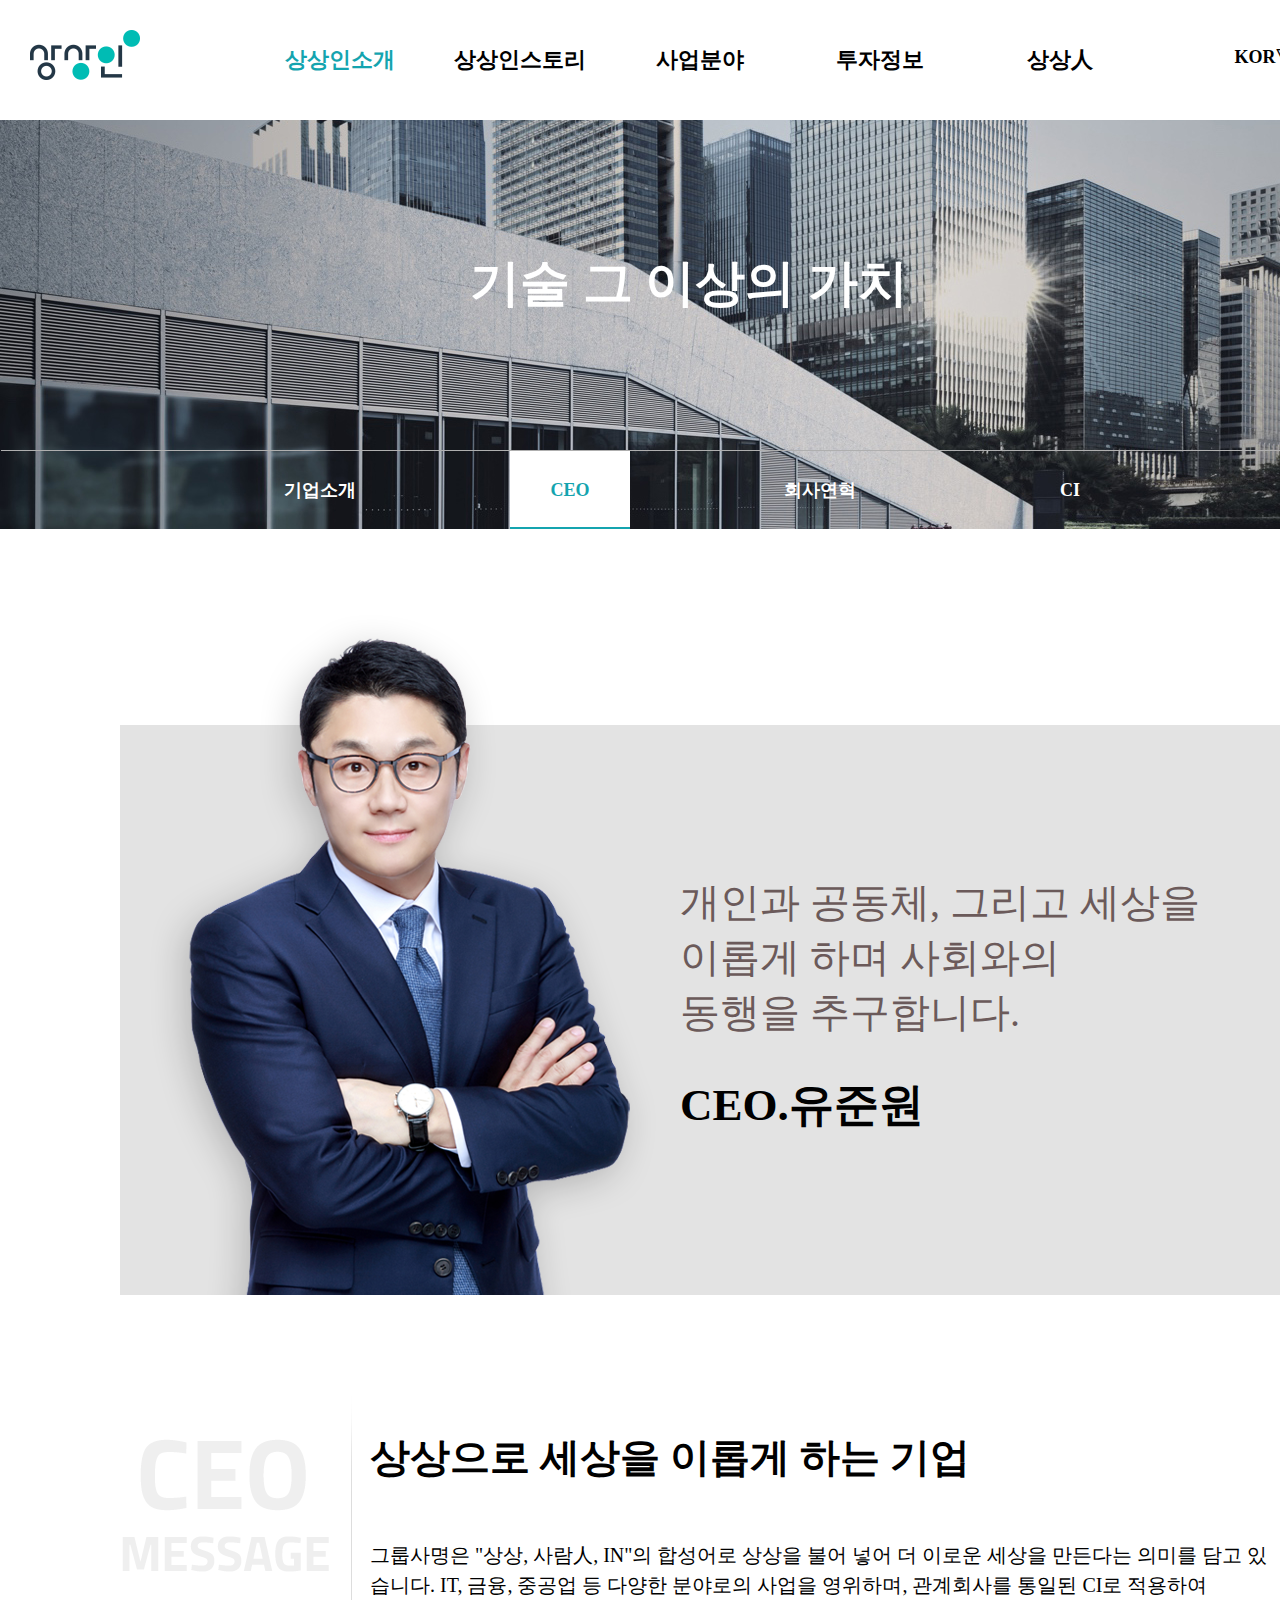
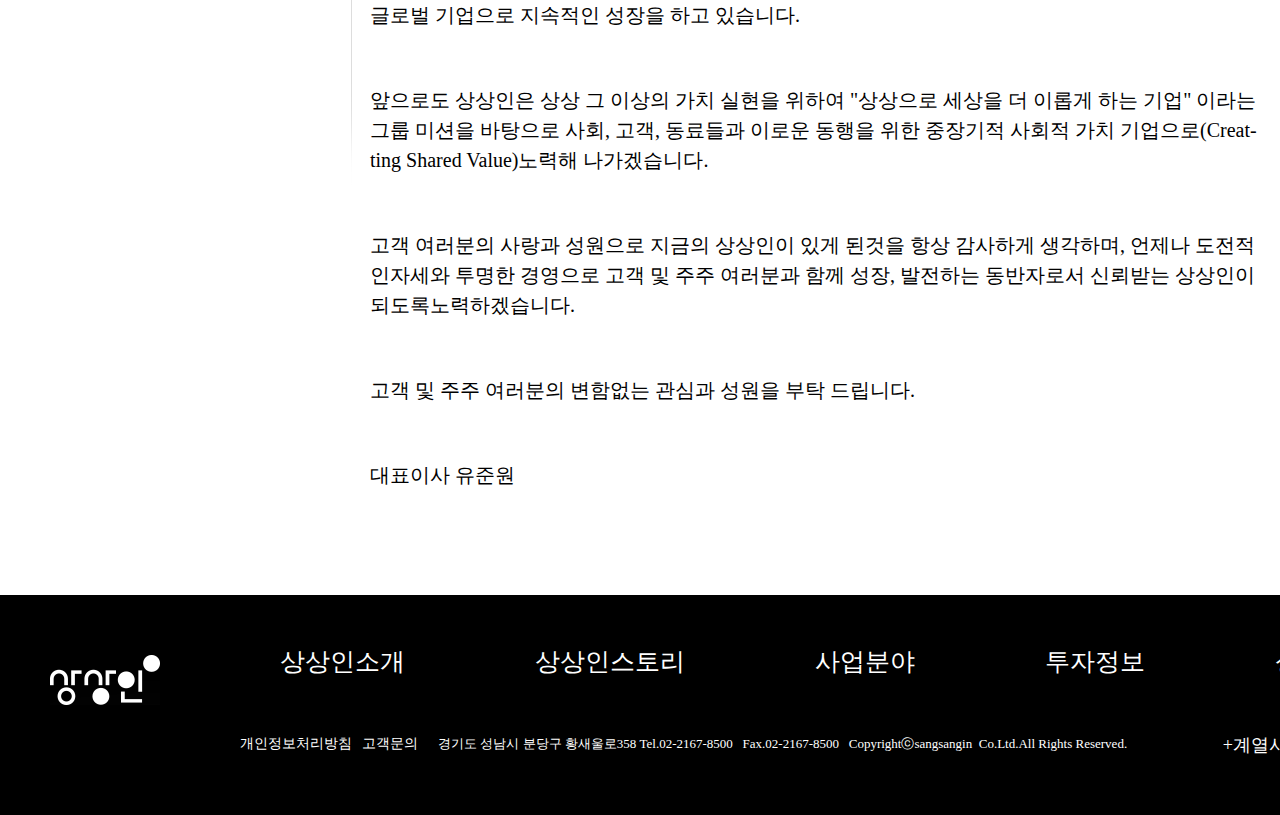
<file: ceo.html>
<!doctype html>
<html lang="ko">
<head>
	<meta charset="UTF-8">
	<meta name="Generator" content="EditPlus®">
	<meta name="Author" content="">
	<meta name="Keywords" content="">
	<meta name="Description" content="">
	<title>ceo</title>
	<link href="css/ceo.layout.css" rel="stylesheet" type="text/css" />
	<script src="js/jquery-1.12.3.js" type="text/javascript" text="javascript"></script>
</head>

<body>
	<div id="wrap">
		<header>
			<div id="logo">
				<h1><a href="https://seriiiiii.github.io/sangsangin/"><img src="img/logo_sangsangin.png" alt="no" /></a></h1>
			</div>
			<nav>
				<ul class="nav">
					<li class="nav1"><a href="introduce.html">
							<h2>상상인소개</h2>
						</a>
						<ul class="submenu">
							<li><a href="introduce.html">기업소개</a></li>
							<li><a href="ceo.html">CEO</a></li>
							<li><a href="history.html#">회사연혁</a></li>
							<li><a href="ci.html">CI</a></li>
						</ul>
					</li>
					<li><a href="story.html">
							<h2>상상인스토리</h2>
						</a>
						<ul class="submenu">
							<li><a href="story.html">사회공헌</a></li>
							<li><a href="story.html">상상인뉴스</a></li>
							<li><a href="story.html">상상인PR</a></li>
						</ul>
					</li>
					<li><a href="it.html">
							<h2>사업분야</h2>
						</a>
						<ul class="submenu">
							<li><a href="it.html">IT</a></li>
							<li><a href="it.html">금융</a></li>
							<li><a href="it.html">중공업</a></li>
						</ul>
					</li>
					<li><a href="invest.html">
							<h2>투자정보</h2>
						</a>
						<ul class="submenu">
							<li><a href="invest.html">재무정보</a></li>
							<li><a href="invest.html">공시정보</a></li>
							<li><a href="invest.html">주가정보</a></li>
							<li><a href="invest.html">공고자료</a></li>
						</ul>
					</li>
					<li><a href="sangsangin.html#">
							<h2>상상人</h2>
						</a>
						<ul class="submenu">
							<li><a href="sangsangin.html">인재상</a></li>
							<li><a href="sangsangin.html">채용정보</a></li>
							<li><a href="hsangsangin.html">채용공고</a></li>
						</ul>
					</li>
					<li class="clear"></li>
				</ul>
			</nav>
			<div id="btn">
				<button type="button" class="tit"><span>KOR▽</span></button>
				<button class="menu"><a href="#"><img src="img/lang.png" alt="no" /></a></button>
			</div>
			<div class="clear"></div>
		</header>
		<div id="slide">
			<div id="nav4">
				<button class="x"><a href="#"><span>X</span></a></button>
				<ul>
					<span id="line1"
						style="display:block; background-color:#afafaf; width:600px; height:1px;">&nbsp</span>
					<li class="a1"><a href="introduce.html">
							<h2>상상인 소개</h2>
						</a>
						<ul class="submenu1">
							<li><a href="introduce.html">기업소개</a></li>
							<li><a href="ceo.html">CEO</a></li>
							<li><a href="history.html#">회사연혁</a></li>
							<li><a href="ci.html">CI</a></li>
						</ul>
					</li>
					<span id="line2"
						style="display:block; background-color:#afafaf; width:600px; height:1px;">&nbsp</span>
					<li class="b1"><a href="story.html">
							<h2>상상인스토리</h2>
						</a>
						<ul class="submenu1">
							<li><a href="story.html">사회공헌</a></li>
							<li><a href="story.html">상상인뉴스</a></li>
							<li><a href="story.html">상상인PR</a></li>
						</ul>
					</li>
					<span id="line3"
						style="display:block; background-color:#afafaf; width:600px; height:1px;">&nbsp</span>
					<li class="c1"><a href="it.html">
							<h2>사업분야</h2>
						</a>
						<ul class="submenu1">
							<li><a href="it.html">IT</a></li>
							<li><a href="it.html">금융</a></li>
							<li><a href="it.html">중공업</a></li>
						</ul>
					</li>
					<span id="line4"
						style="display:block; background-color:#afafaf; width:600px; height:1px;">&nbsp</span>
					<li class="d1"><a href="invest.html">
							<h2>투자정보</h2>
						</a>
						<ul class="submenu1">
							<li><a href="invest.html">재무정보</a></li>
							<li><a href="invest.html">공시정보</a></li>
							<li><a href="invest.html">주가정보</a></li>
							<li><a href="invest.html">공고자료</a></li>
						</ul>
					</li>
					<span id="line5"
						style="display:block; background-color:#afafaf; width:600px; height:1px;">&nbsp</span>
					<li class="e1"><a href="sangsangin.html">
							<h2>상상人</h2>
						</a>
						<ul class="submenu1">
							<li><a href="sangsangin.html">인재상</a></li>
							<li><a href="sangsangin.html">채용제도</a></li>
							<li><a href="sangsangin.html">채용공고</a></li>
						</ul>
					</li>
				</ul>
			</div>
		</div>
		<div class="back">
			<ul>
				<li><a href="#"><img src="img/back.jpg" alt="no" /></a></li>
				<li><a href="#"><span>기술 그 이상의 가치</span></a></li>
			</ul>
			<ul class="nav2">
				<span id="line7" style="display:block; background-color:#afafaf; width:1400px; height:1px;">&nbsp</span>
				<li><a href="introduce.html">
						<h2>기업소개</h2>
					</a></li>
				<li><a href="ceo.html">
						<h2>CEO</h2>
					</a></li>
				<li><a href="history.html#">
						<h2>회사연혁</h2>
					</a></li>
				<li><a href="ci.html">
						<h2>CI</h2>
					</a></li>
			</ul>
		</div>
		<div id="section1">
			<div id="s">
				<ul>
					<li class="span1"><a href="#"><span>개인과 공동체, 그리고 세상을 이롭게 하며 사회와의<br /> 동행을 추구합니다.</span></a></li>
					<li class="span2"><a href="#"><span>CEO.유준원</span></a></li>
				</ul>
			</div>
			<div class="back2"></div>
			<div class="per"><a href="#"><img src="img/ceo1.png" alt="no" /></a></div>
		</div>
		<div id="message">
			<ul>
				<li class="img"><a href="#"><img src="img/ceo.png" alt="no" /></a></li>
				<li class="img2"><a href="#"><img src="img/line.png" alt="no" /></a></li>
				<li class="long">
					<h3>상상으로 세상을 이롭게 하는 기업</h3>
					<p>그룹사명은 "상상, 사람人, IN"의 합성어로 상상을 불어 넣어 더 이로운 세상을 만든다는 의미를 담고 있습니다. IT, 금융, 중공업 등 다양한 분야로의 사업을 영위하며,
						관계회사를 통일된 CI로 적용하여<br /> 글로벌 기업으로 지속적인 성장을 하고 있습니다.</p>

					<p>앞으로도 상상인은 상상 그 이상의 가치 실현을 위하여 "상상으로 세상을 더 이롭게 하는 기업" 이라는그룹 미션을 바탕으로 사회, 고객, 동료들과 이로운 동행을 위한 중장기적
						사회적 가치 기업으로(Creat-ting Shared Value)노력해 나가겠습니다.</p>

					<p>고객 여러분의 사랑과 성원으로 지금의 상상인이 있게 된것을 항상 감사하게 생각하며, 언제나 도전적인자세와 투명한 경영으로 고객 및 주주 여러분과 함께 성장, 발전하는
						동반자로서 신뢰받는 상상인이 되도록노력하겠습니다.</p>
					<p>고객 및 주주 여러분의 변함없는 관심과 성원을 부탁 드립니다.</p>
					<p>대표이사 유준원</p>
				</li>
			</ul>
		</div>
		<footer>
			<ul>
				<li class="f_logo"><a href="#"><img src="img/logo_sangsangin_w.png" alt="no" /></a></li>
				<li class="f_nav">
					<ul>
						<li><a href="#">
								<h2>상상인소개</h2>
							</a></li>
						<li><a href="#">
								<h2>상상인스토리</h2>
							</a></li>
						<li><a href="#">
								<h2>사업분야</h2>
							</a></li>
						<li><a href="#">
								<h2>투자정보</h2>
							</a></li>
						<li><a href="#">
								<h2>상상人</h2>
							</a></li>
					</ul>
				</li>
				<li class="sns">
					<ul>
						<li><a href="#">
								<h2>개인정보처리방침</h2>
							</a></li>
						<li><a href="#">
								<h2>고객문의</h2>
							</a></li>
					</ul>
				</li>
				<li class="copyright"><a href="#"><span>경기도 성남시 분당구 황새울로358 Tel.02-2167-8500 &nbsp Fax.02-2167-8500
							&nbsp Copyrightⓒsangsangin&nbsp Co.Ltd.All Rights Reserved.</span></a>
				</li>
				<button>+계열사 바로가기</button>
			</ul>
		</footer>
		<div id="pop_body">
			<ul>
				<li class="ko"><a href="#">
						<h3>KOR</h3>
					</a></li>
				<li class="en"><a href="#">
						<h3>ENG</h3>
					</a></li>
				<ul>
		</div>
	</div>
	<script src="js/ceo.script.js"></script>
</body>

</html>
</file>
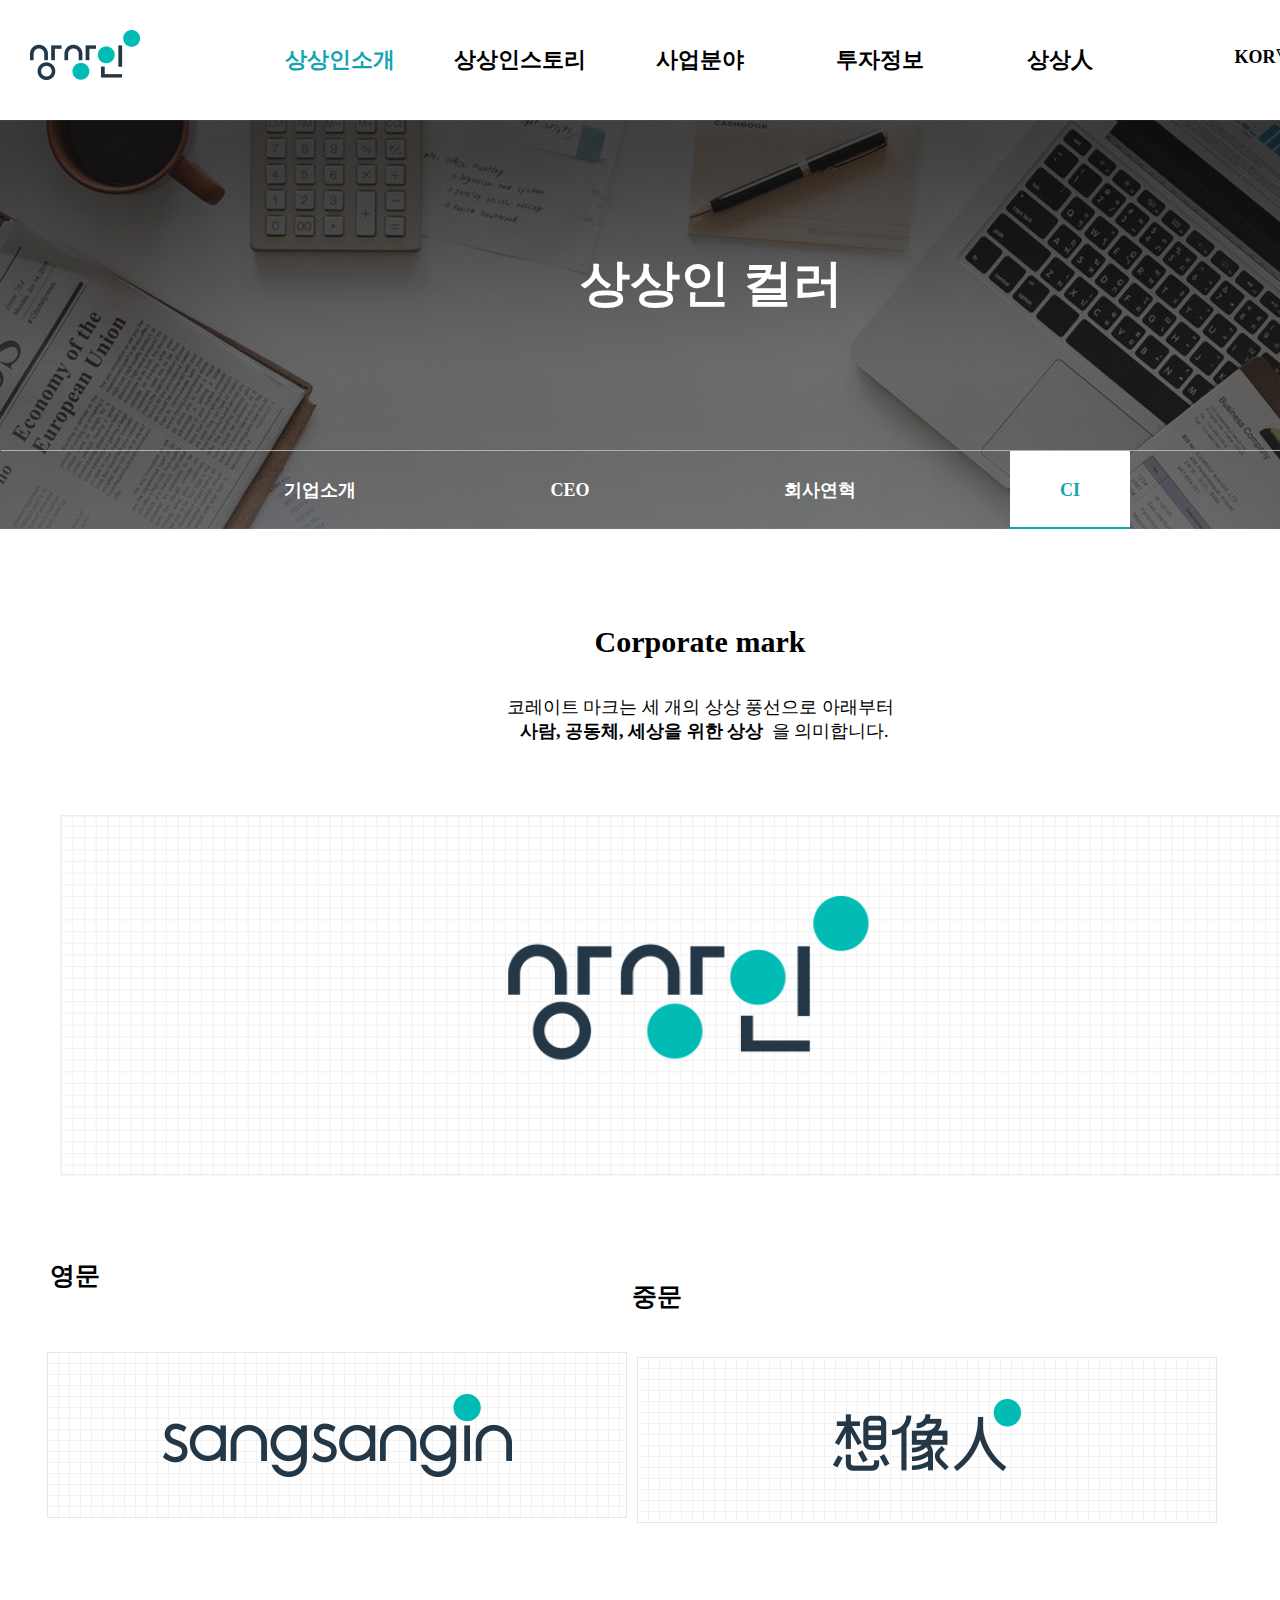
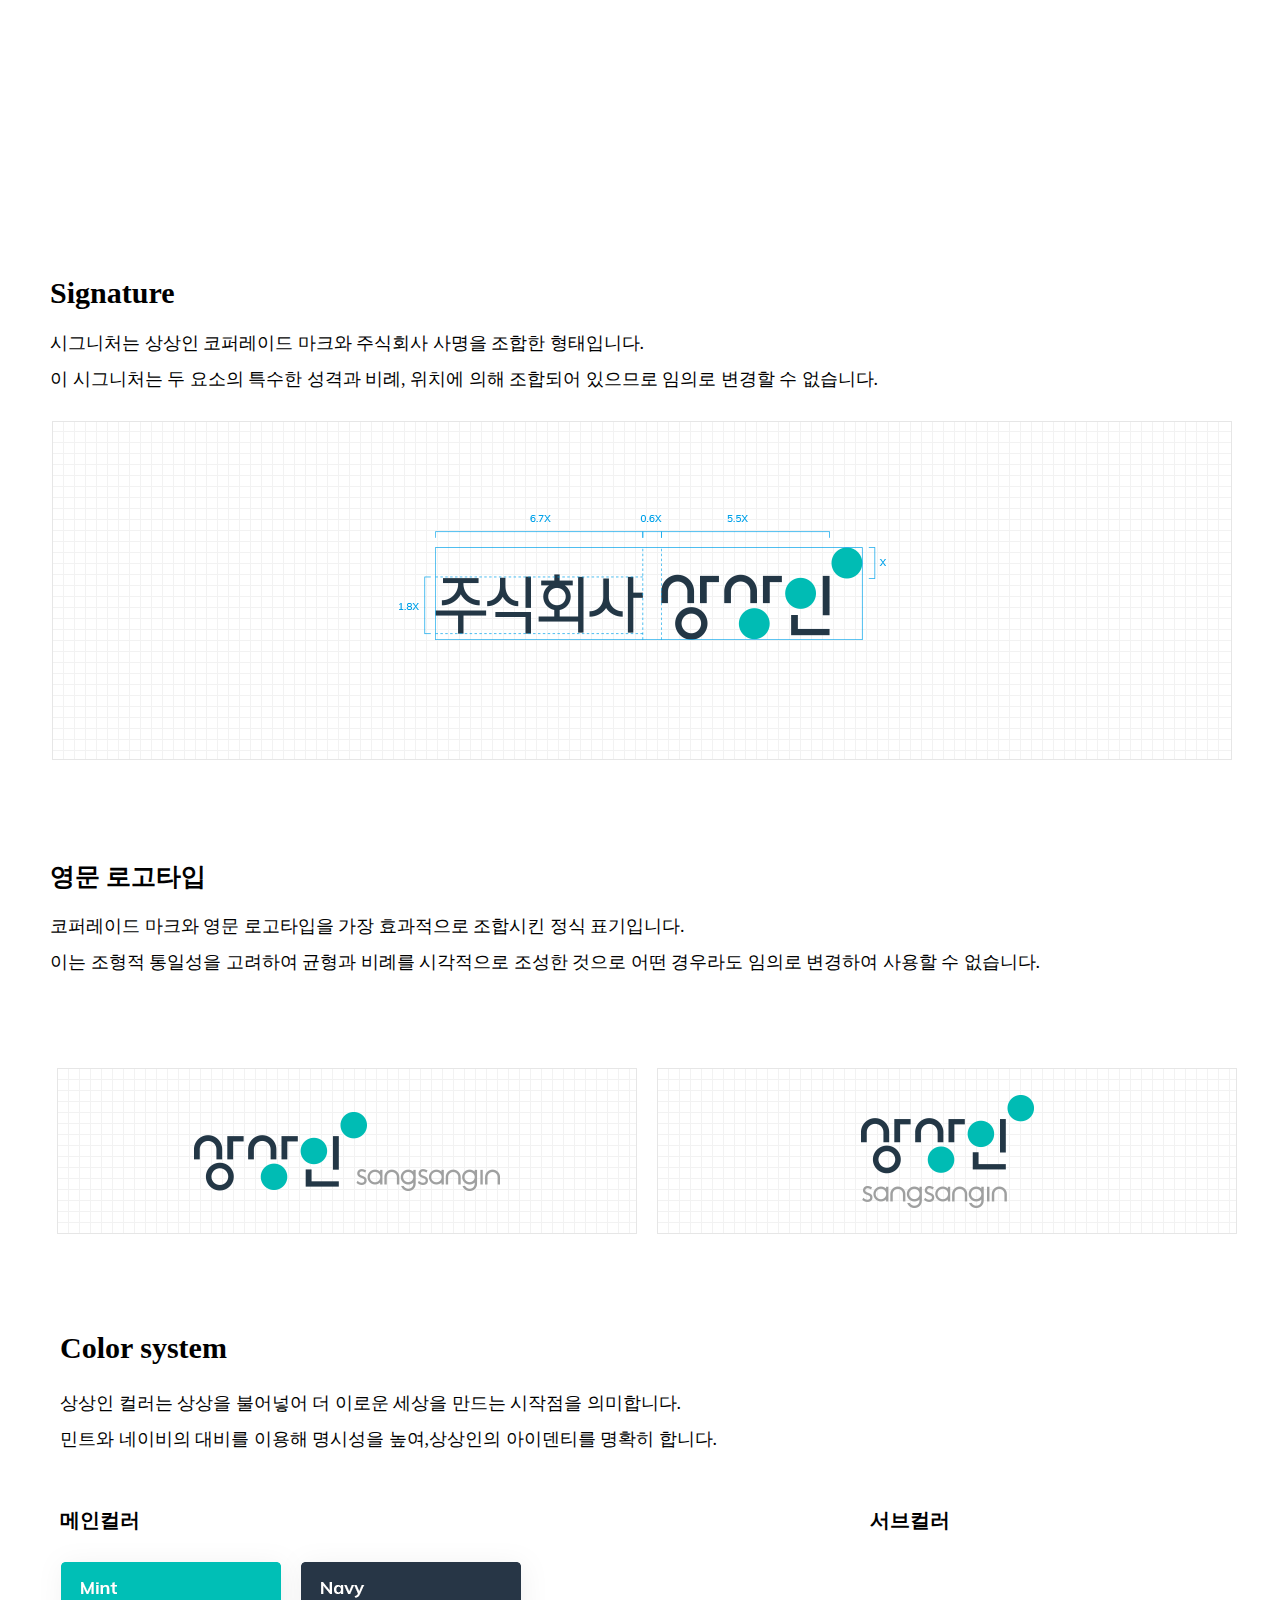
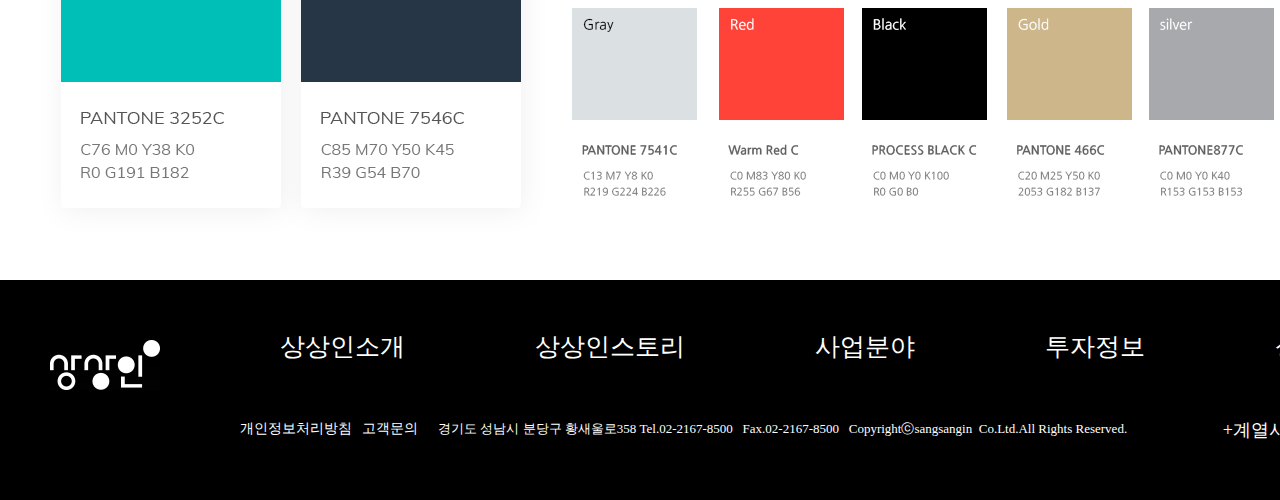
<file: ci.html>
<!doctype html>
<html lang="ko">

<head>
	<meta charset="UTF-8">
	<meta name="Generator" content="EditPlus®">
	<meta name="Author" content="">
	<meta name="Keywords" content="">
	<meta name="Description" content="">
	<link rel="stylesheet" href="css/ci.css" type="text/css" />
	<script src="js/jquery-1.12.3.js" type="text/javascript" text="javascript"></script>
	<title>ci</title>
</head>

<body>
	<div id="wrap">
		<header>
			<div id="logo">
				<h1><a href="https://seriiiiii.github.io/sangsangin/"><img src="img/logo_sangsangin.png" alt="no" /></a></h1>
			</div>
			<nav>
				<ul class="nav">
					<li class="nav1"><a href="introduce.html">
							<h2>상상인소개</h2>
						</a>
						<ul class="submenu">
							<li><a href="introduce.html">기업소개</a></li>
							<li><a href="ceo.html">CEO</a></li>
							<li><a href="history.html#">회사연혁</a></li>
							<li><a href="ci.html">CI</a></li>
						</ul>
					</li>
					<li><a href="story.html">
							<h2>상상인스토리</h2>
						</a>
						<ul class="submenu">
							<li><a href="story.html">사회공헌</a></li>
							<li><a href="story.html">상상인뉴스</a></li>
							<li><a href="story.html">상상인PR</a></li>
						</ul>
					</li>
					<li><a href="it.html">
							<h2>사업분야</h2>
						</a>
						<ul class="submenu">
							<li><a href="it.html">IT</a></li>
							<li><a href="it.html">금융</a></li>
							<li><a href="it.html">중공업</a></li>
						</ul>
					</li>
					<li><a href="invest.html">
							<h2>투자정보</h2>
						</a>
						<ul class="submenu">
							<li><a href="invest.html">재무정보</a></li>
							<li><a href="invest.html">공시정보</a></li>
							<li><a href="invest.html">주가정보</a></li>
							<li><a href="invest.html">공고자료</a></li>
						</ul>
					</li>
					<li><a href="sangsangin.html#">
							<h2>상상人</h2>
						</a>
						<ul class="submenu">
							<li><a href="sangsangin.html#">인재상</a></li>
							<li><a href="sangsangin.html#">채용정보</a></li>
							<li><a href="hsangsangin.html#">채용공고</a></li>
						</ul>
					</li>
					<li class="clear"></li>
				</ul>
			</nav>
			<div id="btn">
				<button type="button" class="tit"><span>KOR▽</span></button>
				<button class="menu"><a href="#"><img src="img/lang.png" alt="no" /></a></button>
			</div>
			<div class="clear"></div>
		</header>
		<div id="slide">
			<div id="nav4">
				<button class="x"><a href="#"><span>X</span></a></button>
				<ul>
					<span id="line1"
						style="display:block; background-color:#afafaf; width:600px; height:1px;">&nbsp</span>
					<li class="a1"><a href="introduce.html">
							<h2>상상인 소개</h2>
						</a>
						<ul class="submenu1">
							<li><a href="introduce.html">기업소개</a></li>
							<li><a href="ceo.html">CEO</a></li>
							<li><a href="history.html#">회사연혁</a></li>
							<li><a href="ci.html">CI</a></li>
						</ul>
					</li>
					<span id="line2"
						style="display:block; background-color:#afafaf; width:600px; height:1px;">&nbsp</span>
					<li class="b1"><a href="story.html">
							<h2>상상인스토리</h2>
						</a>
						<ul class="submenu1">
							<li><a href="story.html">사회공헌</a></li>
							<li><a href="story.html">상상인뉴스</a></li>
							<li><a href="story.html">상상인PR</a></li>
						</ul>
					</li>
					<span id="line3"
						style="display:block; background-color:#afafaf; width:600px; height:1px;">&nbsp</span>
					<li class="c1"><a href="it.html">
							<h2>사업분야</h2>
						</a>
						<ul class="submenu1">
							<li><a href="it.html">IT</a></li>
							<li><a href="it.html">금융</a></li>
							<li><a href="it.html">중공업</a></li>
						</ul>
					</li>
					<span id="line4"
						style="display:block; background-color:#afafaf; width:600px; height:1px;">&nbsp</span>
					<li class="d1"><a href="invest.html">
							<h2>투자정보</h2>
						</a>
						<ul class="submenu1">
							<li><a href="invest.html">재무정보</a></li>
							<li><a href="invest.html">공시정보</a></li>
							<li><a href="invest.html">주가정보</a></li>
							<li><a href="invest.html">공고자료</a></li>
						</ul>
					</li>
					<span id="line5"
						style="display:block; background-color:#afafaf; width:600px; height:1px;">&nbsp</span>
					<li class="e1"><a href="sangsangin.html">
							<h2>상상人</h2>
						</a>
						<ul class="submenu1">
							<li><a href="sangsangin.html">인재상</a></li>
							<li><a href="sangsangin.html">채용제도</a></li>
							<li><a href="sangsangin.html">채용공고</a></li>
						</ul>
					</li>
				</ul>
			</div>
		</div>
		<div class="back">
			<ul>
				<li><a href="#"><img src="img/back5.jpg" alt="no" /></a></li>
				<li><a href="#"><span>상상인 컬러</span></a></li>
			</ul>
			<ul class="nav2">
				<span id="line7" style="display:block; background-color:#afafaf; width:1400px; height:1px;">&nbsp</span>
				<li><a href="introduce.html">
						<h2>기업소개</h2>
					</a></li>
				<li><a href="ceo.html">
						<h2>CEO</h2>
					</a></li>
				<li><a href="history.html#">
						<h2>회사연혁</h2>
					</a></li>
				<li><a href="ci.html">
						<h2>CI</h2>
					</a></li>
			</ul>
		</div>
		<div id="section1">
			<h3>Corporate mark</h3>
			<p class="sp">코레이트 마크는 세 개의 상상 풍선으로 아래부터</p>
			<p class="sp1">사람, 공동체, 세상을 위한 상상</p>
			<p class="sp2">을 의미합니다.</p>
			<a href="#"><img src="img/mark.png" alt="no" /></a>
		</div>
		<div class="clear"></div>
		<div id="section2">
			<ul class="left">
				<h3>영문</h3>
				<li>

					<a href="#"><img src="img/logo-eg.png" alt="no" /></a>
				</li>
			</ul>
			<ul class="right">
				<h3>중문</h3>
				<li>

					<a href="#"><img src="img/logo-ko.png" alt="no" /></a>
				</li>
			</ul>
		</div>
		<div id="section3">
			<h3>Signature</h3>
			<p>
				시그니처는 상상인 코퍼레이드 마크와 주식회사 사명을 조합한 형태입니다.<br />
				이 시그니처는 두 요소의 특수한 성격과 비례, 위치에 의해 조합되어 있으므로 임의로 변경할 수 없습니다.
			</p>
			<a href="#"><img src="img/sig.png" alt="no" /></a>
		</div>
		<div id="section4">
			<h3>영문 로고타입</h3>
			<p>
				코퍼레이드 마크와 영문 로고타입을 가장 효과적으로 조합시킨 정식 표기입니다.<br />
				이는 조형적 통일성을 고려하여 균형과 비례를 시각적으로 조성한 것으로 어떤 경우라도 임의로 변경하여 사용할 수 없습니다.
			</p>
		</div>
		<div id="section4_2">
			<ul>
				<li class="logoa"><a href="#"><img src="img/logoa.png" alt="no" /></a></li>
				<li class="logob"><a href="#"><img src="img/logob.png" alt="no" /></a></li>
			</ul>
		</div>
		<div id="section5">
			<ul class="top">
				<h3>Color system</h3>
				<p>
					상상인 컬러는 상상을 불어넣어 더 이로운 세상을 만드는 시작점을 의미합니다.<br />
					민트와 네이비의 대비를 이용해 명시성을 높여,상상인의 아이덴티를 명확히 합니다.
				</p>
			</ul>
			<ul class="left2">
				<h3>메인컬러</h3>
				<li>
					<a href="#"><img src="img/maincolor.png" alt="no" /></a>
				</li>
			</ul>
			<ul class="right2">
				<h3>서브컬러</h3>
				<li>
					<a href="#"><img src="img/subcolor.png" alt="no" /></a>
				</li>
			</ul>
		</div>
		<footer>
			<ul>
				<li class="f_logo"><a href="#"><img src="img/logo_sangsangin_w.png" alt="no" /></a></li>
				<li class="f_nav">
					<ul>
						<li><a href="#">
								<h2>상상인소개</h2>
							</a></li>
						<li><a href="#">
								<h2>상상인스토리</h2>
							</a></li>
						<li><a href="#">
								<h2>사업분야</h2>
							</a></li>
						<li><a href="#">
								<h2>투자정보</h2>
							</a></li>
						<li><a href="#">
								<h2>상상人</h2>
							</a></li>
					</ul>
				</li>
				<li class="sns">
					<ul>
						<li><a href="#">
								<h2>개인정보처리방침</h2>
							</a></li>
						<li><a href="#">
								<h2>고객문의</h2>
							</a></li>
					</ul>
				</li>
				<li class="copyright"><a href="#"><span>경기도 성남시 분당구 황새울로358 Tel.02-2167-8500 &nbsp Fax.02-2167-8500
							&nbsp Copyrightⓒsangsangin&nbsp Co.Ltd.All Rights Reserved.</span></a>
				</li>
				<button>+계열사 바로가기</button>
			</ul>
		</footer>
		<div id="pop_body">
			<ul>
				<li class="ko"><a href="#">
						<h3>KOR</h3>
					</a></li>
				<li class="en"><a href="#">
						<h3>ENG</h3>
					</a></li>
				<ul>
		</div>
	</div>
	<script src="js/ceo.script.js"></script>
</body>

</html>
</file>
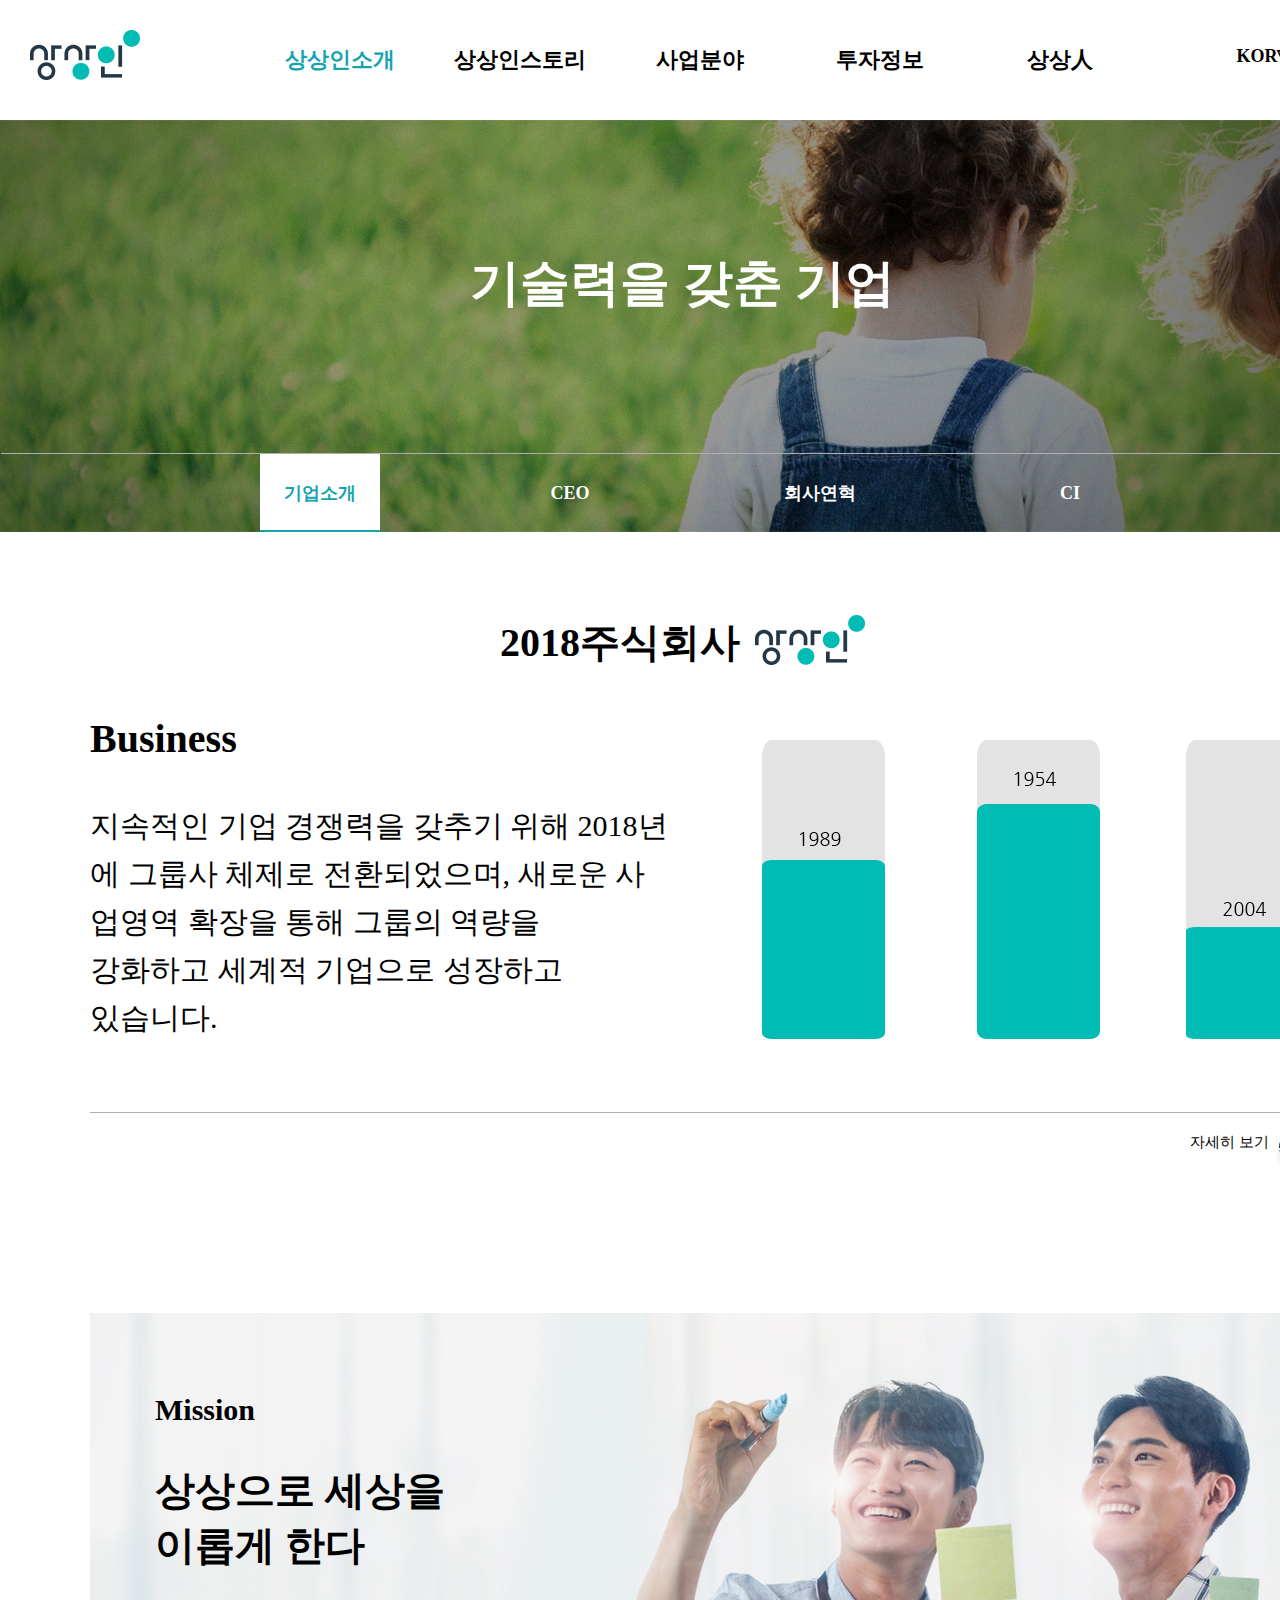
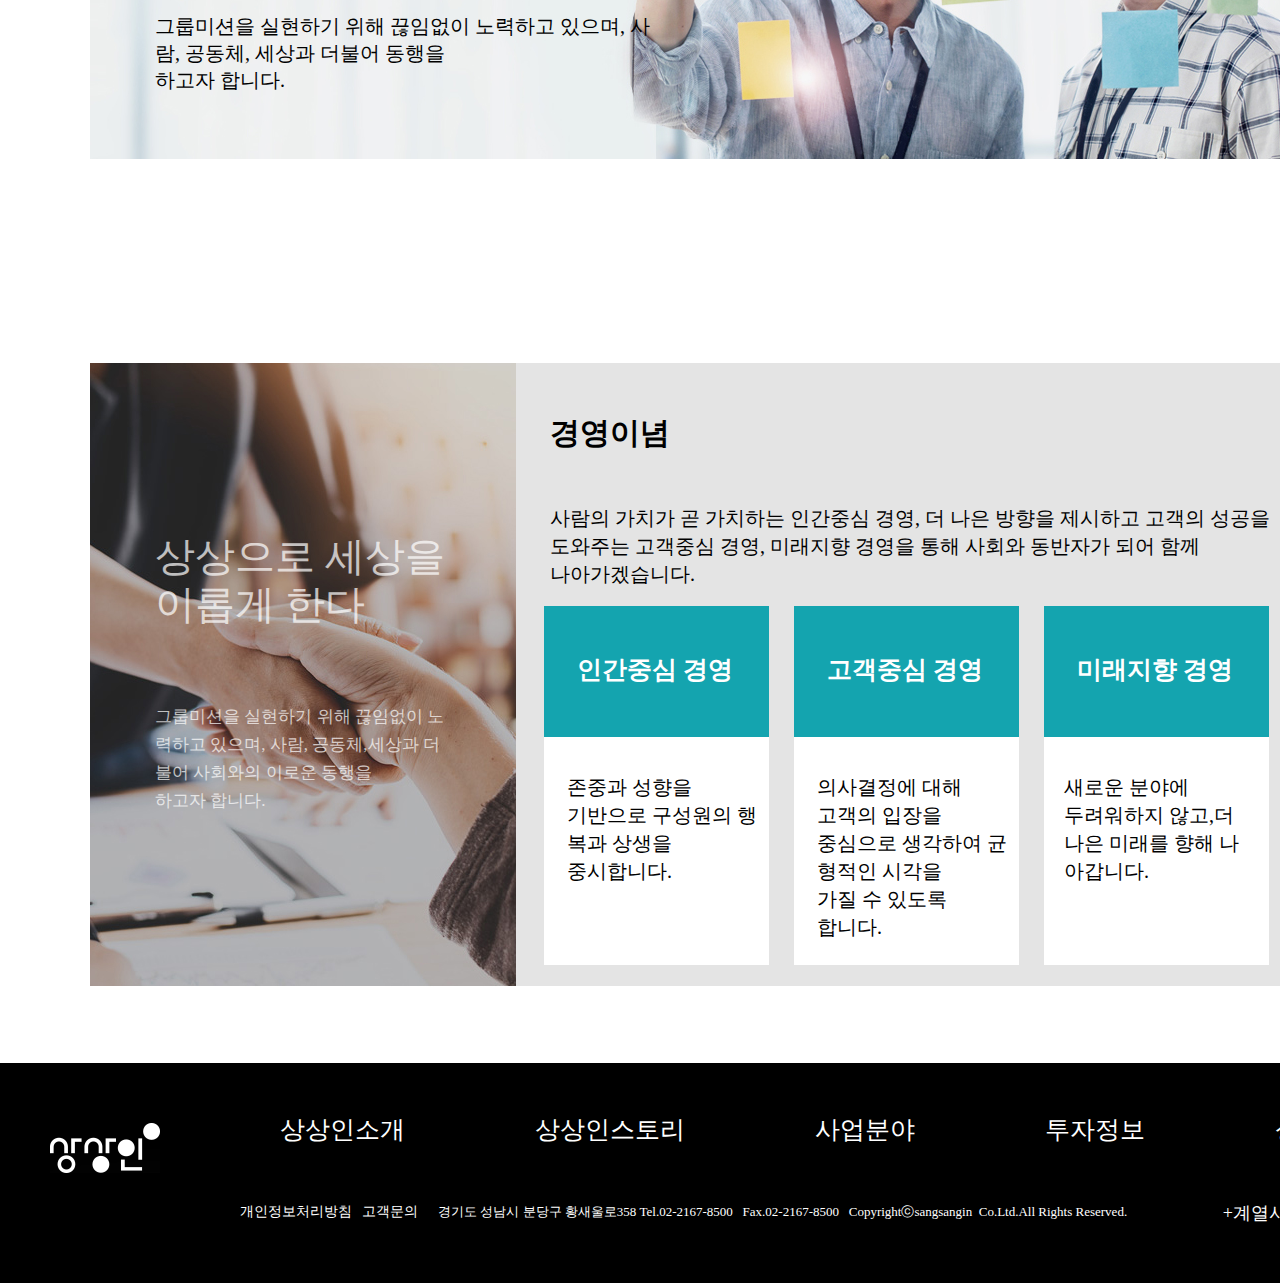
<file: introduce.html>
<!doctype html>
<html lang="en">

<head>
	<meta charset="UTF-8">
	<meta name="Generator" content="EditPlus®">
	<meta name="Author" content="">
	<meta name="Keywords" content="">
	<meta name="Description" content="">
	<link rel="stylesheet" type="text/css" href="css/introduce.css" />
	<script src="js/jquery-1.12.3.js" type="text/javascript" text="javascript"></script>
	<title>Document</title>
</head>

<body>
	<div id="wrap">
		<header>
			<div id="logo">
				<h1><a href="https://seriiiiii.github.io/sangsangin/"><img src="img/logo_sangsangin.png" alt="no" /></a></h1>
			</div>
			<nav>
				<ul class="nav">
					<li class="nav1"><a href="introduce.html">
							<h2>상상인소개</h2>
						</a>
						<ul class="submenu">
							<li><a href="introduce.html">기업소개</a></li>
							<li><a href="ceo.html">CEO</a></li>
							<li><a href="history.html#">회사연혁</a></li>
							<li><a href="ci.html">CI</a></li>
						</ul>
					</li>
					<li><a href="story.html">
							<h2>상상인스토리</h2>
						</a>
						<ul class="submenu">
							<li><a href="story.html">사회공헌</a></li>
							<li><a href="story.html">상상인뉴스</a></li>
							<li><a href="story.html">상상인PR</a></li>
						</ul>
					</li>
					<li><a href="it.html">
							<h2>사업분야</h2>
						</a>
						<ul class="submenu">
							<li><a href="it.html">IT</a></li>
							<li><a href="it.html">금융</a></li>
							<li><a href="it.html">중공업</a></li>
						</ul>
					</li>
					<li><a href="invest.html">
							<h2>투자정보</h2>
						</a>
						<ul class="submenu">
							<li><a href="invest.html">재무정보</a></li>
							<li><a href="invest.html">공시정보</a></li>
							<li><a href="invest.html">주가정보</a></li>
							<li><a href="invest.html">공고자료</a></li>
						</ul>
					</li>
					<li><a href="sangsangin.html#">
							<h2>상상人</h2>
						</a>
						<ul class="submenu">
							<li><a href="sangsangin.html#">인재상</a></li>
							<li><a href="sangsangin.html#">채용정보</a></li>
							<li><a href="hsangsangin.html#">채용공고</a></li>
						</ul>
					</li>
					<li class="clear"></li>
				</ul>
			</nav>
			<div id="btn">
				<button type="button" class="tit"><span>KOR▽</span></button>
				<button class="menu"><a href="#"><img src="img/lang.png" alt="no" /></a></button>
			</div>
			<div class="clear"></div>
		</header>
		<div id="slide">
			<div id="nav4">
				<button class="x"><a href="#"><span>X</span></a></button>
				<ul>
					<span id="line1"
						style="display:block; background-color:#afafaf; width:600px; height:1px;">&nbsp</span>
					<li class="a1"><a href="introduce.html">
							<h2>상상인 소개</h2>
						</a>
						<ul class="submenu1">
							<li><a href="introduce.html">기업소개</a></li>
							<li><a href="ceo.html">CEO</a></li>
							<li><a href="history.html#">회사연혁</a></li>
							<li><a href="ci.html">CI</a></li>
						</ul>
					</li>
					<span id="line2"
						style="display:block; background-color:#afafaf; width:600px; height:1px;">&nbsp</span>
					<li class="b1"><a href="story.html">
							<h2>상상인스토리</h2>
						</a>
						<ul class="submenu1">
							<li><a href="story.html">사회공헌</a></li>
							<li><a href="story.html">상상인뉴스</a></li>
							<li><a href="story.html">상상인PR</a></li>
						</ul>
					</li>
					<span id="line3"
						style="display:block; background-color:#afafaf; width:600px; height:1px;">&nbsp</span>
					<li class="c1"><a href="it.html">
							<h2>사업분야</h2>
						</a>
						<ul class="submenu1">
							<li><a href="it.html">IT</a></li>
							<li><a href="it.html">금융</a></li>
							<li><a href="it.html">중공업</a></li>
						</ul>
					</li>
					<span id="line4"
						style="display:block; background-color:#afafaf; width:600px; height:1px;">&nbsp</span>
					<li class="d1"><a href="invest.html">
							<h2>투자정보</h2>
						</a>
						<ul class="submenu1">
							<li><a href="invest.html">재무정보</a></li>
							<li><a href="invest.html">공시정보</a></li>
							<li><a href="invest.html">주가정보</a></li>
							<li><a href="invest.html">공고자료</a></li>
						</ul>
					</li>
					<span id="line5"
						style="display:block; background-color:#afafaf; width:600px; height:1px;">&nbsp</span>
					<li class="e1"><a href="sangsangin.html">
							<h2>상상人</h2>
						</a>
						<ul class="submenu1">
							<li><a href="sangsangin.html">인재상</a></li>
							<li><a href="sangsangin.html">채용제도</a></li>
							<li><a href="sangsangin.html">채용공고</a></li>
						</ul>
					</li>
				</ul>
			</div>
		</div>
		<div class="back">
			<ul>
				<li><a href="#"><img src="img/bc.jpg" alt="no" /></a></li>
				<li><a href="#"><span>기술력을 갖춘 기업</span></a></li>
			</ul>
			<ul class="nav2">
				<span id="line7" style="display:block; background-color:#afafaf; width:1400px; height:1px;">&nbsp</span>
				<li><a href="introduce.html">
						<h2>기업소개</h2>
					</a></li>
				<li><a href="ceo.html">
						<h2>CEO</h2>
					</a></li>
				<li><a href="history.html#">
						<h2>회사연혁</h2>
					</a></li>
				<li><a href="ci.html">
						<h2>CI</h2>
					</a></li>
			</ul>
		</div>
		<div id="section1">
			<ul class="name">
				<li>
					<h3>2018주식회사</h3>
					<a href="#"><img src="img/logo_sangsangin.png" alt="no" /></a>
				</li>
			</ul>
			<ul class="bo">
				<li>
					<h3>Business</h3>
					<p>지속적인 기업 경쟁력을 갖추기 위해 2018년에 그룹사 체제로 전환되었으며, 새로운 사업영역 확장을 통해 그룹의 역량을<br /> 강화하고 세계적 기업으로 성장하고<br />
						있습니다.</p>
				</li>
			</ul>
			<ul class="bu">
				<li><a href="#"><img src="img/1989.png" alt="no" /></a></li>
				<li><a href="#"><img src="img/1954.png" alt="no" /></a></li>
				<li><a href="#"><img src="img/2004.png" alt="no" /></a></li>

			</ul>
			<span id="line9" style="display:block; background-color:#afafaf; width:1220px; height:1px;">&nbsp</span>
			<ul class="lo">
				<li><a href="#"><span>자세히 보기</span></a></li>
				<li><a href="#"><img src="img/bg_main_business_link.png" alt="no" /></a></li>
			</ul>
		</div>
		<div id="section2">
			<li>
				<h3>Mission</h3>
				<span>상상으로 세상을 이롭게 한다</span>
				<p>
					그룹미션을 실현하기 위해 끊임없이 노력하고 있으며, 사람, 공동체, 세상과 더불어 동행을<br /> 하고자 합니다.
				</p>
			</li>
			<li class="co_back"><a href="#"><img src="img/back2.jpg" alt="no" /></a></li>
		</div>
		<div id="section3">
			<ul class="left">
				<h3>상상으로 세상을 이롭게 한다</h3>
				<p>
					그룹미션을 실현하기 위해 끊임없이 노력하고 있으며, 사람, 공동체,세상과 더불어 사회와의 이로운 동행을<br /> 하고자 합니다.
				</p>
				<li><a href="#"><img src="img/back3.jpg" alt="no" /></a></li>
			</ul>
			<div class="background"></div>
			<ul class="right">
				<h3>경영이념</h3>
				<p>
					사람의 가치가 곧 가치하는 인간중심 경영, 더 나은 방향을 제시하고 고객의 성공을 도와주는 고객중심 경영, 미래지향 경영을 통해 사회와 동반자가 되어 함께<br />
					나아가겠습니다.
				</p>
			</ul>
			<ul class="right_2">
				<li class="p">
					<h3>인간중심 경영</h3>
					<p>존중과 성향을<br />기반으로 구성원의 행복과 상생을<br /> 중시합니다.</p>
					<a href="#"><img src="img/box.png" alt="no" /></a>
				</li>
				<li class="l">
					<h3>고객중심 경영</h3>
					<p>의사결정에 대해<br /> 고객의 입장을<br /> 중심으로 생각하여 균형적인 시각을<br /> 가질 수 있도록<br /> 합니다.</p>
					<a href="#"><img src="img/box.png" alt="no" /></a>
				</li>
				<li class="m">
					<h3>미래지향 경영</h3>
					<p>새로운 분야에<br /> 두려워하지 않고,더 나은 미래를 향해 나아갑니다.</p>
					<a href="#"><img src="img/box.png" alt="no" /></a>
				</li>
			</ul>
		</div>
		<footer>
			<ul>
				<li class="f_logo"><a href="#"><img src="img/logo_sangsangin_w.png" alt="no" /></a></li>
				<li class="f_nav">
					<ul>
						<li><a href="#">
								<h2>상상인소개</h2>
							</a></li>
						<li><a href="#">
								<h2>상상인스토리</h2>
							</a></li>
						<li><a href="#">
								<h2>사업분야</h2>
							</a></li>
						<li><a href="#">
								<h2>투자정보</h2>
							</a></li>
						<li><a href="#">
								<h2>상상人</h2>
							</a></li>
					</ul>
				</li>
				<li class="sns">
					<ul>
						<li><a href="#">
								<h2>개인정보처리방침</h2>
							</a></li>
						<li><a href="#">
								<h2>고객문의</h2>
							</a></li>
					</ul>
				</li>
				<li class="copyright"><a href="#"><span>경기도 성남시 분당구 황새울로358 Tel.02-2167-8500 &nbsp Fax.02-2167-8500
							&nbsp Copyrightⓒsangsangin&nbsp Co.Ltd.All Rights Reserved.</span></a>
				</li>
				<button>+계열사 바로가기</button>
			</ul>
		</footer>
		<div id="pop_body">
			<ul>
				<li class="ko"><a href="#">
						<h3>KOR</h3>
					</a></li>
				<li class="en"><a href="#">
						<h3>ENG</h3>
					</a></li>
				<ul>
		</div>
	</div>
	<script src="js/ceo.script.js"></script>
</body>

</html>
</file>
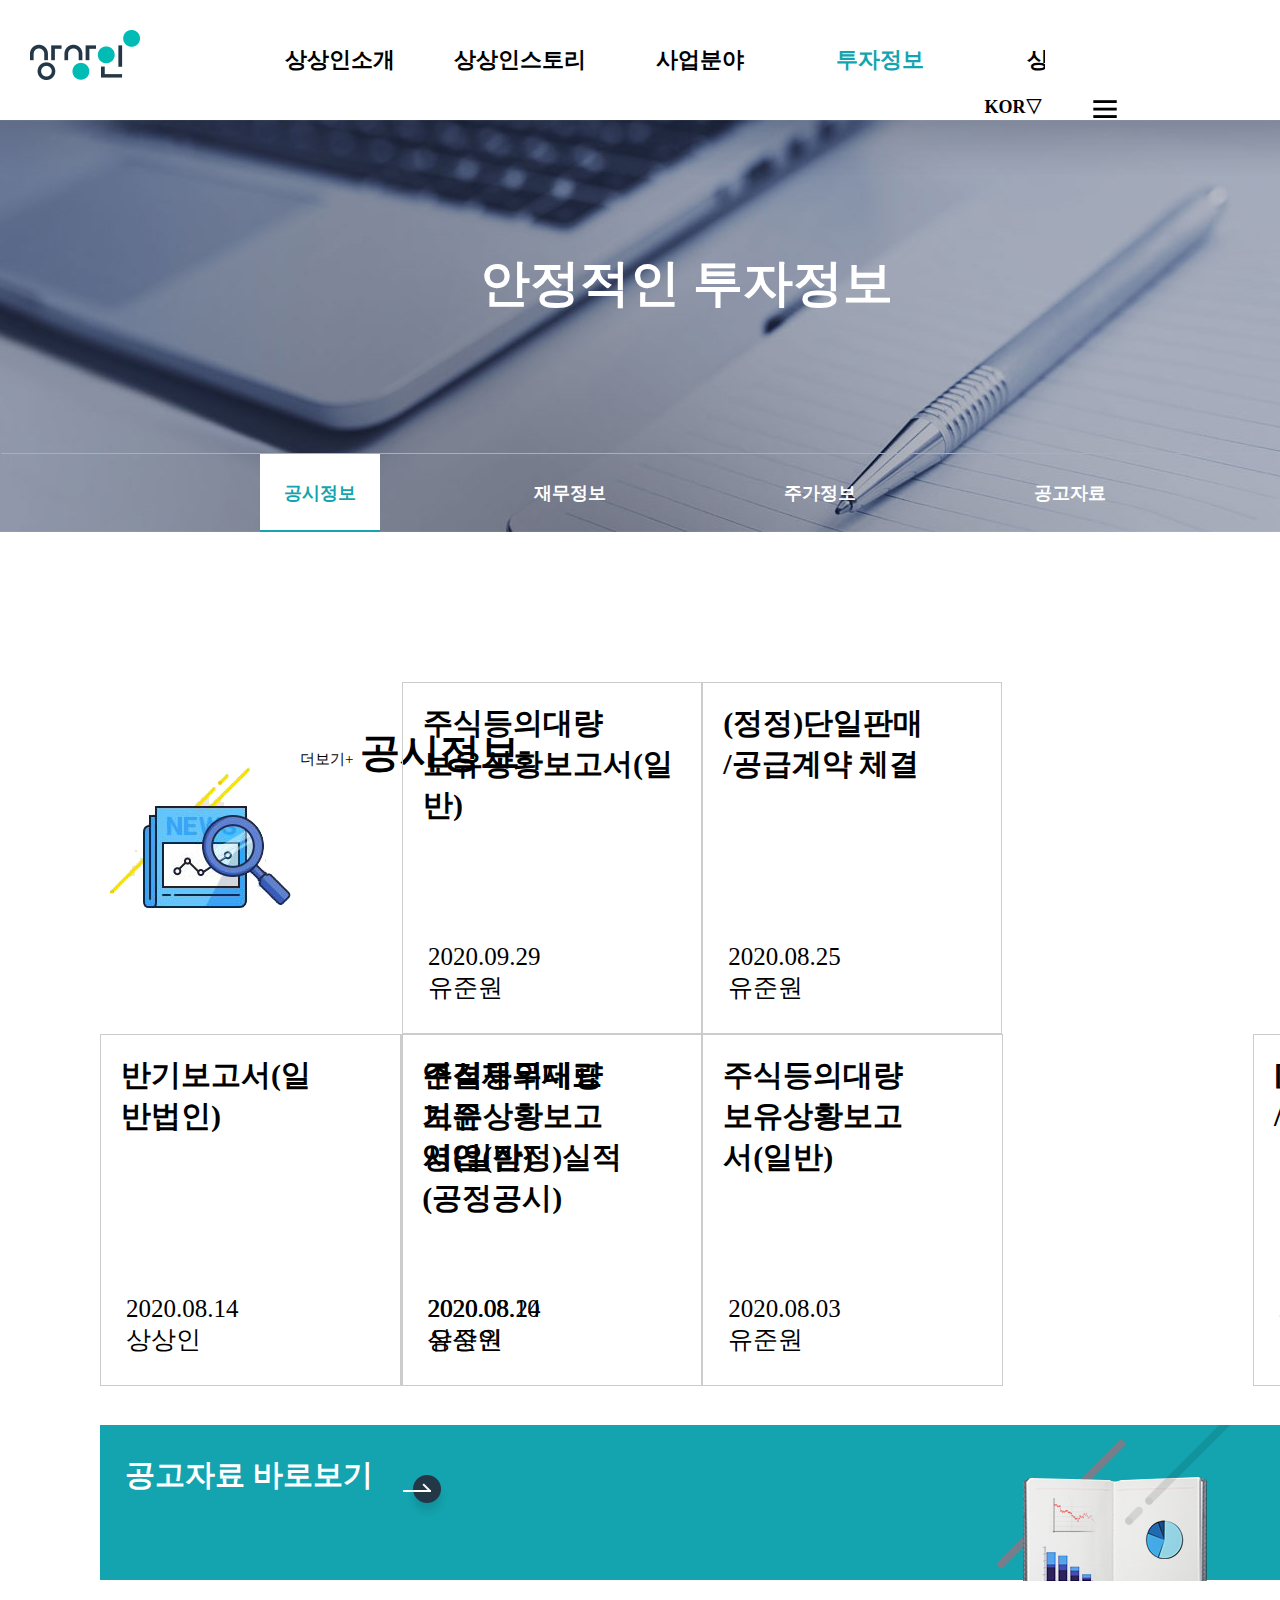
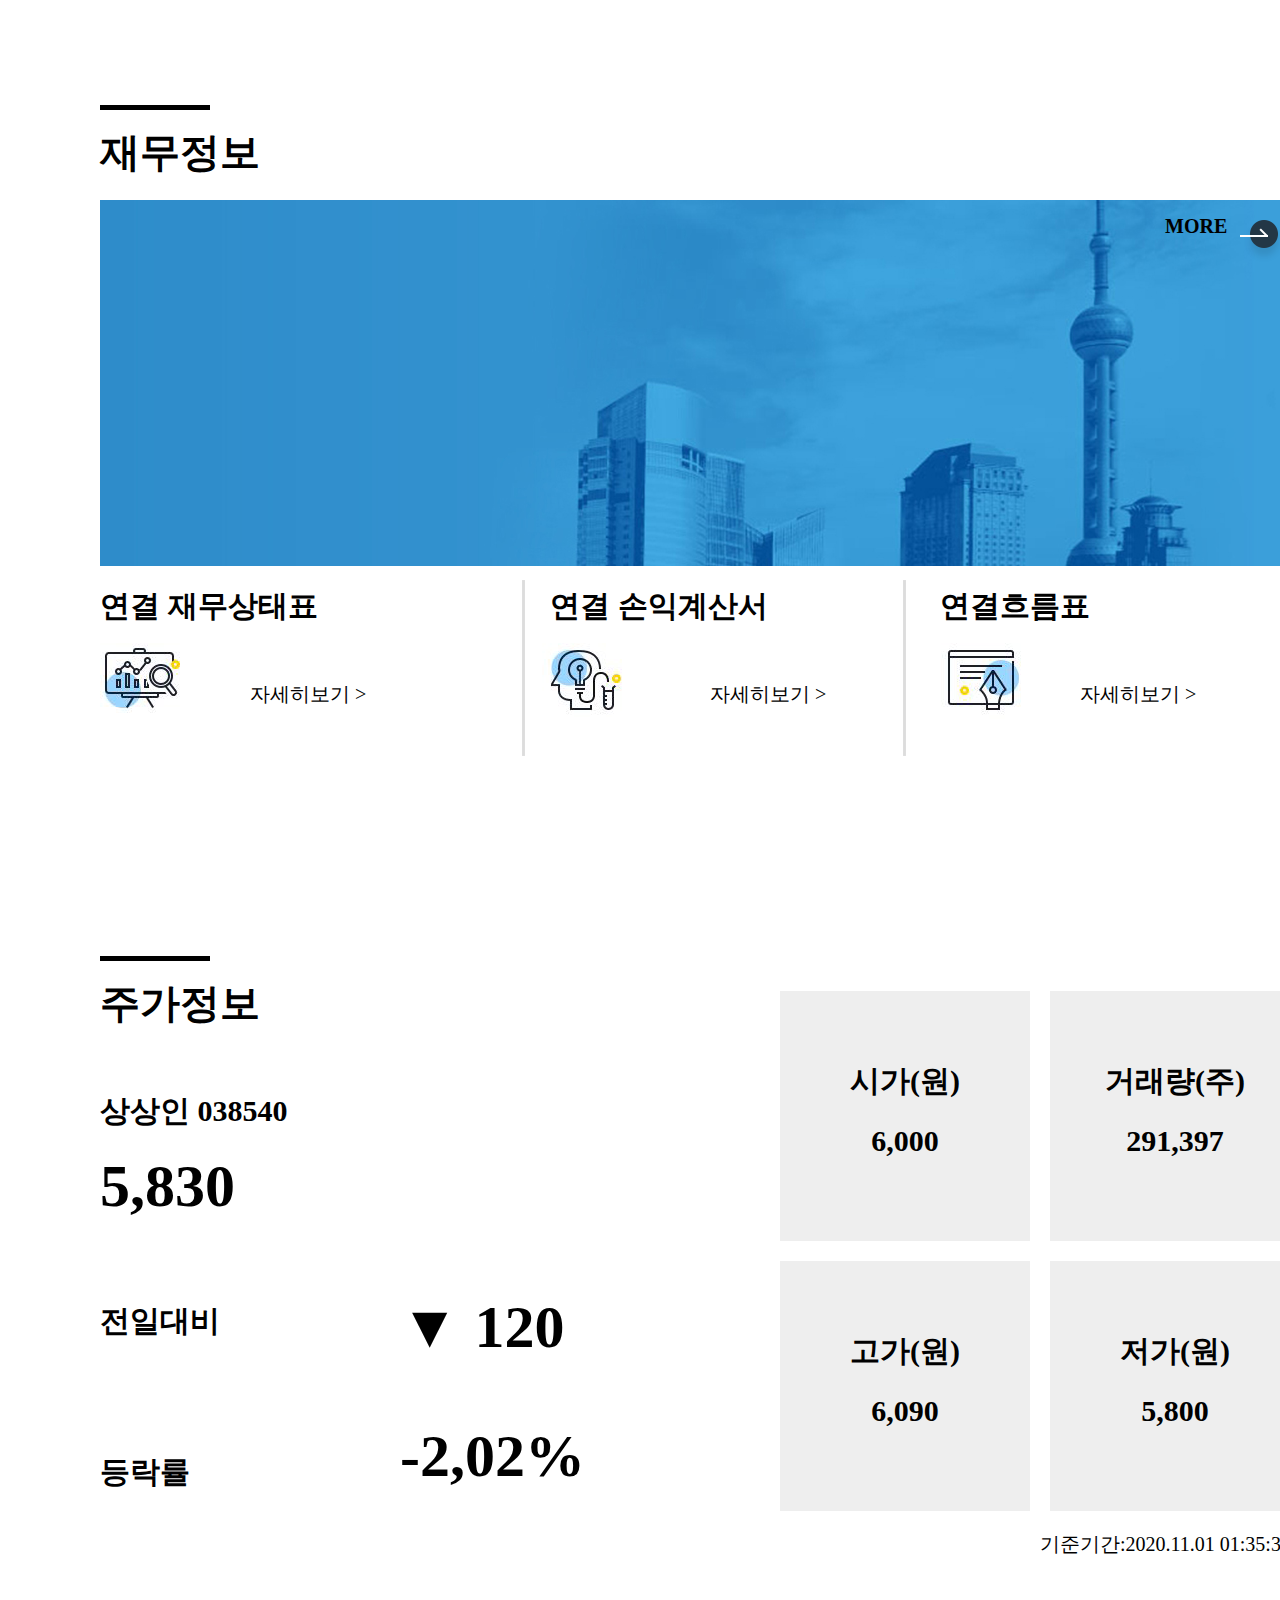
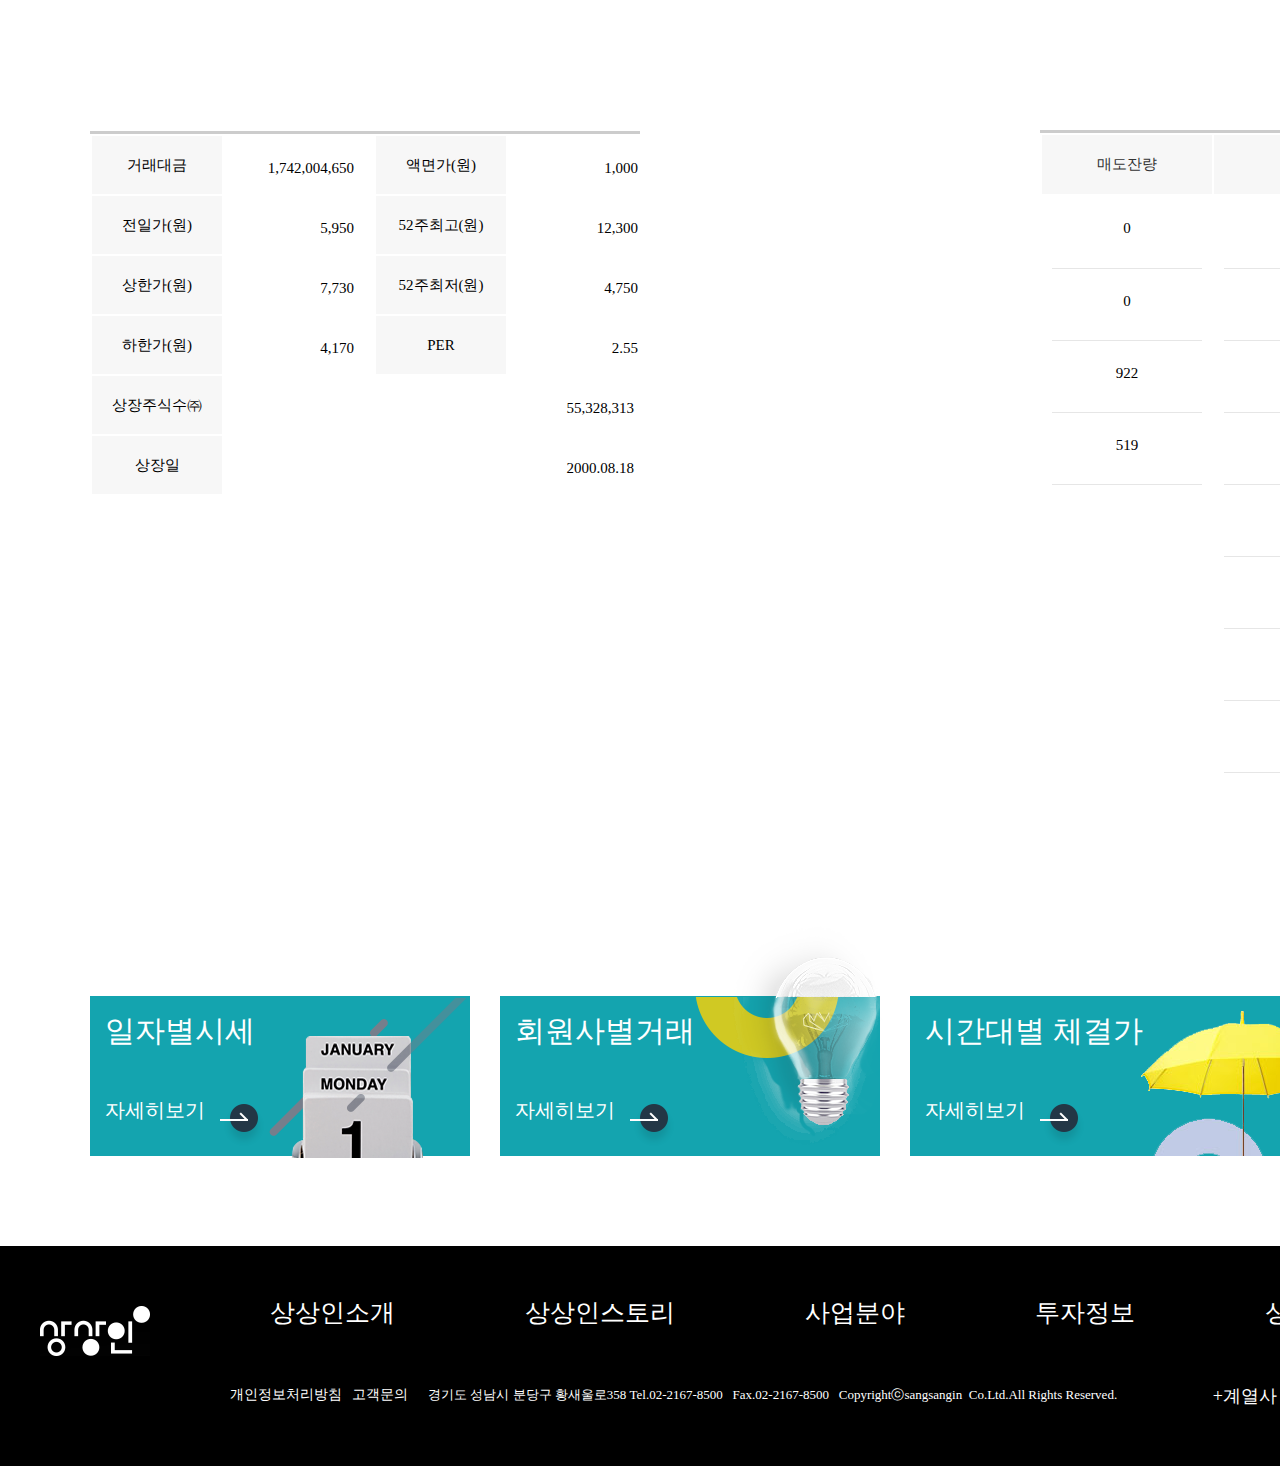
<file: invest.html>
<!doctype html>
<html lang="ko">

<head>
	<meta charset="UTF-8">
	<meta name="Generator" content="EditPlus®">
	<meta name="Author" content="">
	<meta name="Keywords" content="">
	<meta name="Description" content="">
	<link rel="stylesheet" type="text/css" href="css/invest.css" />
	<script src="js/jquery-1.12.3.js" type="text/javascript" text="javascript"></script>
	<title>invest</title>
</head>

<body>
	<div id="wrap">
		<header>
			<div id="logo">
				<h1><a href="https://seriiiiii.github.io/sangsangin/"><img src="img/logo_sangsangin.png" alt="no" /></a></h1>
			</div>
			<nav>
				<ul class="nav">
					<li ><a href="introduce.html">
							<h2>상상인소개</h2>
						</a>
						<ul class="submenu">
							<li><a href="introduce.html">기업소개</a></li>
							<li><a href="ceo.html">CEO</a></li>
							<li><a href="history.html#">회사연혁</a></li>
							<li><a href="ci.html">CI</a></li>
						</ul>
					</li>
					<li><a href="story.html">
							<h2>상상인스토리</h2>
						</a>
						<ul class="submenu">
							<li><a href="story.html">사회공헌</a></li>
							<li><a href="story.html">상상인뉴스</a></li>
							<li><a href="story.html">상상인PR</a></li>
						</ul>
					</li>
					<li><a href="it.html">
							<h2>사업분야</h2>
						</a>
						<ul class="submenu">
							<li><a href="it.html">IT</a></li>
							<li><a href="it.html">금융</a></li>
							<li><a href="it.html">중공업</a></li>
						</ul>
					</li>
					<li class="nav1"><a href="invest.html">
							<h2>투자정보</h2>
						</a>
						<ul class="submenu">
							<li><a href="invest.html">재무정보</a></li>
							<li><a href="invest.html">공시정보</a></li>
							<li><a href="invest.html">주가정보</a></li>
							<li><a href="invest.html">공고자료</a></li>
						</ul>
					</li>
					<li><a href="sangsangin.html#">
							<h2>상상人</h2>
						</a>
						<ul class="submenu">
							<li><a href="sangsangin.html#">인재상</a></li>
							<li><a href="sangsangin.html#">채용정보</a></li>
							<li><a href="hsangsangin.html#">채용공고</a></li>
						</ul>
					</li>
					<li class="clear"></li>
				</ul>
			</nav>
			<div id="btn">
				<button type="button" class="tit"><span>KOR▽</span></button>
				<button class="menu"><a href="#"><img src="img/lang.png" alt="no" /></a></button>
			</div>
			<div class="clear"></div>
		</header>
		<div id="slide">
			<div id="nav4">
				<button class="x"><a href="#"><span>X</span></a></button>
				<ul>
					<span id="line1"
						style="display:block; background-color:#afafaf; width:600px; height:1px;">&nbsp</span>
					<li class="a1"><a href="introduce.html">
							<h2>상상인 소개</h2>
						</a>
						<ul class="submenu1">
							<li><a href="introduce.html">기업소개</a></li>
							<li><a href="ceo.html">CEO</a></li>
							<li><a href="history.html#">회사연혁</a></li>
							<li><a href="ci.html">CI</a></li>
						</ul>
					</li>
					<span id="line2"
						style="display:block; background-color:#afafaf; width:600px; height:1px;">&nbsp</span>
					<li class="b1"><a href="story.html">
							<h2>상상인스토리</h2>
						</a>
						<ul class="submenu1">
							<li><a href="story.html">사회공헌</a></li>
							<li><a href="story.html">상상인뉴스</a></li>
							<li><a href="story.html">상상인PR</a></li>
						</ul>
					</li>
					<span id="line3"
						style="display:block; background-color:#afafaf; width:600px; height:1px;">&nbsp</span>
					<li class="c1"><a href="it.html">
							<h2>사업분야</h2>
						</a>
						<ul class="submenu1">
							<li><a href="it.html">IT</a></li>
							<li><a href="it.html">금융</a></li>
							<li><a href="it.html">중공업</a></li>
						</ul>
					</li>
					<span id="line4"
						style="display:block; background-color:#afafaf; width:600px; height:1px;">&nbsp</span>
					<li class="d1"><a href="invest.html">
							<h2>투자정보</h2>
						</a>
						<ul class="submenu1">
							<li><a href="invest.html">재무정보</a></li>
							<li><a href="invest.html">공시정보</a></li>
							<li><a href="invest.html">주가정보</a></li>
							<li><a href="invest.html">공고자료</a></li>
						</ul>
					</li>
					<span id="line5"
						style="display:block; background-color:#afafaf; width:600px; height:1px;">&nbsp</span>
					<li class="e1"><a href="sangsangin.html">
							<h2>상상人</h2>
						</a>
						<ul class="submenu1">
							<li><a href="sangsangin.html">인재상</a></li>
							<li><a href="sangsangin.html">채용제도</a></li>
							<li><a href="sangsangin.html">채용공고</a></li>
						</ul>
					</li>
				</ul>
			</div>
		</div>
		<div class="back">
			<ul>
				<li><a href="#"><img src="img/back9.jpg" alt="no" /></a></li>
				<li><a href="#"><span>안정적인 투자정보</span></a></li>
			</ul>
			<ul class="nav2">
				<span id="line7" style="display:block; background-color:#afafaf; width:1399px; height:1px;">&nbsp</span>
				<li><a href="introduce.html">
						<h2>공시정보</h2>
					</a></li>
				<li><a href="ceo.html">
						<h2>재무정보</h2>
					</a></li>
				<li><a href="history.html#">
						<h2>주가정보</h2>
					</a></li>
				<li><a href="ci.html">
						<h2>공고자료</h2>
					</a></li>
			</ul>
		</div>
		<div id="section1">
			<h2>공시정보</h2>
			<p class="p1__1">더보기+</p>
			<a href="#"><img src="img/news.png" alt="no" /></a>
			<ul class="section1_1">
				<li>
					<h3>주식등의대량<br /> 보유상황보고서(일반)</h3>
					<p>2020.09.29<br />
						유준원
					</p>
				</li>
				<li>
					<h3>(정정)단일판매<br />/공급계약 체결</h3>
					<p>2020.08.25<br />
						유준원
					</p>
				</li>
				<li>
					<h3>주식등의대량<br /> 보유상황보고<br />서(일반)</h3>
					<p>2020.08.24<br />
						유준원
					</p>
				</li>
			</ul>
			<ul class="section1_2">
				<li>
					<h3>반기보고서(일<br />반법인)</h3>
					<p>2020.08.14<br />
						상상인
					</p>
				</li>
				<li>
					<h3>연결재무제표<br />기준<br /> 영업(잠정)실적<br />(공정공시)</h3>
					<p>2020.08.10<br />
						상상인
					</p>
				</li>
				<li>
					<h3>주식등의대량<br /> 보유상황보고<br />서(일반)</h3>
					<p>2020.08.03<br />
						유준원
					</p>
				</li>
				<li>
					<h3>[정정]단일판매<br />/공급계약체결</h3>
					<p>2020.07.21<br />
						상상인
					</p>
				</li>
			</ul>
		</div>
		<div id="section2">
			<ul class="section2_1">
				<li><a href="#">
						<h3>공고자료 바로보기</h3>
					</a></li>
				<li><a href="#"><img src="img/bg_main_business_link.png" alt="no" /></a></li>
				<li><a href="#"><img src="img/bg_banner01.png" alt="no" /></a></li>
			</ul>
		</div>
		<div id="section3">
			<span id="line20" style="display:block; background-color:#000; width:110px; height:5px;">&nbsp</span>
			<h3>재무정보</h3>
			<ul>
				<li><a href="#"><span>MORE</span></a></li>
				<li><a href="#"><img src="img/bg_main_business_link.png" alt="no" /></a></li>
				<li><a href="#"><img src="img/back10.jpg" alt="no" /></a></li>
			</ul>
		</div>
		<div id="section4">
			<ul>
				<li><a href="#"><img src="img/j_icon.png" alt="no" /></a></li>
			</ul>
			<ul class="h3">
				<li><a href="#">
						<h3>연결 재무상태표</h3>
					</a></li>
				<li><a href="#">
						<h3>연결 손익계산서</h3>
					</a></li>
				<li><a href="#">
						<h3>연결흐름표</h3>
					</a></li>
			</ul>
			<ul class="span">
				<li><a href="#"><span>자세히보기 ></span></a></li>
				<li><a href="#"><span>자세히보기 ></span></a></li>
				<li><a href="#"><span>자세히보기 ></span></a></li>
			</ul>
		</div>
		<div id="section5">
			<span id="line21" style="display:block; background-color:#000; width:110px; height:5px;">&nbsp</span>
			<h2>주가정보</h2>
			<ul class="left2">
				<li class="left_1"><a href="#">
						<h3>상상인 038540</h3>
					</a></li>
				<li class="left_2"><a href="#">
						<h3>5,830</h3>
					</a></li>
				<li class="left_3"><a href="#">
						<h3>전일대비</h3>
					</a></li>
				<li class="left_4"><a href="#">
						<h3>등락률</h3>
					</a></li>
				<li class="left_5"><a href="#">
						<h3>▼ 120</h3>
					</a></li>
				<li class="left_6"><a href="#">
						<h3>-2,02%</h3>
					</a></li>
			</ul>
			<ul class="right2">
				<li>
					<h3>시가(원)<br />6,000</h3>
				</li>
				<li>
					<h3>거래량(주)<br />291,397</h3>
				</li>
				<li>
					<h3>고가(원)<br />6,090</h3>
				</li>
				<li>
					<h3>저가(원)<br />5,800</h3>
				</li>
				<p>기준기간:2020.11.01 01:35:31</p>
			</ul>
		</div>
		<div id="section6">
			<div class="clearfix">
				<div class="conLeft">
					<span id="line11"
						style="display:block; background-color:#ccc; width:550px; height:3px;">&nbsp</span>
					<div class="tableArea tableType2">
						<table>
							<tbody>
								<tr>
									<th scope="row"><span>거래대금</span></th>
									<td class="aRight"><span>1,742,004,650</span></td>
									<th scope="row"><span>액면가(원)</span></th>
									<td class="aRight"><span>1,000</span></td>
								</tr>
								<tr>
									<th scope="row"><span>전일가(원)</span></th>
									<td class="aRight"><span>5,950</span></td>
									<th scope="row"><span>52주최고(원)</span></th>
									<td class="aRight"><span>12,300</span></td>
								</tr>
								<tr>
									<th scope="row"><span>상한가(원)</span></th>
									<td class="aRight"><span>7,730</span></td>
									<th scope="row"><span>52주최저(원)</span></th>
									<td class="aRight"><span>4,750</span></td>
								</tr>
								<tr>
									<th scope="row"><span>하한가(원)</span></th>
									<td class="aRight"><span>4,170</span></td>
									<th scope="row"><span>PER</span></th>
									<td class="aRight"><span>2.55</span></td>
								</tr>
								<tr>
									<th scope="row"><span>상장주식수㈜</span></th>
									<td colspan="3" class="bRight"><span>55,328,313</span></td>
								</tr>
								<tr>
									<th scope="row"><span>상장일</span></th>
									<td colspan="3" class="bRight"><span>2000.08.18</span></td>
								</tr>
							</tbody>
						</table>
					</div>
				</div>
				<div class="conRight">
					<span id="line10"
						style="display:block; background-color:#ccc; width:510px; height:3px;">&nbsp</span>
					<div class="tableArea tableType1">
						<table id="stock_hoga">
							<colgroup>
								<col style="width:33%">
								<col style="width:34%">
								<col style="width:33%">
							</colgroup>
							<thead>
								<tr>
									<th scope="col">매도잔량</th>
									<th scope="col">호가</th>
									<th scope="col">매수잔량</th>
								</tr>
							</thead>
							<tbody>
								<tr>
									<td><span>0</span></td>
									<td><span>0</span></td>
									<td></td>
								</tr>
								<tr>
									<td><span>0</span></td>
									<td><span>0</span></td>
									<td></td>
								</tr>
								<tr>
									<td><span>922</span></td>
									<td><span>5,880</span></td>
									<td></td>
								</tr>
								<tr>
									<td><span>519</span></td>
									<td><span>5,879</span></td>
									<td></td>
								</tr>
								<tr>
									<td><span></span></td>
									<td><span>5,830</span></td>
									<td>966</td>
								</tr>
								<tr>
									<td></td>
									<td><span>5,820</span></td>
									<td><span>310</span></td>
								</tr>
								<tr>
									<td></td>
									<td><span>5,810</span></td>
									<td><span>246</span></td>
								</tr>
								<tr>
									<td></td>
									<td><span>0</span></td>
									<td><span>0</span></td>
								</tr>
								<tr>
									<td></td>
									<td><span>0</span></td>
									<td><span>0</span></td>
								</tr>

							</tbody>
						</table>
					</div>
				</div>
			</div>
			<div id="section7">
				<ul class="se">
					<li><a href="#">
							<h3>일자별시세</h3>
						</a></li>
					<li><a href="#">
							<p>자세히보기</p>
						</a></li>
					<li><a href="#"><img src="img/bg_main_business_link.png" alt="no" /></a></li>
					<li><a href="#"><img src="img/bg_banner02-1.png" alt="no" /></a></li>
				</ul>
				<ul class="se2">
					<li><a href="#">
							<h3>회원사별거래</h3>
						</a></li>
					<li><a href="#">
							<p>자세히보기</p>
						</a></li>
					<li><a href="#"><img src="img/bg_main_business_link.png" alt="no" /></a></li>
					<li><a href="#"><img src="img/bg_main_strat01.png" alt="no" /></a></a></li>
				</ul>
				<ul class="se3">
					<li><a href="#">
							<h3>시간대별 체결가</h3>
						</a></li>
					<li><a href="#">
							<p>자세히보기</p>
						</a></li>
					<li><a href="#"><img src="img/bg_main_business_link.png" alt="no" /></a></li>
					<li><a href="#"><img src="img/brella.png" alt="no" /></a></li>
				</ul>
			</div>
			<footer>
				<ul>
					<li class="f_logo"><a href="#"><img src="img/logo_sangsangin_w.png" alt="no" /></a></li>
					<li class="f_nav">
						<ul>
							<li><a href="#">
									<h2>상상인소개</h2>
								</a></li>
							<li><a href="#">
									<h2>상상인스토리</h2>
								</a></li>
							<li><a href="#">
									<h2>사업분야</h2>
								</a></li>
							<li><a href="#">
									<h2>투자정보</h2>
								</a></li>
							<li><a href="#">
									<h2>상상人</h2>
								</a></li>
						</ul>
					</li>
					<li class="sns">
						<ul>
							<li><a href="#">
									<h2>개인정보처리방침</h2>
								</a></li>
							<li><a href="#">
									<h2>고객문의</h2>
								</a></li>
						</ul>
					</li>
					<li class="copyright"><a href="#"><span>경기도 성남시 분당구 황새울로358 Tel.02-2167-8500 &nbsp Fax.02-2167-8500
								&nbsp Copyrightⓒsangsangin&nbsp Co.Ltd.All Rights Reserved.</span></a>
					</li>
					<button>+계열사 바로가기</button>
				</ul>
			</footer>
			<div id="pop_body">
				<ul>
					<li class="ko"><a href="#">
							<h3>KOR</h3>
						</a></li>
					<li class="en"><a href="#">
							<h3>ENG</h3>
						</a></li>
					<ul>
			</div>
		</div>
		<script src="js/invest.js"></script>
</body>

</html>
</file>
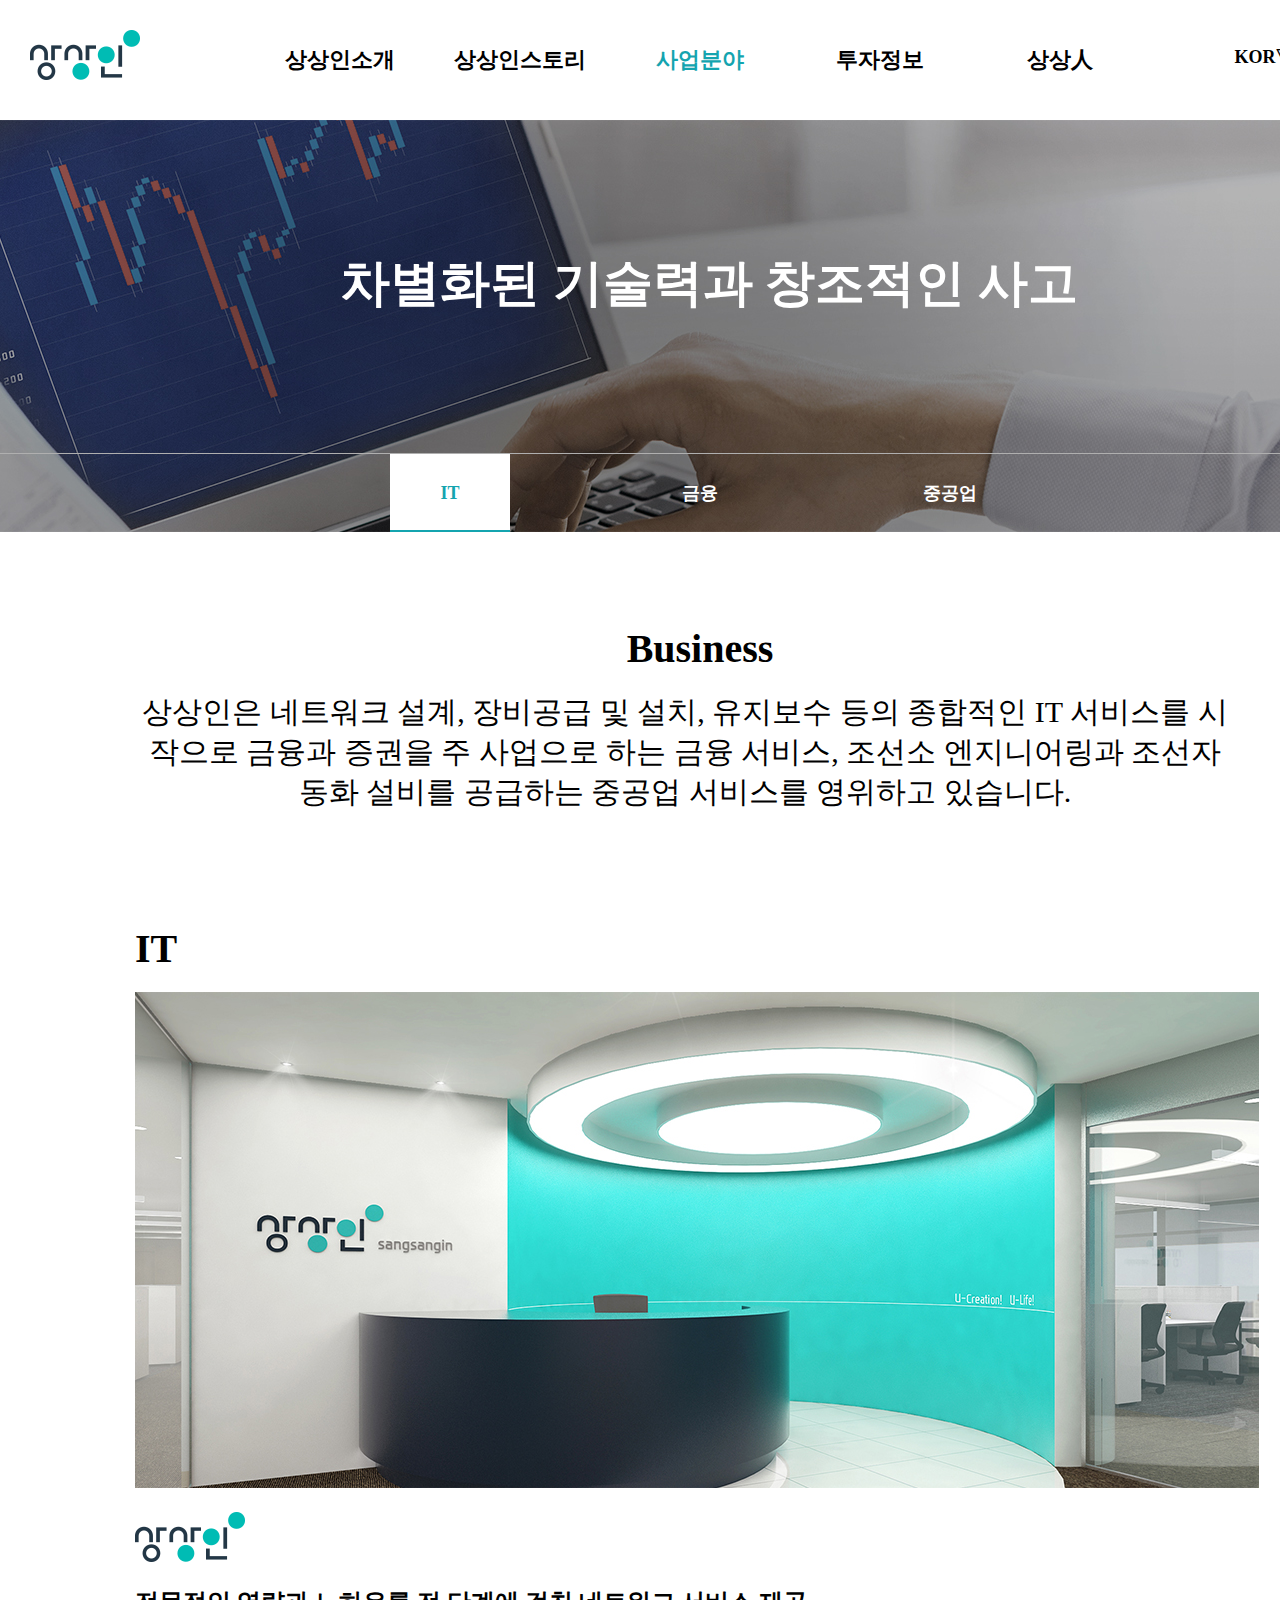
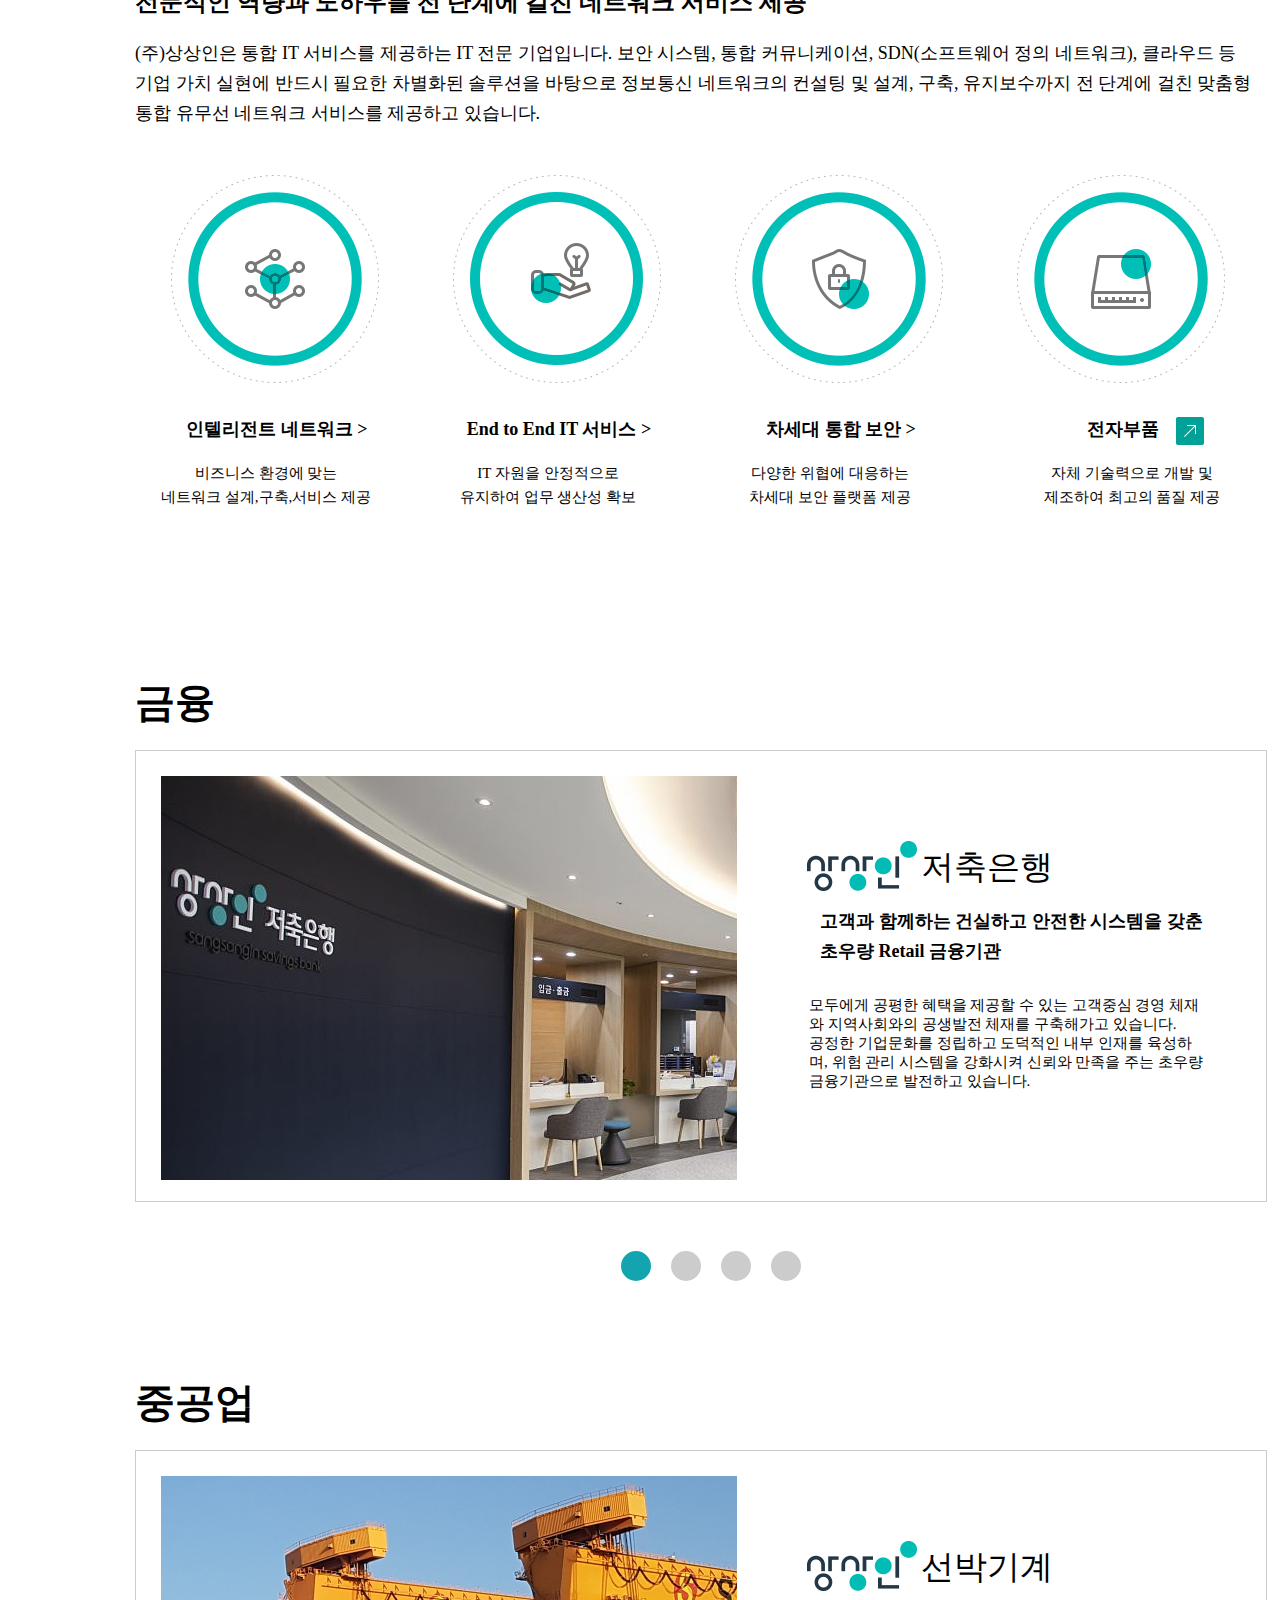
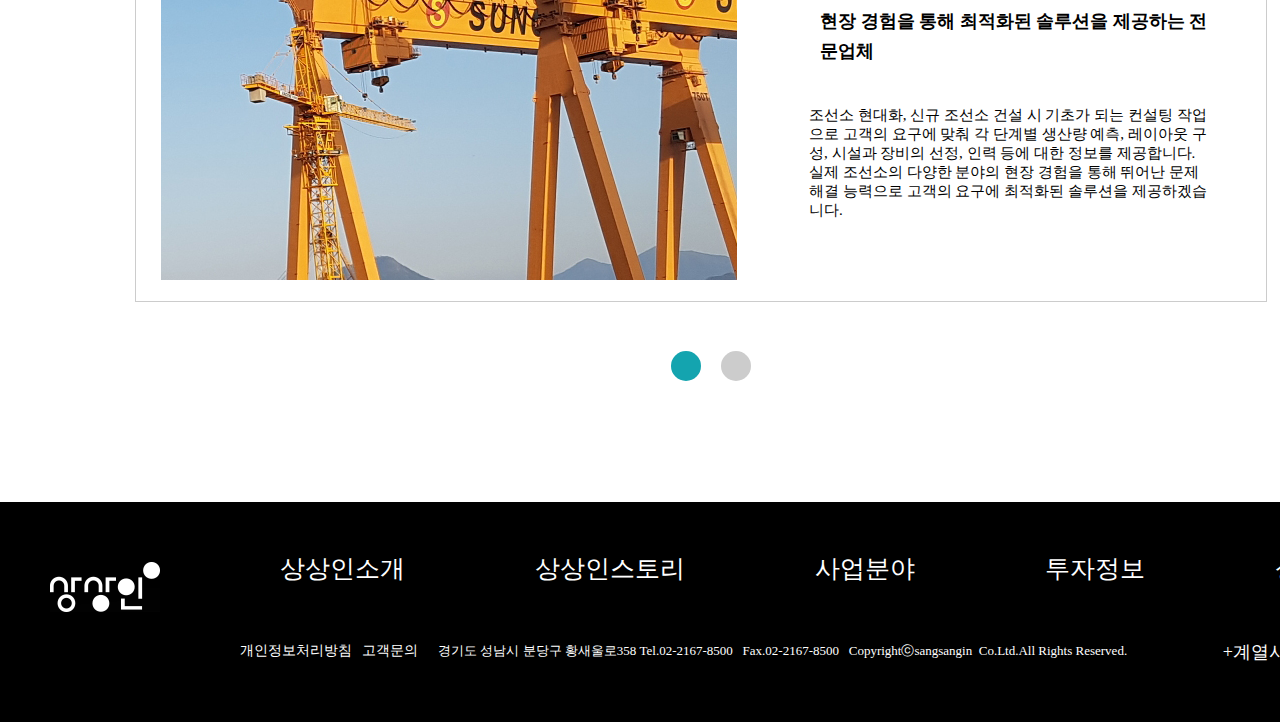
<file: it.html>
<!doctype html>
<html lang="ko">

<head>
	<meta charset="UTF-8">
	<meta name="Generator" content="EditPlus®">
	<meta name="Author" content="">
	<meta name="Keywords" content="">
	<meta name="Description" content="">
	<link rel="stylesheet" href="css/it.css" type="text/css" />
	<link rel="stylesheet" href="css/it.css" type="text/css" />
	<script src="js/jquery-1.12.3.js" type="text/javascript" text="javascript"></script>
	<title>it</title>
</head>

<body>
	<div id="wrap">
		<header>
			<div id="logo">
				<h1><a href="https://seriiiiii.github.io/sangsangin/"><img src="img/logo_sangsangin.png" alt="no" /></a></h1>
			</div>
			<nav>
				<ul class="nav">
					<li><a href="introduce.html">
							<h2>상상인소개</h2>
						</a>
						<ul class="submenu">
							<li><a href="introduce.html">기업소개</a></li>
							<li><a href="ceo.html">CEO</a></li>
							<li><a href="history.html#">회사연혁</a></li>
							<li><a href="ci.html">CI</a></li>
						</ul>
					</li>
					<li><a href="story.html">
							<h2>상상인스토리</h2>
						</a>
						<ul class="submenu">
							<li><a href="story.html">사회공헌</a></li>
							<li><a href="story.html">상상인뉴스</a></li>
							<li><a href="story.html">상상인PR</a></li>
						</ul>
					</li>
					<li class="nav1"><a href="it.html">
							<h2>사업분야</h2>
						</a>
						<ul class="submenu">
							<li><a href="it.html">IT</a></li>
							<li><a href="it.html">금융</a></li>
							<li><a href="it.html">중공업</a></li>
						</ul>
					</li>
					<li><a href="invest.html">
							<h2>투자정보</h2>
						</a>
						<ul class="submenu">
							<li><a href="invest.html">재무정보</a></li>
							<li><a href="invest.html">공시정보</a></li>
							<li><a href="invest.html">주가정보</a></li>
							<li><a href="invest.html">공고자료</a></li>
						</ul>
					</li>
					<li><a href="sangsangin.html#">
							<h2>상상人</h2>
						</a>
						<ul class="submenu">
							<li><a href="sangsangin.html#">인재상</a></li>
							<li><a href="sangsangin.html#">채용정보</a></li>
							<li><a href="hsangsangin.html#">채용공고</a></li>
						</ul>
					</li>
					<li class="clear"></li>
				</ul>
			</nav>
			<div id="btn">
				<button type="button" class="tit"><span>KOR▽</span></button>
				<button class="menu"><a href="#"><img src="img/lang.png" alt="no" /></a></button>
			</div>
			<div class="clear"></div>
		</header>
		<div id="slide">
			<div id="nav4">
				<button class="x"><a href="#"><span>X</span></a></button>
				<ul>
					<span id="line1"
						style="display:block; background-color:#afafaf; width:600px; height:1px;">&nbsp</span>
					<li class="a1"><a href="introduce.html">
							<h2>상상인 소개</h2>
						</a>
						<ul class="submenu1">
							<li><a href="introduce.html">기업소개</a></li>
							<li><a href="ceo.html">CEO</a></li>
							<li><a href="history.html#">회사연혁</a></li>
							<li><a href="ci.html">CI</a></li>
						</ul>
					</li>
					<span id="line2"
						style="display:block; background-color:#afafaf; width:600px; height:1px;">&nbsp</span>
					<li class="b1"><a href="story.html">
							<h2>상상인스토리</h2>
						</a>
						<ul class="submenu1">
							<li><a href="story.html">사회공헌</a></li>
							<li><a href="story.html">상상인뉴스</a></li>
							<li><a href="story.html">상상인PR</a></li>
						</ul>
					</li>
					<span id="line3"
						style="display:block; background-color:#afafaf; width:600px; height:1px;">&nbsp</span>
					<li class="c1"><a href="it.html">
							<h2>사업분야</h2>
						</a>
						<ul class="submenu1">
							<li><a href="it.html">IT</a></li>
							<li><a href="it.html">금융</a></li>
							<li><a href="it.html">중공업</a></li>
						</ul>
					</li>
					<span id="line4"
						style="display:block; background-color:#afafaf; width:600px; height:1px;">&nbsp</span>
					<li class="d1"><a href="invest.html">
							<h2>투자정보</h2>
						</a>
						<ul class="submenu1">
							<li><a href="invest.html">재무정보</a></li>
							<li><a href="invest.html">공시정보</a></li>
							<li><a href="invest.html">주가정보</a></li>
							<li><a href="invest.html">공고자료</a></li>
						</ul>
					</li>
					<span id="line5"
						style="display:block; background-color:#afafaf; width:600px; height:1px;">&nbsp</span>
					<li class="e1"><a href="sangsangin.html">
							<h2>상상人</h2>
						</a>
						<ul class="submenu1">
							<li><a href="sangsangin.html">인재상</a></li>
							<li><a href="sangsangin.html">채용제도</a></li>
							<li><a href="sangsangin.html">채용공고</a></li>
						</ul>
					</li>
				</ul>
			</div>
		</div>
		<div class="back">
			<ul>
				<li><a href="#"><img src="img/back8.jpg" alt="no" /></a></li>
				<li><a href="#"><span>차별화된 기술력과 창조적인 사고</span></a></li>
			</ul>
			<ul class="nav2">
				<span id="line7" style="display:block; background-color:#afafaf; width:1399px; height:1px;">&nbsp</span>
				<li><a href="it.html" class="scroll">
						<h2>IT</h2>
					</a></li>
				<li><a href="it.html" class="scroll">
						<h2>금융</h2>
					</a></li>
				<li><a href="it.html" class="scroll">
						<h2>중공업</h2>
					</a></li>
			</ul>
		</div>
		<div id="section1">
			<h3>Business</h3>
			<p>
				상상인은 네트워크 설계, 장비공급 및 설치, 유지보수 등의 종합적인 IT 서비스를 시작으로 금융과 증권을 주 사업으로 하는 금융 서비스, 조선소 엔지니어링과 조선자동화 설비를 공급하는
				중공업 서비스를 영위하고 있습니다.
			</p>
		</div>
		<div id="section2">
			<h3 id="target1">IT</h3>
			<ul>
				<li><a href="#"><img src="img/business_layer.jpg" alt="no" /></a></li>
				<li><a href="#"><img src="img/logo_sangsangin.png" alt="no" /></a></li>
				<li><a href="#"><span>전문적인 역량과 노하우를 전 단계에 걸친 네트워크 서비스 제공</span></li>
				<li>
					<p>(주)상상인은 통합 IT 서비스를 제공하는 IT 전문 기업입니다.
						보안 시스템, 통합 커뮤니케이션, SDN(소프트웨어 정의 네트워크), 클라우드 등 기업 가치 실현에 반드시 필요한 차별화된 솔루션을 바탕으로
						정보통신 네트워크의 컨설팅 및 설계, 구축, 유지보수까지 전 단계에 걸친 맞춤형 통합 유무선 네트워크 서비스를 제공하고 있습니다.</p>
				</li>
		</div>
		<div id="section3">
			<ul>
				<li>
					<a href="#"><img src="img/img_it_do01.png" alt="no" /></a>
					<h3>인텔리전트 네트워크 ></h3>
					<p>비즈니스 환경에 맞는<br /> 네트워크 설계,구축,서비스 제공</p>
				</li>
				<li>
					<a href="#"><img src="img/img_it_do03.png" alt="no" /></a>
					<h3>End to End IT 서비스 ></h3>
					<p>IT 자원을 안정적으로<br /> 유지하여 업무 생산성 확보</p>
				</li>
				<li>
					<a href="#"><img src="img/img_it_do02.png" alt="no" /></a>
					<h3>차세대 통합 보안 ></h3>
					<p>다양한 위협에 대응하는<br /> 차세대 보안 플랫폼 제공</p>
				</li>
				<li class="section3_4.2">
					<a href="#"><img src="img/img_it_do04.png" alt="no" /></a>
					<h3>전자부품</h3>
					<button class="section3_4"><img src="img/bg_it_do02.png" alt="no" /></button>
					<p>자체 기술력으로 개발 및<br /> 제조하여 최고의 품질 제공</p>
				</li>
			</ul>
		</div>
		<div id="section4">
			<div class="h3" id="target2">
				<h3>금융</h3>
				<button><img src="img/bg_it_do02.png" alt="no" /></button>
			</div>
			<div id="box">
				<ul class="con_box">
					<li class="img">
						<ul class="image">
							<li><a href="#"><img src="img/bank1.jpg" alt="no" /></a></li>
						</ul>
						<ul class="text">
							<a href="#"><img src="img/logo_sangsangin.png" alt="no" /></a>
							<h3>저축은행</h3>
							<p class="p1">고객과 함께하는 건실하고 안전한 시스템을 갖춘 초우량 Retail 금융기관</p>
							<p class="p2">
								모두에게 공평한 혜택을 제공할 수 있는 고객중심 경영 체재와 지역사회와의 공생발전 체재를 구축해가고 있습니다.<br />
								공정한 기업문화를 정립하고 도덕적인 내부 인재를 육성하며, 위험 관리 시스템을 강화시켜 신뢰와 만족을 주는 초우량 금융기관으로 발전하고 있습니다.
							</p>
						</ul>
					</li>
					<li class="img1">
						<ul>
							<li><a href="#"><img src="img/bank2.jpg" alt="no" /></a></li>
						</ul>
						<ul class="text">
							<a href="#"><img src="img/logo_sangsangin.png" alt="no" /></a>
							<h3>플러스저축은행</h3>
							<p class="p1">원칙과 정도를 지키는 투명경영으로 지역을 대표하는 금융기관</p>
							<p class="p2">지역경제 활성화를 위한 꾸준한 노력으로, 창사 이래 지속적인 성장을 바탕으로 지역을 대표하는 금융기관으로 지속적인 성장을 하고
								있습니다.<br />
								미래지향적인 사고를 바탕으로 기대를 뛰어넘는 서비스와 큰 수익을 드리며 신뢰와 감동을 드리는 금융기관으로 발전하고 있습니다.
							</p>
						</ul>
					</li>
					<li class="img2">
						<ul>
							<li><a href="#"><img src="img/bank3.jpg" alt="no" /></a></li>
						</ul>
						<ul class="text">
							<a href="#"><img src="img/logo_sangsangin.png" alt="no" /></a>
							<h3>증권</h3>
							<p class="p1">고객의 신뢰를 바탕으로 영속성을 확보한 금융기관</p>
							<p class="p2">
								주식, 채권 및 파생 상품에 대한 중개 업무와 금융투자상품의 판매 및 상담 서비스를 제공합니다.
								위험 관리에 중점을 두고 영업 활성화, 내부 관리가 균형을 이루는 건전한 금융기관으 로 발전하기 위해 관련 제도와 시스템을 공고히 하고 있습니다.
							</p>
						</ul>
					</li>
					<li class="img3">
						<ul>
							<li><a href="#"><img src="img/bank4.jpg" alt="no" /></a></li>
						</ul>
						<ul class="text">
							<a href="#"><img src="img/logo_sangsangin.png" alt="no" /></a>
							<h3>플러스</h3>
							<p class="p1">차별화된 서비스를 제공하는 든든한 금융 파트너</p>
							<p class="p2">
								증권금융시장의 니치 마켓인 스탁론 전문 회사로서 투자자들의 리스크 관리 및 이를 위한 위험관리시스템 개발하고 운영, 주식매입자금대출
								소개 서비스를 제공합니다. 철저한 리스크 관리와 차별화된 상품 제공을 최우선 목표로, 든든한 성공파트너로서의 역할을 다하기 위해
								최선의 노력을 하고 있습니다.
							</p>
						</ul>
					</li>
				</ul>
				<ul class="btn_box">
					<li class="btn on">
						<h3></h3>
					</li>
					<li class="btn1">
						<h3></h3>
					</li>
					<li class="btn2">
						<h3></h3>
					</li>
					<li class="btn3">
						<h3></h3>
					</li>
				</ul>
			</div>
		</div>
		<div id="section5">
			<div class="h3" id="target3">
				<h3>중공업</h3>
				<button><img src="img/bg_it_do02.png" alt="no" /></button>
			</div>
			<div id="box">

				<ul class="con_box">
					<li class="img4">
						<ul>
							<li><a href="#"><img src="img/bank5.jpg" alt="no" /></a></li>
						</ul>
						<ul class="text2">
							<a href="#"><img src="img/logo_sangsangin.png" alt="no" /></a>
							<h3>선박기계</h3>
							<p class="p3">현장 경험을 통해 최적화된 솔루션을 제공하는 전문업체</p>
							<p class="p4">
								조선소 현대화, 신규 조선소 건설 시 기초가 되는 컨설팅 작업으로 고객의 요구에 맞춰 각 단계별 생산량 예측, 레이아웃 구성, 시설과 장비의 선정, 인력 등에
								대한 정보를 제공합니다.
								실제 조선소의 다양한 분야의 현장 경험을 통해 뛰어난 문제 해결 능력으로 고객의 요구에 최적화된 솔루션을 제공하겠습니다.
							</p>
						</ul>
					</li>
					<li class="img5">
						<ul>
							<li><a href="#"><img src="img/bank6.jpg" alt="no" /></a></li>
						</ul>
						<ul class="text2">
							<a href="#"><img src="img/logo_sangsangin.png" alt="no" /></a>
							<h3>인더스트리</h3>
							<p class="p3">제 1의 글로벌 해상크레인 전문업체</p>
							<p class="p4">지속적인 고객만족경영을 실현하고 Offshore, Deck Crane 등의 크레인 국산화 개발의 선도기업으로서 자부심을 가지고 성장하고
								있습니다.
								합리적 경영과 기술 개발의 축적을 통해 기업의 경쟁력을 강화하며 제 1의 글로벌 해상크레인 전문 업체로 거듭나겠습니다.
							</p>
						</ul>
					</li>
				</ul>
				<ul class="btn_box2">
					<li class="btn4 on">
						<h3></h3>
					</li>
					<li class="btn5">
						<h3></h3>
					</li>
				</ul>
			</div>
			<footer>
				<ul>
					<li class="f_logo"><a href="#"><img src="img/logo_sangsangin_w.png" alt="no" /></a></li>
					<li class="f_nav">
						<ul>
							<li><a href="#">
									<h2>상상인소개</h2>
								</a></li>
							<li><a href="#">
									<h2>상상인스토리</h2>
								</a></li>
							<li><a href="#">
									<h2>사업분야</h2>
								</a></li>
							<li><a href="#">
									<h2>투자정보</h2>
								</a></li>
							<li><a href="#">
									<h2>상상人</h2>
								</a></li>
						</ul>
					</li>
					<li class="sns">
						<ul>
							<li><a href="#">
									<h2>개인정보처리방침</h2>
								</a></li>
							<li><a href="#">
									<h2>고객문의</h2>
								</a></li>
						</ul>
					</li>
					<li class="copyright"><a href="#"><span>경기도 성남시 분당구 황새울로358 Tel.02-2167-8500 &nbsp Fax.02-2167-8500
								&nbsp Copyrightⓒsangsangin&nbsp Co.Ltd.All Rights Reserved.</span></a>
					</li>
					<button>+계열사 바로가기</button>
				</ul>
			</footer>
			<div id="pop_body">
				<ul>
					<li class="ko"><a href="#">
							<h3>KOR</h3>
						</a></li>
					<li class="en"><a href="#">
							<h3>ENG</h3>
						</a></li>
					<ul>
			</div>
		</div>
		<script src="js/it.js"></script>
</body>

</html>
</file>
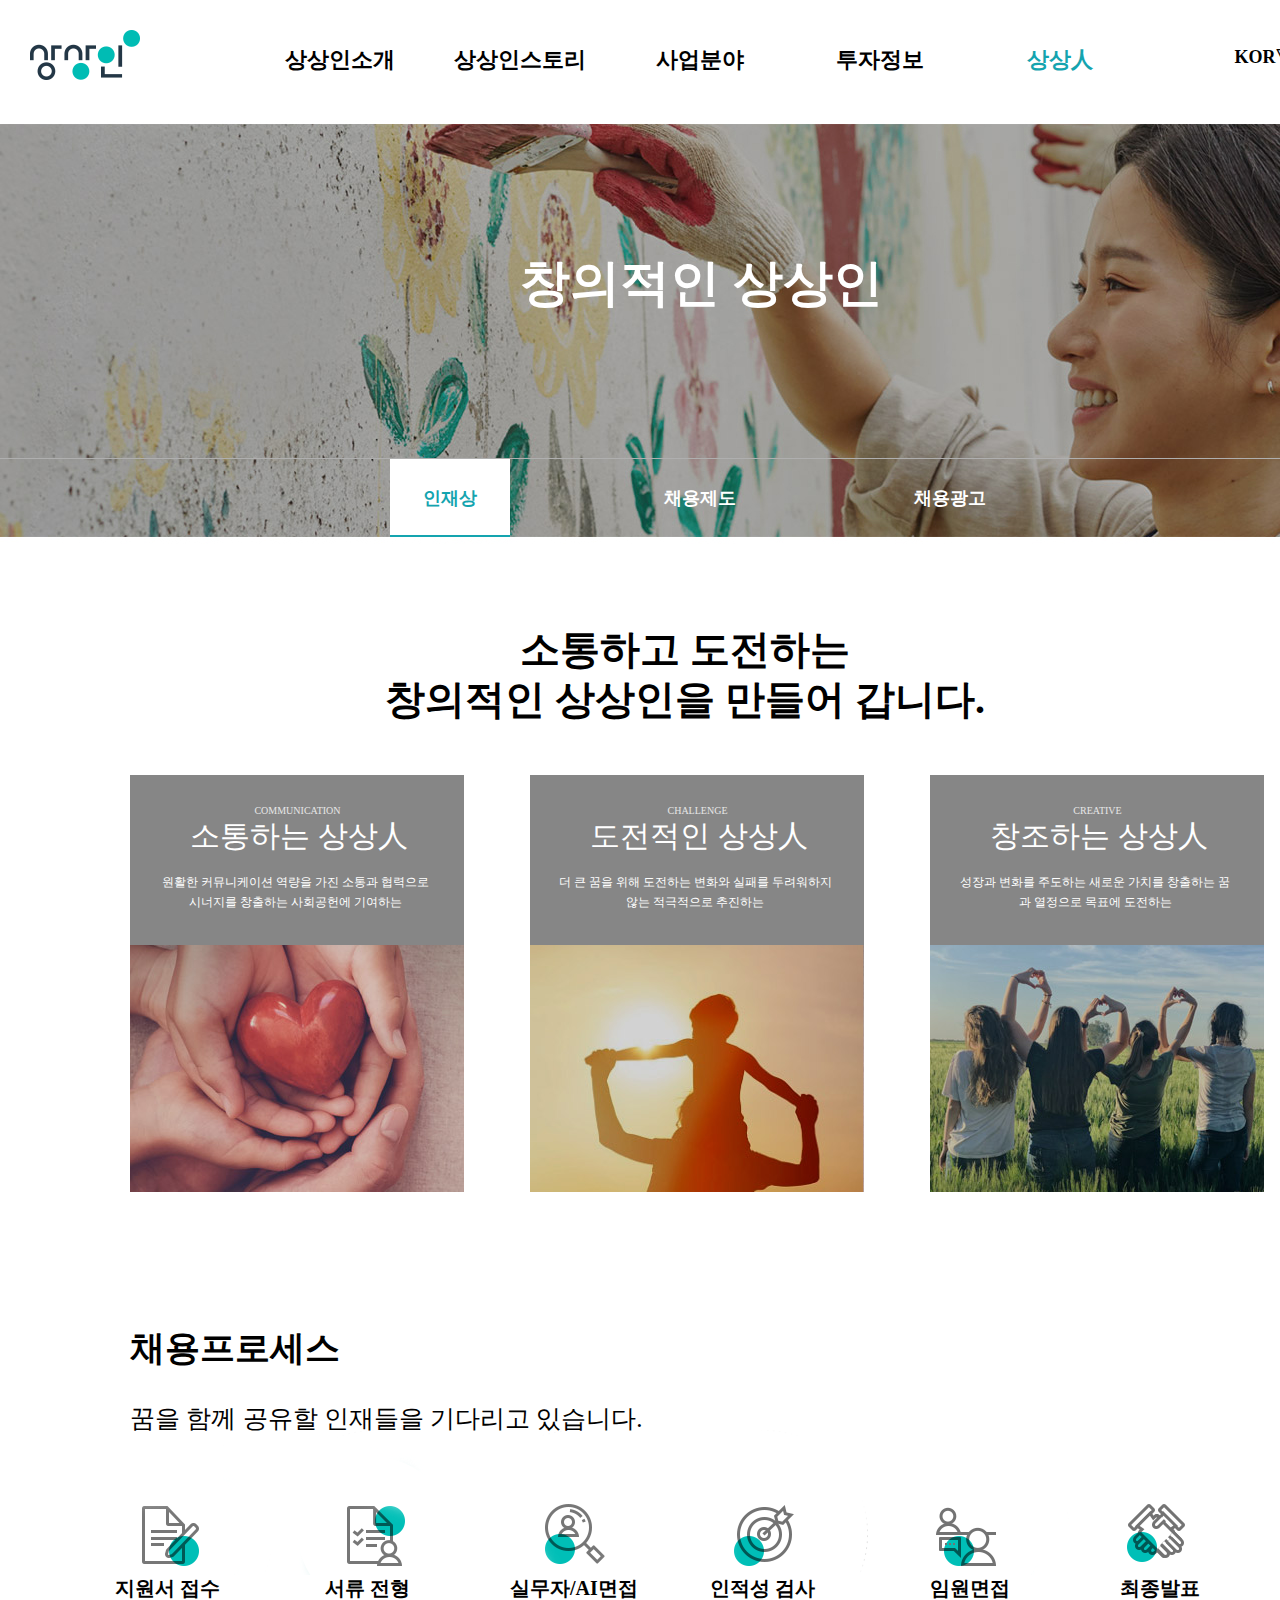
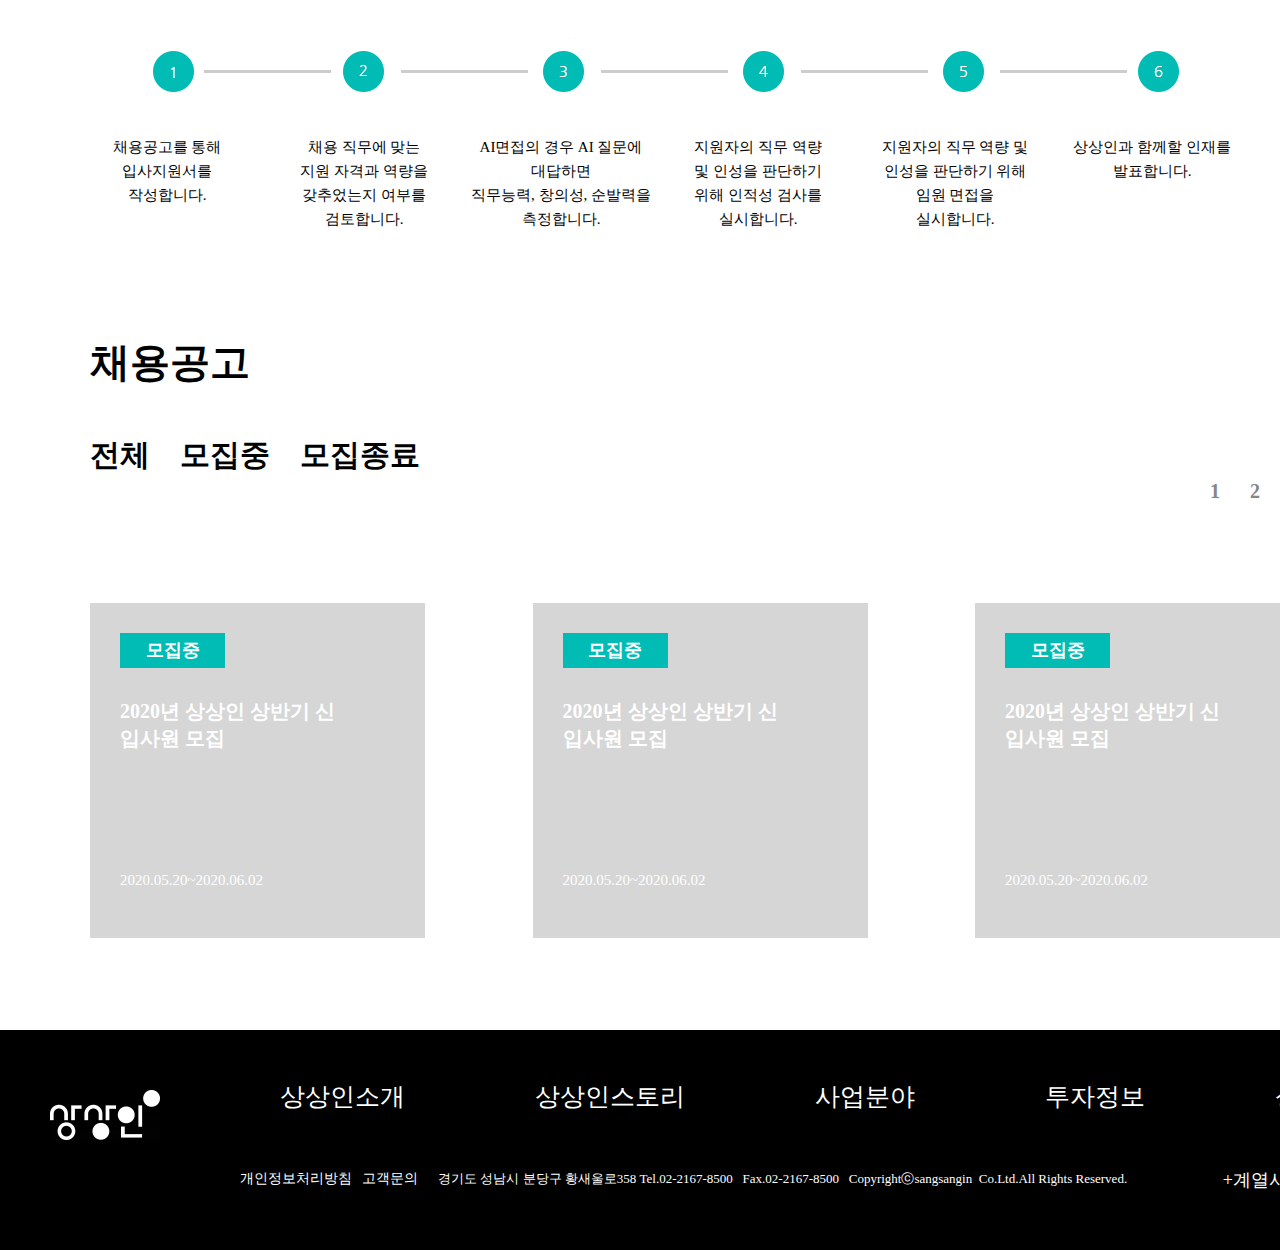
<file: sangsangin.html>
<!doctype html>
<html lang="ko">

<head>
	<meta charset="UTF-8">
	<meta name="Generator" content="EditPlus®">
	<meta name="Author" content="">
	<meta name="Keywords" content="">
	<meta name="Description" content="">
	<meta name="viewport" content="width=device-width, initial-scale=1">
	<link href="css/sangsangin.css" rel="stylesheet" type="text/css" />
	<script src="js/jquery-1.12.3.js" type="text/javascript" text="javascript"></script>
	<title>상상人</title>
</head>

<body>
	<div id="wrap">
		<header>
			<div id="logo">
				<h1><a href="https://seriiiiii.github.io/sangsangin/"><img src="img/logo_sangsangin.png" alt="no" /></a></h1>
			</div>
			<nav>
				<ul class="nav">
					<li><a href="introduce.html">
							<h2>상상인소개</h2>
						</a>
						<ul class="submenu">
							<li><a href="introduce.html">기업소개</a></li>
							<li><a href="ceo.html">CEO</a></li>
							<li><a href="history.html#">회사연혁</a></li>
							<li><a href="ci.html">CI</a></li>
						</ul>
					</li>
					<li><a href="story.html">
							<h2>상상인스토리</h2>
						</a>
						<ul class="submenu">
							<li><a href="story.html">사회공헌</a></li>
							<li><a href="story.html">상상인뉴스</a></li>
							<li><a href="story.html">상상인PR</a></li>
						</ul>
					</li>
					<li><a href="it.html">
							<h2>사업분야</h2>
						</a>
						<ul class="submenu">
							<li><a href="it.html">IT</a></li>
							<li><a href="it.html">금융</a></li>
							<li><a href="it.html">중공업</a></li>
						</ul>
					</li>
					<li><a href="invest.html">
							<h2>투자정보</h2>
						</a>
						<ul class="submenu">
							<li><a href="invest.html">재무정보</a></li>
							<li><a href="invest.html">공시정보</a></li>
							<li><a href="invest.html">주가정보</a></li>
							<li><a href="invest.html">공고자료</a></li>
						</ul>
					</li>
					<li class="nav1"><a href="sangsangin.html#">
							<h2>상상人</h2>
						</a>
						<ul class="submenu">
							<li><a href="sangsangin.html#">인재상</a></li>
							<li><a href="sangsangin.html#">채용정보</a></li>
							<li><a href="hsangsangin.html#">채용공고</a></li>
						</ul>
					</li>
					<li class="clear"></li>
				</ul>
			</nav>
			<div id="btn">
				<button type="button" class="tit"><span>KOR▽</span></button>
				<button class="menu"><a href="#"><img src="img/lang.png" alt="no" /></a></button>
			</div>
			<div class="clear"></div>
		</header>
		<div id="slide">
			<div id="nav4">
				<button class="x"><a href="#"><span>X</span></a></button>
				<ul>
					<span id="line1"
						style="display:block; background-color:#afafaf; width:600px; height:1px;">&nbsp</span>
					<li class="a1"><a href="introduce.html">
							<h2>상상인 소개</h2>
						</a>
						<ul class="submenu1">
							<li><a href="introduce.html">기업소개</a></li>
							<li><a href="ceo.html">CEO</a></li>
							<li><a href="history.html#">회사연혁</a></li>
							<li><a href="ci.html">CI</a></li>
						</ul>
					</li>
					<span id="line2"
						style="display:block; background-color:#afafaf; width:600px; height:1px;">&nbsp</span>
					<li class="b1"><a href="story.html">
							<h2>상상인스토리</h2>
						</a>
						<ul class="submenu1">
							<li><a href="story.html">사회공헌</a></li>
							<li><a href="story.html">상상인뉴스</a></li>
							<li><a href="story.html">상상인PR</a></li>
						</ul>
					</li>
					<span id="line3"
						style="display:block; background-color:#afafaf; width:600px; height:1px;">&nbsp</span>
					<li class="c1"><a href="it.html">
							<h2>사업분야</h2>
						</a>
						<ul class="submenu1">
							<li><a href="it.html">IT</a></li>
							<li><a href="it.html">금융</a></li>
							<li><a href="it.html">중공업</a></li>
						</ul>
					</li>
					<span id="line4"
						style="display:block; background-color:#afafaf; width:600px; height:1px;">&nbsp</span>
					<li class="d1"><a href="invest.html">
							<h2>투자정보</h2>
						</a>
						<ul class="submenu1">
							<li><a href="invest.html">재무정보</a></li>
							<li><a href="invest.html">공시정보</a></li>
							<li><a href="invest.html">주가정보</a></li>
							<li><a href="invest.html">공고자료</a></li>
						</ul>
					</li>
					<span id="line5"
						style="display:block; background-color:#afafaf; width:600px; height:1px;">&nbsp</span>
					<li class="e1"><a href="sangsangin.html">
							<h2>상상人</h2>
						</a>
						<ul class="submenu1">
							<li><a href="sangsangin.html">인재상</a></li>
							<li><a href="sangsangin.html">채용제도</a></li>
							<li><a href="sangsangin.html">채용공고</a></li>
						</ul>
					</li>
				</ul>
			</div>
		</div>
		<div class="back">
			<ul>
				<li><a href="#"><img src="img/back7.jpg" alt="no" /></a></li>
				<li><a href="#"><span>창의적인 상상인</span></a></li>
			</ul>
			<ul class="nav2">
				<span id="line7" style="display:block; background-color:#afafaf; width:1399px; height:1px;">&nbsp</span>
				<li><a href="#">
						<h2>인재상</h2>
					</a></li>
				<li><a href="#">
						<h2>채용제도</h2>
					</a></li>
				<li><a href="#">
						<h2>채용광고</h2>
					</a></li>
			</ul>
		</div>
		<div id="section1">
			<h2>소통하고 도전하는<br /> 창의적인 상상인을 만들어 갑니다.</h2>
			<div class="communication">
				<ul>
					<li>
						<h3>COMMUNICATION</h3>
						<span>소통하는 상상人</span>
						<p>원활한 커뮤니케이션 역량을 가진 소통과 협력으로 시너지를 창출하는 사회공헌에 기여하는</p>
					</li>
				</ul>
			</div>
			<div class="challenge">
				<ul>
					<li>
						<h3>CHALLENGE</h3>
						<span>도전적인 상상人</span>
						<p>더 큰 꿈을 위해 도전하는
							변화와 실패를 두려워하지 않는
							적극적으로 추진하는</p>
					</li>
				</ul>
			</div>
			<div class="creative">
				<ul>
					<li>
						<h3>CREATIVE</h3>
						<span>창조하는 상상人</span>
						<p>성장과 변화를 주도하는
							새로운 가치를 창출하는
							꿈과 열정으로 목표에 도전하는</p>
					</li>
				</ul>
			</div>
			<div class="img">
				<li><a href="#"><img src="img/hart.png" alt="no" /></a></li>
			</div>
			<div class="img_2">
				<li><a href="#"><img src="img/familly.png" alt="no" /></a></li>
			</div>
			<div class="img_3">
				<li><a href="#"><img src="img/friend.png" alt="no" /></a></li>
			</div>
		</div>
		<div id="section2">
			<ul class="pro">
				<li>
					<h3>채용프로세스</h3>
					<p>꿈을 함께 공유할 인재들을 기다리고 있습니다.</p>
				</li>
			</ul>
			<ul class="tnstj">
				<li class="t1">
					<h3>지원서 접수</h3>
					<a href="#"><img src="img/layer1.png" alt="no" /></a>
				</li>
				<li class="t2">
					<h3>서류 전형</h3>
					<a href="#"><img src="img/layer2.png" alt="no" /></a>
				</li>
				<li class="t3">
					<h3>실무자/AI면접</h3>
					<a href="#"><img src="img/layer3.png" alt="no" /></a>
				</li>
				<li class="t4">
					<h3>인적성 검사</h3>
					<a href="#"><img src="img/layer4.png" alt="no" /></a>
				</li>
				<li class="t5">
					<h3>임원면접</h3>
					<a href="#"><img src="img/layer5.png" alt="no" /></a>
				</li>
				<li class="t6">
					<h3>최종발표</h3>
					<a href="#"><img src="img/layer6.png" alt="no" /></a>
				</li>
			</ul>
			<ul class="tnstj2">
				<li><a href="#"><img src="img/tnstj.png" alt="no" /></a></li>
				<p>채용공고를 통해<br />
					입사지원서를<br /> 작성합니다.</p>
				<p>채용 직무에 맞는<br /> 지원 자격과
					역량을<br /> 갖추었는지 여부를<br /> 검토합니다.</p>
				<p>AI면접의 경우 AI 질문에<br /> 대답하면<br />
					직무능력, 창의성, 순발력을 측정합니다.</p>
				<p>지원자의 직무 역량<br /> 및 인성을
					판단하기<br /> 위해 인적성 검사를<br /> 실시합니다.</p>
				<p>지원자의 직무 역량 및<br /> 인성을
					판단하기 위해<br /> 임원 면접을<br /> 실시합니다.</p>
				<p>상상인과 함께할
					인재를<br /> 발표합니다.</p>
			</ul>
		</div>
		<!-- <div id="section3">
			<div class="section3_1">
				<h3>복지제도</h3>
				<p>인재를 위한 지원을 아끼지 않습니다.</p>
			</div>
			<div class="section3_2">
				<a href="#"><img src="img/tnstj2.png" alt="no" /></a>
				<span id="line8" style="display:block; background-color:#14a4af; width:330px; height:6px;">&nbsp</span>
				<h3>근무 환경 개선</h3>
				<p>
					ㆍ조식 무료 제공 및 중식비 지원<br />
					ㆍ통신비(영업직) 지원<br />
					ㆍ피복지원<br />
					ㆍ회사 콘도 및 골프 회원권 이용 가능<br />
					ㆍ사내 카페테리아 운영</p>
			</div>
			<div class="section3_3">
				<span id="line9" style="display:block; background-color:#14a4af; width:330px; height:6px;">&nbsp</span>
				<h3>생활 안정 지원</h3>
				<p>
					ㆍ종업원대여금 지원<br />
					ㆍ자녀 대학 입학 시 등록금 지원<br />
					ㆍ사내근로복지기금 격년 지원<br />
					ㆍ명절 귀성비 지급
				</p>
			</div>
			<div class="section3_4">
				<span id="line10" style="display:block; background-color:#14a4af; width:330px; height:6px;">&nbsp</span>
				<h3>가족 행복</h3>
				<p>
					ㆍ가족행사비 지원<br />
					ㆍ출산축하금 지원<br />
					ㆍ자녀수당 지급<br />
					ㆍ경조금 지급
				</p>
			</div>
			<div class="section3_5">
				<span id="line11" style="display:block; background-color:#14a4af; width:330px; height:6px;">&nbsp</span>
				<h3>Health care</h3>
				<p>
					ㆍ배우자, 자녀 의료비/종합검진 지원<br />
					ㆍ헬스비 지원<br />
					ㆍ실손보험 지원
				</p>
			</div>
			<div class="section3_6">
				<span id="line12" style="display:block; background-color:#14a4af; width:330px; height:6px;">&nbsp</span>
				<h3>교육 지원</h3>
				<p>
					ㆍ임직원 연수 지원<br />
					ㆍ자격증 수당 지원
				</p>
			</div>
		</div> -->
		<div id="section4"style="margin-top:500px;">
			<div class="cheyong">
				<h3>채용공고</h3>
			</div>
			<nav>
				<ul class="nav3">
					<li><a href="#">
							<h2>전체</h2>
						</a></li>
					<li><a href="#">
							<h2>모집중</h2>
						</a></li>
					<li><a href="#">
							<h2>모집종료</h2>
						</a></li>
				</ul>
			</nav>
			<nav>
				<ul class="nav5">
					<li><a href="#">
							<h2>1</h2>
						</a></li>
					<li><a href="#">
							<h2>2</h2>
						</a></li>
					<li><a href="#">
							<h2>3</h2>
						</a></li>
				</ul>
			</nav>
			<div class="box1">
				<h3>모집중</h3>
				<p class="p1">2020년 상상인 상반기 신입사원 모집</p>
				<p class="p2">
					2020.05.20~2020.06.02
				</p>
			</div>
			<div class="box2">
				<h3>모집중</h3>
				<p class="p1">2020년 상상인 상반기 신입사원 모집</p>
				<p class="p2">
					2020.05.20~2020.06.02
				</p>
			</div>
			<div class="box3">
				<h3>모집중</h3>
				<p class="p1">2020년 상상인 상반기 신입사원 모집</p>
				<p class="p2">
					2020.05.20~2020.06.02
				</p>
			</div>
		</div>
		<footer>
			<ul>
				<li class="f_logo"><a href="#"><img src="img/logo_sangsangin_w.png" alt="no" /></a></li>
				<li class="f_nav">
					<ul>
						<li><a href="#">
								<h2>상상인소개</h2>
							</a></li>
						<li><a href="#">
								<h2>상상인스토리</h2>
							</a></li>
						<li><a href="#">
								<h2>사업분야</h2>
							</a></li>
						<li><a href="#">
								<h2>투자정보</h2>
							</a></li>
						<li><a href="#">
								<h2>상상人</h2>
							</a></li>
					</ul>
				</li>
				<li class="sns">
					<ul>
						<li><a href="#">
								<h2>개인정보처리방침</h2>
							</a></li>
						<li><a href="#">
								<h2>고객문의</h2>
							</a></li>
					</ul>
				</li>
				<li class="copyright"><a href="#"><span>경기도 성남시 분당구 황새울로358 Tel.02-2167-8500 &nbsp Fax.02-2167-8500
							&nbsp Copyrightⓒsangsangin&nbsp Co.Ltd.All Rights Reserved.</span></a>
				</li>
				<button>+계열사 바로가기</button>
			</ul>
		</footer>
		<div id="pop_body">
			<ul>
				<li class="ko"><a href="#">
						<h3>KOR</h3>
					</a></li>
				<li class="en"><a href="#">
						<h3>ENG</h3>
					</a></li>
				<ul>
		</div>
	</div>
	<script src="js/sangsangin.js"></script>
</body>

</html>
</file>
<file: css/ceo.layout.css>
*{margin:0; padding:0;
	list-style:none;
	font-size:15px;
	font-family:"nanumgothic";
	font-weight:500;
	color:#000;}
a{text-decoration:none;
	color:inherit;}
button{cursor:pointer;}
.clear{content:"";
		clear:both;
		display:block;}
#wrap{width:1400px;
		margin:0 auto;}

header{width:100%;
		height:125px;
		background-color:#fff;}
#logo{width:200px;
		height:40px;
		float:left;
		padding-top:30px;
		padding-left:30px;}

nav{width:1000px;
	height:50px;
	margin-left:250px;
	padding-top:45px;}
.nav li{width:180px;
		float:left;
		text-align:center;
		line-height:30px;
		position:relative;
		transition:all 0.4s;}
.nav li h2{font-size:22px;
		font-weight:600;}
.submenu{width:100%;
		height:200px;
		margin-top:45px;
		position:relative;
		z-index:2;
		display:none;}
.nav1 h2{color:#14a4af;}
.nav2 li:hover h2{background-color:#fff;
					color:#14a4af;
					height:77px;
					border-bottom:2px solid #14a4af;}
.nav2 li:nth-child(3) h2{background-color:#fff;
						color:#14a4af;
						height:77px;
						border-bottom:2px solid #14a4af;}
.submenu li{width:150px;
			line-height:52px;
			background-color:#ebebeb;
			font-size:15px;
			margin-left:15px;}
.back{position:absolute;
		top:0;
		z-index:1;
		display:block;
		margin-top:120px;}
.nav li:hover h2{color:#14a4af;}

.submenu li:hover a{color:#14a4af;
					border-bottom:1px solid #14a4af;}
#line{position:absolute;
		top:0;
		left:0;
		margin-top:-28px;
		margin-left:-48px;
		z-index:2;}


.tit{border:none;
	position:absolute;
	margin-left:1234px;
	top:0;
	margin-top:-50px;}
button{width:60px;
		height:20px;
		background-color:transparent !important;;
			background-image: none !important;
			border-color: transparent;
			border: none;
			color: #FFFFFF;}
.tit span{font-size:18px;
		font-weight:600;}
#nav4 button span{font-size:25px;
				font-weight:600;}
#nav4 button{margin-left:625px;
			margin-top:3px;
			position:absolute;}
#slide{
		overflow:hidden;}
#nav4{width:700px;
	height:513px;
	margin-left:700px;
	background-color:#fff;
	z-index:4;
	position:absolute;
	top:0;
	margin-top:40px;
	display:none;}


#nav4 li{margin-left:30px;}

#nav4 li h2{font-size:20px;
			font-weight:600;
			line-height:120px;
			z-index:3;
}
.a1{width:110px;}
.a1 a:hover h2{color:#14a4af;
					}
.b1 a:hover h2{color:#14a4af;
					}
.c1 a:hover h2{color:#14a4af;
					}
.d1 a:hover h2{color:#14a4af;
					}
.e1 a:hover h2{color:#14a4af;
					}
.b1{position:absolute;
	margin-top:45px;
	width:120px;}
.c1{position:absolute;
	margin-top:145px;
	width:100px;}
.d1{position:absolute;
	margin-top:245px;
	width:100px;}
.e1{position:absolute;
	margin-top:345px;
	width:90px;}
.submenu1{position:relative;
			top:0;
			left:0;
			margin-left:140px;
			margin-top:-65px;
			z-index:5;
			width:500px;}
.submenu1 li{float:left;}
.submenu1 li a{font-size:15px;}


#submenu1 li:hover h2{color:#14a4af;
					border-bottom:2px solid #14a4af;}
#submenu1 h2{font-weight:600;}
#line1, #line2, #line3, #line4, #line5{margin-left:30px;
										position:absolute;
										margin-top:80px;}
#line2{margin-top:125px;}
#line3{margin-top:225px;}
#line4{margin-top:325px;}
#line5{margin-top:425px;}

.submenu1 li:hover a{color:#14a4af;
					border-bottom:2px solid #14a4af;}
.nav2 li:hover h2{background-color:#fff;
					color:#14a4af;
					height:77px;
					border-bottom:2px solid #14a4af;}
.nav2 li:nth-child(3) h2{background-color:#fff;
						color:#14a4af;
						height:77px;
						border-bottom:2px solid #14a4af;}
button{width:60px;
		height:20px;
		background-color:transparent !important;;
			background-image: none !important;
			border-color: transparent;
			border: none;}
#pop_body{width:60px;
			height:40px;
			background-color:#e3e3e3;
			top:0;
			left:0;
			display:block;
			z-index:2;
			margin-left:1485px;
			margin-top:75px;
			position:absolute;
			display:none;}
#pop_body h3{text-align:center;}
#btn{position:absolute;}
.menu{width:130px;
		height:130px;
		overflow:hidden;
		position:absolute;
		top:0;
		left:0;
		margin-top:-100px;
		margin-left:1295px;}
.menu img{width:100%;
			height:100%;}
.back span{position:absolute;
			top:0;
			color:#fff;
			font-size:50px;
			font-weight:600;
			margin-top:130px;
			left:50%;
			margin-left:-230px;}
.submenu{width:100%;
		height:200px;
		margin-top:45px;
		position:relative;
		display:none;
		position:absolute;
		z-index:6;}
.submenu li{width:150px;
			line-height:52px;
			background-color:#ebebeb;
			font-size:15px;
			margin-left:15px;
			z-index:5;}
.submenu li:hover a{color:#14a4af;
					border-bottom:1px solid #14a4af;}
.nav2{position:absolute;
		top:0;
		left:0;
		margin-top:300px;
		margin-left:130px;
		z-index:3;
		}
.nav2 li{float:left;
		margin-left:130px;}

.nav2 li h2{width:120px;
		height:82px;
		color:#fff;
		line-height:80px;
		font-size:18px;
		font-weight:600;
		margin-top:30px;
		text-align:center;
		transition:all 0.3s;}
#line7{left:0;
		margin-left:-129px;
		margin-top:30px;
		z-index:1;
		position:absolute;}

footer{width:1400px;
		height:220px;
		background-color:#000;
		margin-top:900px;}
.f_logo{width:100px;
		height:40px;
		padding-top:60px;
		padding-left:50px;
		position:absolute;}
.f_nav{width:1400px;
		height:110px;
		position:absolute;
		padding-top:50px;
		}
.f_nav li{float:left;
			color:#fff;
			padding-left:130px;
			text-align:center;}
.f_nav h2{font-size:25px;
		color:#fff;}
.f_nav li:first-child{padding-left:280px;}
.sns{width:500px;
	height:110px;
	font-size:14px;}
.sns li{color:#fff;
		float:left;
		margin-left:10px;
		margin-top:140px;}
.sns li:first-child{padding-left:230px;}
.sns h2{font-size:14px;
		color:#fff;}
.copyright{width:800px;}
.copyright span{
			margin-top:30px;
			margin-left:20px;
			color:#fff;
			float:left;
			font-size:13px;
			position:absolute;}
footer button{width:150px;
				height:30px;
				position:absolute;
				margin-left:800px;
				margin-top:25px;
				background-color:transparent !important;;
				background-image: none !important;
				border-color: transparent;
				border: none;
				color: #FFFFFF;
				font-size:18px;}

#line{position:absolute;
		top:0;
		left:0;
		z-index:4;
		margin-left:-128px;
		margin-top:0px;}
#section1{width:100%;
			margin-top:600px;}
.back2{width:1160px;
		height:570px;
		margin:0 auto;
		display:block;
		background-color:#e3e3e3;}
.per{position:absolute;
	top:0;
	margin-top:615px;
	margin-left:150px;}
#s span{position:absolute;
		margin-left:680px;
		margin-top:150px;}
.span1 span{width:550px;
					font-size:40px;
					line-height:55px;
					color:#6b5a5a;}
.span2 span{width:300px;
					font-size:45px;
					font-weight:600;
					padding-top:200px;}
#message{width:100%;	}
#message li{float:left;}
.img{margin-top:120px;
	margin-left:100px;}
.img2{margin-left:-290px;}
.long{width:900px;
	margin-top:135px;
	margin-left:-230px;}
.long h3{font-weight:600;
		font-size:40px;}
.long p{font-size:20px;
		line-height:30px;
		padding-top:55px;}
</file>
<file: css/ci.css>
*{margin:0; padding:0;
	list-style:none;
	font-size:15px;
	font-family:"nanumgothic";
	font-weight:500;
	color:#000;}
a{text-decoration:none;
	color:inherit;}
button{cursor:pointer;}
.clear{content:"";
		clear:both;
		display:block;}
#wrap{width:1400px;
		margin:0 auto;}

header{width:100%;
		height:125px;
		background-color:#fff;}
#logo{width:200px;
		height:40px;
		float:left;
		padding-top:30px;
		padding-left:30px;}

nav{width:1000px;
	height:50px;
	margin-left:250px;
	padding-top:45px;}
.nav li{width:180px;
		float:left;
		text-align:center;
		line-height:30px;
		position:relative;
		transition:all 0.4s;}
.nav li h2{font-size:22px;
		font-weight:600;}
.submenu{width:100%;
		height:200px;
		margin-top:45px;
		position:relative;
		z-index:2;
		display:none;}
.nav1 h2{color:#14a4af;}
.nav2 li:hover h2{background-color:#fff;
					color:#14a4af;
					height:77px;
					border-bottom:2px solid #14a4af;}
.nav2 li:nth-child(5) h2{background-color:#fff;
						color:#14a4af;
						height:77px;
						border-bottom:2px solid #14a4af;}
.submenu li{width:150px;
			line-height:52px;
			background-color:#ebebeb;
			font-size:15px;
			margin-left:15px;}
.back{position:absolute;
		top:0;
		z-index:1;
		display:block;
		margin-top:120px;}
.nav li:hover h2{color:#14a4af;}

.submenu li:hover a{color:#14a4af;
					border-bottom:1px solid #14a4af;}
#line{position:absolute;
		top:0;
		left:0;
		margin-top:-28px;
		margin-left:-48px;
		z-index:2;}


.tit{border:none;
	position:absolute;
	margin-left:1234px;
	top:0;
	margin-top:-50px;}
button{width:60px;
		height:20px;
		background-color:transparent !important;;
			background-image: none !important;
			border-color: transparent;
			border: none;
			color: #FFFFFF;}
.tit span{font-size:18px;
		font-weight:600;}
#nav4 button span{font-size:25px;
				font-weight:600;}
#nav4 button{margin-left:625px;
			margin-top:3px;
			position:absolute;}
#slide{
		overflow:hidden;}
#nav4{width:700px;
	height:513px;
	margin-left:700px;
	background-color:#fff;
	z-index:4;
	position:absolute;
	top:0;
	margin-top:40px;
	display:none;}


#nav4 li{margin-left:30px;}

#nav4 li h2{font-size:20px;
			font-weight:600;
			line-height:120px;
			z-index:3;
}
.a1{width:110px;}
.a1 a:hover h2{color:#14a4af;
					}
.b1 a:hover h2{color:#14a4af;
					}
.c1 a:hover h2{color:#14a4af;
					}
.d1 a:hover h2{color:#14a4af;
					}
.e1 a:hover h2{color:#14a4af;
					}
.b1{position:absolute;
	margin-top:45px;
	width:120px;}
.c1{position:absolute;
	margin-top:145px;
	width:100px;}
.d1{position:absolute;
	margin-top:245px;
	width:100px;}
.e1{position:absolute;
	margin-top:345px;
	width:90px;}
.submenu1{position:relative;
			top:0;
			left:0;
			margin-left:140px;
			margin-top:-65px;
			z-index:5;
			width:500px;}
.submenu1 li{float:left;}
.submenu1 li a{font-size:15px;}


#submenu1 li:hover h2{color:#14a4af;
					border-bottom:2px solid #14a4af;}
#submenu1 h2{font-weight:600;}
#line1, #line2, #line3, #line4, #line5{margin-left:30px;
										position:absolute;
										margin-top:80px;}
#line2{margin-top:125px;}
#line3{margin-top:225px;}
#line4{margin-top:325px;}
#line5{margin-top:425px;}

.submenu1 li:hover a{color:#14a4af;
					border-bottom:2px solid #14a4af;}
.nav2 li:hover h2{background-color:#fff;
					color:#14a4af;
					height:77px;
					border-bottom:2px solid #14a4af;}

button{width:60px;
		height:20px;
		background-color:transparent !important;;
			background-image: none !important;
			border-color: transparent;
			border: none;}
#pop_body{width:60px;
			height:40px;
			background-color:#e3e3e3;
			top:0;
			left:0;
			display:block;
			z-index:2;
			margin-left:1485px;
			margin-top:75px;
			position:absolute;
			display:none;}
#pop_body h3{text-align:center;}
#btn{position:absolute;}
.menu{width:130px;
		height:130px;
		overflow:hidden;
		position:absolute;
		top:0;
		left:0;
		margin-top:-100px;
		margin-left:1295px;}
.menu img{width:100%;
			height:100%;}
.back span{position:absolute;
			top:0;
			color:#fff;
			font-size:50px;
			font-weight:600;
			margin-top:130px;
			left:50%;
			margin-left:-120px;}
.submenu{width:100%;
		height:200px;
		margin-top:45px;
		position:relative;
		display:none;
		position:absolute;
		z-index:6;}
.submenu li{width:150px;
			line-height:52px;
			background-color:#ebebeb;
			font-size:15px;
			margin-left:15px;
			z-index:5;}
.submenu li:hover a{color:#14a4af;
					border-bottom:1px solid #14a4af;}
.nav2{position:absolute;
		top:0;
		left:0;
		margin-top:300px;
		margin-left:130px;
		z-index:3;
		}
.nav2 li{float:left;
		margin-left:130px;}

.nav2 li h2{width:120px;
		height:82px;
		color:#fff;
		line-height:80px;
		font-size:18px;
		font-weight:600;
		margin-top:30px;
		text-align:center;
		transition:all 0.3s;}
#line7{left:0;
		margin-left:-129px;
		margin-top:30px;
		z-index:1;
		position:absolute;}
#section1{margin-top:500px;}
#section1 h3{font-size:30px;
			font-weight:600;
			text-align:center;}
.sp{font-size:18px;
		text-align:center;
		margin-top:36px;}
.sp1{font-size:18px;
	font-weight:800;
	position:absolute;
	margin-left:520px;}
.sp2{font-size:18px;
	text-align:center;
	margin-left:260px;}
#section1 img{position: relative;
    margin-top: -50px;
    width: 100%;}
#section2{    position: relative;
    left: 0px;
    margin-left:0px;
}
#section2 ul{width:50%;
			float:left;}
.right{margin-left:10px;
		margin-top:-545px;
		margin-left:632px;}

.left h3{    position: relative;
    margin-left: 50px;
    font-size: 25px;
    font-weight: 600;}
.left li img{
	position: relative;
    left: -300px;
    top: -171px;
}	
.right h3{position: relative;
    font-size: 25px;
    font-weight: 600;}
.right li img{
	position: relative;
    left: -300px;
    top: -200px;
}	
.right img{margin-top:30px;}
#section3{margin-top:0px;}
#section3 img{margin-top:-70px;}
#section3 h3{font-size: 30px;
    font-weight: 600;
    width: 300px;
    margin-left: 50px;}
#section3 p{    font-size: 18px;
    line-height: 36px;
    margin-left: 50px;
    margin-top: 15px;}
#section4{
		margin-left:50px;}
#section4_2{    position: relative;
    top: -100px;
    left: -130px;}
#section4_2 li{
			float:left;}
.logob{margin-top:-515px;
		margin-left:603px;}
#section4 h3{font-size:25px;
			font-weight:600;}
#section4 p{font-size:18px;
			line-height:36px;
			margin-top:15px;}
#section5{    position: relative;
    left: -300px;
    top: -200px;
	height:900px;}
.top h3, .top p{margin-left:360px;}
.top h3{font-size:30px;
		font-weight:600;
		width:300px;}
.top p{font-size:18px;
		line-height:36px;
		margin-top:20px;}

.left2, .right2{position:absolute;
				float:left;
				margin-top:-10px;}
.left2{margin-left:170px;
		margin-top:-100px;}
.right2{margin-left:800px;}
.left2 h3, .right2 h3{position:absolute;
						left:0;
						margin-left:190px;
						margin-top:100px;
						font-size:20px;
						font-weight:600;}
.left2 h3{margin-top:150px;}
.right2 h3{margin-left:370px;
			margin-top:60px;}
.right2 img{
			margin-top:80px;}
footer{width:1400px;
		height:220px;
		background-color:#000;
		position:relative;}
.f_logo{width:100px;
		height:40px;
		padding-top:60px;
		padding-left:50px;
		position:absolute;}
.f_nav{width:1400px;
		height:110px;
		position:absolute;
		padding-top:50px;
		}
.f_nav li{float:left;
			color:#fff;
			padding-left:130px;
			text-align:center;}
.f_nav h2{font-size:25px;
		color:#fff;}
.f_nav li:first-child{padding-left:280px;}
.sns{width:500px;
	height:110px;
	font-size:14px;}
.sns li{color:#fff;
		float:left;
		margin-left:10px;
		margin-top:140px;}
.sns li:first-child{padding-left:230px;}
.sns h2{font-size:14px;
		color:#fff;}
.copyright{width:800px;}
.copyright span{
			margin-top:30px;
			margin-left:20px;
			color:#fff;
			float:left;
			font-size:13px;
			position:absolute;}
footer button{width:150px;
				height:30px;
				position:absolute;
				margin-left:800px;
				margin-top:25px;
				background-color:transparent !important;;
				background-image: none !important;
				border-color: transparent;
				border: none;
				color: #FFFFFF;
				font-size:18px;}
</file>
<file: css/introduce.css>
*{margin:0; padding:0;
	list-style:none;
	font-size:15px;
	font-family:"nanumgothic";
	font-weight:500;
	color:#000;}
a{text-decoration:none;
	color:inherit;}
button{cursor:pointer;}
.clear{content:"";
		clear:both;
		display:block;}
#wrap{width:1400px;
		margin:0 auto;}

header{width:100%;
		height:125px;
		background-color:#fff;}
#logo{width:200px;
		height:40px;
		float:left;
		padding-top:30px;
		padding-left:30px;}

nav{width:1000px;
	height:50px;
	margin-left:250px;
	padding-top:45px;}
.nav li{width:180px;
		float:left;
		text-align:center;
		line-height:30px;
		position:relative;
		transition:all 0.4s;}
.nav li h2{font-size:22px;
		font-weight:600;}
.submenu{width:100%;
		height:200px;
		margin-top:45px;
		position:relative;
		z-index:2;
		display:none;}
.nav1 h2{color:#14a4af;}
.nav2 li:hover h2{background-color:#fff;
					color:#14a4af;
					height:77px;
					border-bottom:2px solid #14a4af;}

.submenu li{width:150px;
			line-height:52px;
			background-color:#ebebeb;
			font-size:15px;
			margin-left:15px;}
.back{position:absolute;
		top:0;
		z-index:1;
		display:block;
		margin-top:120px;}
.nav li:hover h2{color:#14a4af;}

.submenu li:hover a{color:#14a4af;
					border-bottom:1px solid #14a4af;}
#line{position:absolute;
		top:0;
		left:0;
		margin-top:-28px;
		margin-left:-48px;
		z-index:2;}


.tit{border:none;
	position:absolute;
	margin-left:1234px;
	top:0;
	margin-top:-50px;}
button{width:60px;
		height:20px;
		background-color:transparent !important;;
			background-image: none !important;
			border-color: transparent;
			border: none;
			color: #FFFFFF;}
.tit span{font-size:18px;
		font-weight:600;}
#nav4 button span{font-size:25px;
				font-weight:600;}
#nav4 button{margin-left:625px;
			margin-top:3px;
			position:absolute;}
#slide{
		overflow:hidden;}
#nav4{width:700px;
	height:513px;
	margin-left:700px;
	background-color:#fff;
	z-index:4;
	position:absolute;
	top:0;
	margin-top:40px;
	display:none;}


#nav4 li{margin-left:30px;}

#nav4 li h2{font-size:20px;
			font-weight:600;
			line-height:120px;
			z-index:3;
}
.a1{width:110px;}
.a1 a:hover h2{color:#14a4af;
					}
.b1 a:hover h2{color:#14a4af;
					}
.c1 a:hover h2{color:#14a4af;
					}
.d1 a:hover h2{color:#14a4af;
					}
.e1 a:hover h2{color:#14a4af;
					}
.b1{position:absolute;
	margin-top:45px;
	width:120px;}
.c1{position:absolute;
	margin-top:145px;
	width:100px;}
.d1{position:absolute;
	margin-top:245px;
	width:100px;}
.e1{position:absolute;
	margin-top:345px;
	width:90px;}
.submenu1{position:relative;
			top:0;
			left:0;
			margin-left:140px;
			margin-top:-65px;
			z-index:5;
			width:500px;}
.submenu1 li{float:left;}
.submenu1 li a{font-size:15px;}


#submenu1 li:hover h2{color:#14a4af;
					border-bottom:2px solid #14a4af;}
#submenu1 h2{font-weight:600;}
#line1, #line2, #line3, #line4, #line5{margin-left:30px;
										position:absolute;
										margin-top:80px;}
#line2{margin-top:125px;}
#line3{margin-top:225px;}
#line4{margin-top:325px;}
#line5{margin-top:425px;}

.submenu1 li:hover a{color:#14a4af;
					border-bottom:2px solid #14a4af;}
.nav2 li:hover h2{background-color:#fff;
					color:#14a4af;
					height:77px;
					border-bottom:2px solid #14a4af;}
.nav2 li:nth-child(2) h2{background-color:#fff;
						color:#14a4af;
						height:77px;
						border-bottom:2px solid #14a4af;}
button{width:60px;
		height:20px;
		background-color:transparent !important;;
			background-image: none !important;
			border-color: transparent;
			border: none;}
#pop_body{width:60px;
			height:40px;
			background-color:#e3e3e3;
			top:0;
			left:0;
			display:block;
			z-index:2;
			margin-left:1485px;
			margin-top:75px;
			position:absolute;
			display:none;}
#pop_body h3{text-align:center;}
#btn{position:absolute;}
.menu{width:130px;
		height:130px;
		overflow:hidden;
		position:absolute;
		top:0;
		left:0;
		margin-top:-100px;
		margin-left:1295px;}
.menu img{width:100%;
			height:100%;}
.back span{position:absolute;
			top:0;
			color:#fff;
			font-size:50px;
			font-weight:600;
			margin-top:130px;
			left:50%;
			margin-left:-230px;}
.submenu{width:100%;
		height:200px;
		margin-top:45px;
		position:relative;
		display:none;
		position:absolute;
		z-index:6;}
.submenu li{width:150px;
			line-height:52px;
			background-color:#ebebeb;
			font-size:15px;
			margin-left:15px;
			z-index:5;}
.submenu li:hover a{color:#14a4af;
					border-bottom:1px solid #14a4af;}
.nav2{position:absolute;
		top:0;
		left:0;
		margin-top:303px;
		margin-left:130px;
		z-index:3;
		}
.nav2 li{float:left;
		margin-left:130px;}

.nav2 li h2{width:120px;
		height:82px;
		color:#fff;
		line-height:80px;
		font-size:18px;
		font-weight:600;
		margin-top:30px;
		text-align:center;
		transition:all 0.3s;}
#line7{left:0;
		margin-left:-129px;
		margin-top:30px;
		z-index:1;
		position:absolute;}
#section1{margin-top:600px;
			width:1400px;
			}
.name li{
	left: 50%;
    position: relative;
    margin-left: -200px;
    top: -100px;
}			
.name h3{
	position: absolute;
    width: 300px;
    left: 0;
    z-index: 3;
    font-size: 40px;
    font-weight: 600;}
.name img{position: absolute;
    top: 0;
    left: 0;
    z-index: 3;
    font-size: 40px;
    font-weight: 600;
    margin-left: 255px;}
#section3 ul{float:left}
.bu{width: 700px;
    margin-top: 670px;
    position: absolute;
    top: 0px;
    left: 35%;}
.bu li{width:100px;
		float:left;
		position:absolute;}
.bu li:nth-child(2){margin-left:105px;
					margin-top:-30px;}
.bu li:nth-child(3){margin-left:470px;
					margin-top:-12px;
					}
.bo h3{font-size:40px;
		font-weight:600;
		margin-left:90px;
		margin-top:-10px;}
.bo p{width:580px;
		font-size:30px;
		line-height:48px;
		margin-left:90px;
		margin-top:40px;}
#line9{margin:0 auto;
		margin-top:70px;}
.lo{margin-left:1190px;
	margin-top:20px;}
.lo li{float:left;}
#section2{margin-top:200px;}
.co_back{margin-left:90px;
		z-index:2;}
#section2 h3{position:absolute;
			margin-left:155px;
			margin-top:80px;
			font-size:30px;
			font-weight:600;}
#section2 span{width:300px;
			position:absolute;
			margin-left:155px;
			margin-top:150px;
			font-size:40px;
			font-weight:600;}
#section2 p{width:500px;
			position:absolute;
			margin-left:155px;
			margin-top:300px;
			font-size:20px;}
#section3{margin-top:200px;
		margin-left:90px;}
.left{z-index:2;
		position:absolute;}
.left h3{position:absolute;
		font-size:40px;
		line-height:48px;
		margin-left:65px;
		color:#fff;
		opacity:0.7;
		margin-top:170px;
		width:300px;}
.left p{position:absolute;
		font-size:17px;
		line-height:28px;
		margin-left:65px;
		color:#fff;
		opacity:0.7;
		margin-top:340px;
		width:295px;}
.background{width:790px;
			height:623px;
			background-color:#e4e4e4;
			position:absolute;

			margin-left:420px;
			z-index:1;}
.right h3, .right p{position: relative;
    top: 0;
    left: 0;
    margin-top: 50px;
    margin-left: 460px;
    z-index: 3;}
.right h3{font-size:30px;
			font-weight:600;}
.right p{font-size:20px;
			line-height:28px;
			width:730px;}
.right_2{    position: relative;
    top: 110px;
    left: -833px;
    z-index: 2;}
.right_2 li{float:left;
			position:absolute;}
.right_2 li:nth-child(2){margin-left:250px;}
.right_2 li:nth-child(3){margin-left:500px;}
.p h3{margin-top:180px;
		position:absolute;
		z-index:3;
		margin-left:130px;
		font-size:25px;
		font-weight:600;
		color:#fff;}
.l h3{margin-top:180px;
		position:absolute;
		z-index:3;
		margin-left:130px;
		font-size:25px;
		font-weight:600;
		color:#fff;}
.m h3{margin-top:180px;
		position:absolute;
		z-index:3;
		margin-left:130px;
		font-size:25px;
		font-weight:600;
		color:#fff;}
.p p{margin-top:300px;
		position:absolute;
		z-index:3;
		margin-left:120px;
		font-size:20px;
		line-height:28px;
		width:190px;}
.l p{margin-top:300px;
		position:absolute;
		z-index:3;
		margin-left:120px;
		font-size:20px;
		line-height:28px;
		width:190px;}
.m p{margin-top:300px;
		position:absolute;
		z-index:3;
		margin-left:117px;
		font-size:20px;
		line-height:28px;
		width:190px;}

footer{width:1400px;
		height:220px;
		background-color:#000;
		margin-top:900px;}
.f_logo{width:100px;
		height:40px;
		padding-top:60px;
		padding-left:50px;
		position:absolute;}
.f_nav{width:1400px;
		height:110px;
		position:absolute;
		padding-top:50px;
		}
.f_nav li{float:left;
			color:#fff;
			padding-left:130px;
			text-align:center;}
.f_nav h2{font-size:25px;
		color:#fff;}
.f_nav li:first-child{padding-left:280px;}
.sns{width:500px;
	height:110px;
	font-size:14px;}
.sns li{color:#fff;
		float:left;
		margin-left:10px;
		margin-top:140px;}
.sns li:first-child{padding-left:230px;}
.sns h2{font-size:14px;
		color:#fff;}
.copyright{width:800px;}
.copyright span{
			margin-top:30px;
			margin-left:20px;
			color:#fff;
			float:left;
			font-size:13px;
			position:absolute;}
footer button{width:150px;
				height:30px;
				position:absolute;
				margin-left:800px;
				margin-top:25px;
				background-color:transparent !important;;
				background-image: none !important;
				border-color: transparent;
				border: none;
				color: #FFFFFF;
				font-size:18px;}
</file>
<file: css/invest.css>
*{margin:0; padding:0;
	list-style:none;
	font-size:15px;
	font-family:"nanumgothic";
	font-weight:500;
	color:#000;}
a{text-decoration:none;
	color:inherit;}
button{cursor:pointer;}
.clear{content:"";
		clear:both;
		display:block;}
#wrap{width:1400px;
		margin:0 auto;}

header{width:100%;
		height:125px;
		background-color:#fff;}
#logo{width:200px;
		height:40px;
		float:left;
		padding-top:30px;
		padding-left:30px;}

nav{width:1000px;
	height:50px;
	margin-left:250px;
	padding-top:45px;}
.nav li{width:180px;
		float:left;
		text-align:center;
		line-height:30px;
		position:relative;
		transition:all 0.4s;}
.nav li h2{font-size:22px;
		font-weight:600;}
.submenu{width:100%;
		height:200px;
		margin-top:45px;
		position:relative;
		z-index:2;
		display:none;}
.nav1 h2{color:#14a4af;}
.nav2 li:hover h2{background-color:#fff;
					color:#14a4af;
					height:77px;
					border-bottom:2px solid #14a4af;}
.nav2 li:nth-child(2) h2{background-color:#fff;
						color:#14a4af;
						height:77px;
						border-bottom:2px solid #14a4af;}
.submenu li{width:150px;
			line-height:52px;
			background-color:#ebebeb;
			font-size:15px;
			margin-left:15px;}
.back{position:absolute;
		top:0;
		z-index:1;
		display:block;
		margin-top:120px;}
.nav li:hover h2{color:#14a4af;}

.submenu li:hover a{color:#14a4af;
					border-bottom:1px solid #14a4af;}
#line{position:absolute;
		top:0;
		left:0;
		margin-top:-28px;
		margin-left:-48px;
		z-index:2;}


.tit{border:none;
	position:absolute;
	margin-left:984px;
	top:0;}
button{width:60px;
		height:20px;
		background-color:transparent !important;;
			background-image: none !important;
			border-color: transparent;
			border: none;
			color: #FFFFFF;}
.tit span{font-size:18px;
		font-weight:600;}
#nav4 button span{font-size:25px;
				font-weight:600;}
#nav4 button{margin-left:625px;
			margin-top:3px;
			position:absolute;}
#slide{
		overflow:hidden;}
#nav4{width:700px;
	height:513px;
	margin-left:700px;
	background-color:#fff;
	z-index:4;
	position:absolute;
	top:0;
	margin-top:40px;
	display:none;}


#nav4 li{margin-left:30px;}

#nav4 li h2{font-size:20px;
			font-weight:600;
			line-height:120px;
			z-index:3;
}
.a1{width:110px;}
.a1 a:hover h2{color:#14a4af;
					}
.b1 a:hover h2{color:#14a4af;
					}
.c1 a:hover h2{color:#14a4af;
					}
.d1 a:hover h2{color:#14a4af;
					}
.e1 a:hover h2{color:#14a4af;
					}
.b1{position:absolute;
	margin-top:45px;
	width:120px;}
.c1{position:absolute;
	margin-top:145px;
	width:100px;}
.d1{position:absolute;
	margin-top:245px;
	width:100px;}
.e1{position:absolute;
	margin-top:345px;
	width:90px;}
.submenu1{position:relative;
			top:0;
			left:0;
			margin-left:140px;
			margin-top:-65px;
			z-index:5;
			width:500px;}
.submenu1 li{float:left;}
.submenu1 li a{font-size:15px;}


#submenu1 li:hover h2{color:#14a4af;
					border-bottom:2px solid #14a4af;}
#submenu1 h2{font-weight:600;}
#line1, #line2, #line3, #line4, #line5{margin-left:30px;
										position:absolute;
										margin-top:80px;}
#line2{margin-top:125px;}
#line3{margin-top:225px;}
#line4{margin-top:325px;}
#line5{margin-top:425px;}

.submenu1 li:hover a{color:#14a4af;
					border-bottom:2px solid #14a4af;}
.nav2 li:hover h2{background-color:#fff;
					color:#14a4af;
					height:77px;
					border-bottom:2px solid #14a4af;}

button{width:60px;
		height:20px;
		background-color:transparent !important;;
			background-image: none !important;
			border-color: transparent;
			border: none;}
#pop_body{width:60px;
			height:40px;
			background-color:#e3e3e3;
			top:0;
			left:0;
			display:block;
			z-index:2;
			margin-left:1485px;
			margin-top:75px;
			position:absolute;
			display:none;}
#pop_body h3{text-align:center;}
#btn{position:absolute;}
.menu{width:130px;
		height:130px;
		overflow:hidden;
		position:absolute;
		top:0;
		left:0;
		margin-top:-50px;
		margin-left:1045px;}
.menu img{width:100%;
			height:100%;}
.back span{position:absolute;
			top:0;
			color:#fff;
			font-size:50px;
			font-weight:600;
			margin-top:130px;
			left:50%;
			margin-left:-220px;}
.submenu{width:100%;
		height:200px;
		margin-top:45px;
		position:relative;
		display:none;
		position:absolute;
		z-index:6;}
.submenu li{width:150px;
			line-height:52px;
			background-color:#ebebeb;
			font-size:15px;
			margin-left:15px;
			z-index:5;}
.submenu li:hover a{color:#14a4af;
					border-bottom:1px solid #14a4af;}
.nav2{position:absolute;
		top:0;
		left:0;
		margin-top:303px;
		margin-left:130px;
		z-index:3;
		}
.nav2 li{float:left;
		margin-left:130px;}

.nav2 li h2{width:120px;
		height:82px;
		color:#fff;
		line-height:80px;
		font-size:18px;
		font-weight:600;
		margin-top:30px;
		text-align:center;
		transition:all 0.3s;}
#line7{left:0;
		margin-left:-129px;
		margin-top:30px;
		z-index:1;
		position:absolute;}
#section1{width:1130px;
		height:700px;
		margin-top:600px;}

.section1_1 li{float:left;
				width:298px;
				margin-left:0.1px;
				height:350px;
				border:1px solid #ccc;}
.section1_2 li{float:left;
				width:299px;
				height:350px;
				margin-left:0.1px;
				margin-top:0.1px;
				border:1px solid #ccc;}
.section1_2{width:1200px;
			margin-top:122px;
			margin-left:100px;}
.section1_2 li:last-child{position:absolute;
								left:0;
								margin-left:1253px;}
.p1__1{margin-left:300px;
	margin-top:25px;
	position:absolute;}
.section1_1 h3, .section1_2 h3{font-size:30px;
							font-weight:600;
							float:left;
							width:250px;
							margin:20px;}
.section1_1 p, .section1_2 p{font-size:25px;
							margin-top:260px;
							margin-left:25px;}
#section1 h2{position:absolute;
			left:0;
			margin-left:360px;
			font-size:40px;
			font-weight:600;}
#section1 img{margin-top:40px;
				margin-left:100px;}
.section1_1{position:absolute;
			margin-left:402px;
			margin-top:-230px;}
	
.section2_1{width:1200px;
			height:155px;
			background-color:#14a4af;
			margin-left:100px;
			position:absolute;
			}
.section1_2 li{float:left;}
.section2_1 li{float:left;}
.section2_1 h3{font-size:30px;
			margin-top:30px;
			margin-left:25px;
			color:#fff;
			font-weight:600;}
.section2_1 li:nth-child(2){margin-top:50px;
							margin-left:30px;}
.section2_1 li:nth-child(3){
							margin-left:500px;}
#section3{margin-top:300px;
			margin-left:100px;}
#section3 ul{margin-top:20px;}
#section3 h3{font-size:40px;
			font-weight:600;}
#section3 li{position:absolute;}
#section3 li:nth-child(1){margin-left:1065px;
							z-index:2;
							margin-top:15px;}
#section3 li:nth-child(2){margin-left:1140px;
						z-index:2;
						margin-top:20px;}
#section3 span{font-size:20px;
				font-weight:600;}
#section4{margin-top:400px;
			margin-left:100px;}
.h3 h3{float:left;
		margin-top:-190px;
		font-size:30px;
		font-weight:600;}
.h3 li:nth-child(2){margin-left:450px;}
.h3 li:nth-child(3){margin-left:840px;}
.span span{float:left;
			font-size:20px;
			margin-top:-95px;
			margin-left:150px;}
.span li:nth-child(2){margin-left:460px;}
.span li:nth-child(3){margin-left:830px;}
#section5{margin-top:200px;
			margin-left:100px;}
#section5 ul{width:600px;
				float:left;}
.right2 p{margin-top:550px;
			margin-left:270px;
			font-size:20px;}
.right2{margin-top:-50px;
		margin-left:70px;}
.right2 li{width:250px;
			height:250px;
			background-color:#eeeeee;
			float:left;
			margin:10px;}
#section5 h2{font-size:40px;
			font-weight:600;}
.left_1 h3{font-size:30px;
			font-weight:600;
			margin-top:60px;}
.left_2 h3{font-size:60px;
			font-weight:600;
			margin-top:20px;}
.left_3 h3, .left_4 h3{font-size:30px;
font-weight:600;
margin-top:80px;}
.left_4 h3{margin-top:110px;}
.left_5 h3, .left_6 h3{font-size:60px;
						font-weight:600;
						margin-left:300px;
						}
.left_5 h3{margin-top:-200px;}
.left_6 h3{margin-top:60px;}
.right2 h3{font-size:30px;
			line-height:60px;
			text-align:center;
			margin-top:60px;
			font-weight:600;}

#section6{width:1130px;
		height:100%;
		margin-left:90px;
		margin-top:700px;}

.tableType1 thead th{padding:20px 0;
			
			background:#f7f7f7;
			color:#333;
			font-size:15px;
			font-weight:400;}

.tableType1 thead tr:first-child th{border-top:0;}
.tableType1 tbody th{font-weight:400;
						color:#555;
						font-weight:300;}
.tableType1 tbody td{font-family:'muli';
						font-weight:300;
						text-align:center;}
.tableType1 tbody th span,.tableType1 tbody td span{display:block;
													height:70px;
													padding:24px 4px 22px;
													margin:0 10px;
													border-top:1px solid #e6e6e6;
													font-size:15px;
													box-sizing:border-box;
													width:150px;}
.tableType2 tbody td span{display:block;
													height:10px;
													
													font-size:15px;
													width:100px;}

.tableType1 tbody th:first-child span{margin-left:0}
.tableType1 tbody td:last-child span{margin-right:0;padding-right:10px;}
.tableType1 tbody tr:first-child th span,.tableType1 tbody tr:first-child td span{border-top:0;}
.tableType1 tbody th.aLeft span{padding-left:10px;}
.tableType1 tbody tr.total th{font-weight:400;}
.tableType1 tbody tr.total td{font-weight:600;}
.tableType1 tbody tr.total+tr th,.tableType1 tbody tr.total+tr td{border-top:1px solid;}

.tableType1 tbody tr.total+tr th>span,.tableType1 tbody tr.total+tr td>span{border-top:0;}

.tableType2 thead th span{padding:22px 0;
					border-left:1px solid #ccc;
					border-top:1px solid #ccc;
					text-align:center;
					border-bottom:2px solid #ccc;
					border-top:1px solid #e6e6e6;}

.tableType2 thead tr:first-child th:first-child{border-left:0;}
.tableType2 thead tr:first-child th{border-top:0;}
.tableType2 tbody th,.tableType2 thead th{background:#f7f7f7;font-size:15px;color:#333;font-weight:400;}
.tableType2 tbody td{padding:24px 0;color:#555;font-size:16px;font-weight:300;}

.conRight{width:500px;
		position:absolute;
		top:0;
		left:0;
		margin-top:3330px;
		margin-left:1040px;}
.conLeft{width:600px;}

tr th{width:130px;
		margin-left:20px;}
tr td span{width:180px;}
tr td{width:150px;
	text-align:right;}
.bRight span{padding-left:310px;}
.aRight span{padding-left:30px;}


#section7{margin-top:500px;
		}
#section7 ul{width:380px;
				height:160px;
				float:left;
				background-color:#14a4af;
				margin-left:30px;}
#section7 ul:nth-child(3){position:absolute;
							margin-left:820px;}
#section7 ul:nth-child(1){
							margin-left:0px;}
#section7 h3{font-size:30px;
			color:#fff;
			padding:15px;}
#section7 p{font-size:20px;
			color:#fff;
			padding-left:15px;
			padding-top:30px;}

.se li:nth-child(3){margin-left:130px;
					margin-top:-20px;}
.se2 li:nth-child(3){margin-left:130px;
					margin-top:-20px;}
.se3 li:nth-child(3){margin-left:130px;
					margin-top:-20px;}

.se li:nth-child(4){margin-left:-110px;
					margin-top:-153px;}
.se2 li:nth-child(4){margin-left:195px;
					margin-top:-225px;}
.se3 li:nth-child(4){margin-left:220px;
					margin-top:-169px;}
.se3{overflow:hidden;}



footer{width:1400px;
		height:220px;
		background-color:#000;
		margin-top:750px;
		margin-left:-100px;}
.f_logo{width:100px;
		height:40px;
		padding-top:60px;
		padding-left:50px;
		position:absolute;}
.f_nav{width:1400px;
		height:110px;
		position:absolute;
		padding-top:50px;
		}
.f_nav li{float:left;
			color:#fff;
			padding-left:130px;
			text-align:center;}
.f_nav h2{font-size:25px;
		color:#fff;}
.f_nav li:first-child{padding-left:280px;}
.sns{width:500px;
	height:110px;
	font-size:14px;}
.sns li{color:#fff;
		float:left;
		margin-left:10px;
		margin-top:140px;}
.sns li:first-child{padding-left:230px;}
.sns h2{font-size:14px;
		color:#fff;}
.copyright{width:800px;}
.copyright span{
			margin-top:30px;
			margin-left:20px;
			color:#fff;
			float:left;
			font-size:13px;
			position:absolute;}
footer button{width:150px;
				height:30px;
				position:absolute;
				margin-left:800px;
				margin-top:25px;
				background-color:transparent !important;;
				background-image: none !important;
				border-color: transparent;
				border: none;
				color: #FFFFFF;
				font-size:18px;}
#line20, #line21{margin-top:-20px;
				position:absolute;}
</file>
<file: css/it.css>
*{margin:0; padding:0;
	list-style:none;
	font-size:15px;
	font-family:"nanumgothic";
	font-weight:500;
	color:#000;}
a{text-decoration:none;
	color:inherit;}
button{cursor:pointer;}
.clear{content:"";
		clear:both;
		display:block;}
#wrap{width:1400px;
		margin:0 auto;}

header{width:100%;
		height:125px;
		background-color:#fff;}
#logo{width:200px;
		height:40px;
		float:left;
		padding-top:30px;
		padding-left:30px;}

nav{width:1000px;
	height:50px;
	margin-left:250px;
	padding-top:45px;}
.nav li{width:180px;
		float:left;
		text-align:center;
		line-height:30px;
		position:relative;
		transition:all 0.4s;}
.nav li h2{font-size:22px;
		font-weight:600;}
.submenu{width:100%;
		height:200px;
		margin-top:45px;
		position:relative;
		z-index:2;
		display:none;}
.nav1 h2{color:#14a4af;}
.nav2 li:hover h2{background-color:#fff;
					color:#14a4af;
					height:77px;
					border-bottom:2px solid #14a4af;}
.nav2 li:nth-child(2) h2{background-color:#fff;
						color:#14a4af;
						height:77px;
						border-bottom:2px solid #14a4af;}
.submenu li{width:150px;
			line-height:52px;
			background-color:#ebebeb;
			font-size:15px;
			margin-left:15px;}
.back{position:absolute;
		top:0;
		z-index:1;
		display:block;
		margin-top:120px;}
.nav li:hover h2{color:#14a4af;}

.submenu li:hover a{color:#14a4af;
					border-bottom:1px solid #14a4af;}
#line{position:absolute;
		top:0;
		left:0;
		margin-top:-28px;
		margin-left:-48px;
		z-index:2;}


.tit{border:none;
	position:absolute;
	margin-left:1234px;
	top:0;
	margin-top:-50px;}
button{width:60px;
		height:20px;
		background-color:transparent !important;;
			background-image: none !important;
			border-color: transparent;
			border: none;
			color: #FFFFFF;}
.tit span{font-size:18px;
		font-weight:600;}
#nav4 button span{font-size:25px;
				font-weight:600;}
#nav4 button{margin-left:625px;
			margin-top:3px;
			position:absolute;}
#slide{
		overflow:hidden;}
#nav4{width:700px;
	height:513px;
	margin-left:700px;
	background-color:#fff;
	z-index:4;
	position:absolute;
	top:0;
	margin-top:40px;
	display:none;}


#nav4 li{margin-left:30px;}

#nav4 li h2{font-size:20px;
			font-weight:600;
			line-height:120px;
			z-index:3;
}
.a1{width:110px;}
.a1 a:hover h2{color:#14a4af;
					}
.b1 a:hover h2{color:#14a4af;
					}
.c1 a:hover h2{color:#14a4af;
					}
.d1 a:hover h2{color:#14a4af;
					}
.e1 a:hover h2{color:#14a4af;
					}
.b1{position:absolute;
	margin-top:45px;
	width:120px;}
.c1{position:absolute;
	margin-top:145px;
	width:100px;}
.d1{position:absolute;
	margin-top:245px;
	width:100px;}
.e1{position:absolute;
	margin-top:345px;
	width:90px;}
.submenu1{position:relative;
			top:0;
			left:0;
			margin-left:140px;
			margin-top:-65px;
			z-index:5;
			width:500px;}
.submenu1 li{float:left;}
.submenu1 li a{font-size:15px;}


#submenu1 li:hover h2{color:#14a4af;
					border-bottom:2px solid #14a4af;}
#submenu1 h2{font-weight:600;}
#line1, #line2, #line3, #line4, #line5{margin-left:30px;
										position:absolute;
										margin-top:80px;}
#line2{margin-top:125px;}
#line3{margin-top:225px;}
#line4{margin-top:325px;}
#line5{margin-top:425px;}

.submenu1 li:hover a{color:#14a4af;
					border-bottom:2px solid #14a4af;}
.nav2 li:hover h2{background-color:#fff;
					color:#14a4af;
					height:77px;
					border-bottom:2px solid #14a4af;}

button{width:60px;
		height:20px;
		background-color:transparent !important;;
			background-image: none !important;
			border-color: transparent;
			border: none;}
#pop_body{width:60px;
			height:40px;
			background-color:#e3e3e3;
			top:0;
			left:0;
			display:block;
			z-index:2;
			margin-left:1485px;
			margin-top:75px;
			position:absolute;
			display:none;}
#pop_body h3{text-align:center;}
#btn{position:absolute;}
.menu{width:130px;
		height:130px;
		overflow:hidden;
		position:absolute;
		top:0;
		left:0;
		margin-top:-100px;
		margin-left:1295px;}
.menu img{width:100%;
			height:100%;}
.back span{position:absolute;
			top:0;
			color:#fff;
			font-size:50px;
			font-weight:600;
			margin-top:130px;
			left:50%;
			margin-left:-360px;}
.submenu{width:100%;
		height:200px;
		margin-top:45px;
		position:relative;
		display:none;
		position:absolute;
		z-index:6;}
.submenu li{width:150px;
			line-height:52px;
			background-color:#ebebeb;
			font-size:15px;
			margin-left:15px;
			z-index:5;}
.submenu li:hover a{color:#14a4af;
					border-bottom:1px solid #14a4af;}
.nav2{position:absolute;
		top:0;
		left:0;
		margin-top:303px;
		margin-left:260px;
		z-index:3;
		}
.nav2 li{float:left;
		margin-left:130px;}

.nav2 li h2{width:120px;
		height:82px;
		color:#fff;
		line-height:80px;
		font-size:18px;
		font-weight:600;
		margin-top:30px;
		text-align:center;
		transition:all 0.3s;}
#line7{left:0;
		margin-left:-260px;
		margin-top:30px;
		z-index:1;
		position:absolute;}
#section1{width:1130px;
		height:300px;
		margin:0 auto;
		margin-top:500px;}
#section1 h3{font-size:40px;
font-weight:600;
text-align:center;}
#section1 p{font-size:30px;
			line-height:40px;
			width:1100px;
			text-align:center;
			margin-top:20px;}
#section2{width:1130px;
			height:850px;
			margin-left:135px;}
#section2 h3{font-size:40px;
			font-weight:600;}
#section2 li:nth-child(1){margin-top:20px;}
#section2 li:nth-child(2){margin-top:20px;}
#section2 li:nth-child(3){margin-top:20px;}
#section2 span{margin-top:20px;
							font-size:24px;
							font-weight:600;}
#section2 p{margin-top:20px;
							font-size:18px;
							line-height:30px;
							width:1120px;}
#section3{width:1130px;
			height:500px;
			margin-left:136px;}
#section3 img{margin-left:35px;}
#section3 li{float:left;
			width:282px;}
#section3 h3{font-size:18px;
			font-weight:600;
			text-align:center;
			margin-top:30px;}
#section3 p{font-size:15px;
			line-height:24px;
			width:220px;
			text-align:center;
			margin-top:20px;
			margin-left:20px;}
.section3_4{position:absolute;
			width:80px;
			height:50px;
			margin-top:-33px;
			margin-left:150px;}
#section3 li:last-child p{margin-left:40px;}
#section4{
			height:700px;}
.h3 h3{font-size:40px;
		font-weight:600;
		margin-left:135px;}
.h3 button{position:absolute;
			left:0;
			width:50px;
			height:50px;
			margin-left:1480px;
			margin-top:10px;}
#box{width:1130px;
		height:450px;
		border:1px solid #ccc;
		margin-left:135px;
		margin-top:20px;}
.con_box li{float:left;}
.img{margin-top:25px;
		margin-left:25px;}
.text img{margin-left:70px;
		margin-top:65px;
		position:absolute;
		}
#section4 .text h3{position:absolute;
		margin-left:760px;
		font-size:33px;
		top:0;
		margin-top:2445px;}
.p1{font-size:18px;
	line-height:30px;
	font-weight:600;
	width:400px;
	position:absolute;
	margin-top:160px;
	margin-left:820px;
	left:0;}
.p2{margin-top:250px;
	position:absolute;
	margin-left:648px;}

.btn_box{width:200px;
			height:30px;
			margin-top:500px;
			margin-left:465px;}
.btn_box h3{width:30px;
				height:30px;}

.btn_box li{float:left;
			width:30px;
			text-align:center;
			line-height:30px;
			border-radius:75px;
			background-color:#ccc;
			margin-left:20px;}

.btn_box h3{font-size:15px;
			color:#000;
			text-align:center;}
.btn_box li.on{background-color:#14a4af;}

.img1, .img3, .img2{display:none;}

.img1{margin-top:25px;
		margin-left:25px;}
.img2{margin-top:25px;
		margin-left:25px;}
.img2 .p1{width:450px;
		margin-top:130px;}
.img2 .p2{margin-top:200px;}

.img1 .p1{margin-top:130px;}
.img1 .p2{margin-top:220px;}

.img3 .p1{margin-top:130px;}
.img .p1{margin-top:130px;}
.img .p2{margin-top:220px;}
.img3{margin-top:25px;
		margin-left:25px;}
.text2 img{margin-left:70px;
		margin-top:65px;
		position:absolute;
		}
.img3 .p2{margin-top:200px;}

.text_2 .p1{font-size:18px;
	line-height:30px;
	font-weight:600;
	width:400px;
	position:absolute;
	margin-top:160px;
	margin-left:1060px;
	left:0;}
.p2{margin-top:250px;
	width:400px;
	position:absolute;
	margin-left:648px;}
#section5{width:1130px;
			height:700px;}
.text2 h3{position:absolute;
		margin-left:760px;
		font-size:33px;
		top:0;
		margin-top:3145px;}
.p3{font-size:18px;
	line-height:30px;
	font-weight:600;
	width:400px;
	position:absolute;
	margin-top:130px;
	margin-left:820px;
	left:0;}
.p4{margin-top:230px;
	position:absolute;
	margin-left:648px;
	width:400px;}
.con_box2 li{float:left;}
.img4{margin-top:25px;
		margin-left:25px;}
.text img{margin-left:70px;
		margin-top:65px;
		position:absolute;
		}
.img5{display:none;}
#section4 .text h3{position:absolute;
		margin-left:760px;
		font-size:33px;
		top:0;
		margin-top:2445px;}

.img5{padding:25px;}
.img5 .p4{margin-top:220px;}
.btn_box2{width:100px;
			height:30px;
			margin-top:500px;
			margin-left:515px;}
.btn_box2 h3{width:30px;
				height:30px;}

.btn_box2 li{float:left;
			width:30px;
			text-align:center;
			line-height:30px;
			border-radius:75px;
			background-color:#ccc;
			margin-left:20px;}

.btn_box2 h3{font-size:15px;
			color:#000;
			text-align:center;}
.btn_box2 li.on{background-color:#14a4af;}



footer{width:1400px;
		height:220px;
		background-color:#000;
		margin-top:200px;}
.f_logo{width:100px;
		height:40px;
		padding-top:60px;
		padding-left:50px;
		position:absolute;}
.f_nav{width:1400px;
		height:110px;
		position:absolute;
		padding-top:50px;
		}
.f_nav li{float:left;
			color:#fff;
			padding-left:130px;
			text-align:center;}
.f_nav h2{font-size:25px;
		color:#fff;}
.f_nav li:first-child{padding-left:280px;}
.sns{width:500px;
	height:110px;
	font-size:14px;}
.sns li{color:#fff;
		float:left;
		margin-left:10px;
		margin-top:140px;}
.sns li:first-child{padding-left:230px;}
.sns h2{font-size:14px;
		color:#fff;}
.copyright{width:800px;}
.copyright span{
			margin-top:30px;
			margin-left:20px;
			color:#fff;
			float:left;
			font-size:13px;
			position:absolute;}
footer button{width:150px;
				height:30px;
				position:absolute;
				margin-left:800px;
				margin-top:25px;
				background-color:transparent !important;;
				background-image: none !important;
				border-color: transparent;
				border: none;
				color: #FFFFFF;
				font-size:18px;}
</file>
<file: css/sangsangin.css>
*{margin:0; padding:0;
	list-style:none;
	font-size:15px;
	font-family:"nanumgothic";
	font-weight:500;
	color:#000;}
a{text-decoration:none;
	color:inherit;}
button{cursor:pointer;}
.clear{content:"";
		clear:both;
		display:block;}
#wrap{width:1400px;
		margin:0 auto;}

header{width:100%;
		height:125px;
		background-color:#fff;}
#logo{width:200px;
		height:40px;
		float:left;
		padding-top:30px;
		padding-left:30px;}

nav{width:1000px;
	margin-left:250px;
	padding-top:45px;}
.nav li{width:180px;
		float:left;
		text-align:center;
		line-height:30px;
		position:relative;
		transition:all 0.4s;}
.nav li h2{font-size:22px;
		font-weight:600;}
.submenu{width:100%;
		height:200px;
		margin-top:45px;
		position:relative;
		z-index:2;
		display:none;}
.nav1 h2{color:#14a4af;}
.nav2 li:hover h2{background-color:#fff;
					color:#14a4af;
					height:77px;
					border-bottom:2px solid #14a4af;}
.nav2 li:nth-child(2) h2{background-color:#fff;
						color:#14a4af;
						height:77px;
						border-bottom:2px solid #14a4af;}
.submenu li{width:150px;
			line-height:52px;
			background-color:#ebebeb;
			font-size:15px;
			margin-left:15px;}
.back{position:absolute;
		top:0;
		z-index:1;
		display:block;
		margin-top:120px;}
.nav li:hover h2{color:#14a4af;}

.submenu li:hover a{color:#14a4af;
					border-bottom:1px solid #14a4af;}
#line{position:absolute;
		top:0;
		left:0;
		margin-top:-28px;
		margin-left:-48px;
		z-index:2;}


.tit{border:none;
			position:absolute;
			margin-left:1234px;
			top:0;}
button{width:60px;
				height:20px;
				background-color:transparent !important;;
					background-image: none !important;
					border-color: transparent;
					border: none;
					color: #FFFFFF;}
.tit span{font-size:18px;
				font-weight:600;}
#nav4 button span{font-size:25px;
				font-weight:600;}
#nav4 button{margin-left:625px;
			margin-top:3px;
			position:absolute;}
#slide{
		overflow:hidden;}
#nav4{width:700px;
	height:513px;
	margin-left:700px;
	background-color:#fff;
	z-index:4;
	position:absolute;
	top:0;
	margin-top:40px;
	display:none;}


#nav4 li{margin-left:30px;}

#nav4 li h2{font-size:20px;
			font-weight:600;
			line-height:120px;
			z-index:3;
}
.a1{width:110px;}
.a1 a:hover h2{color:#14a4af;
					}
.b1 a:hover h2{color:#14a4af;
					}
.c1 a:hover h2{color:#14a4af;
					}
.d1 a:hover h2{color:#14a4af;
					}
.e1 a:hover h2{color:#14a4af;
					}
.b1{position:absolute;
	margin-top:45px;
	width:120px;}
.c1{position:absolute;
	margin-top:145px;
	width:100px;}
.d1{position:absolute;
	margin-top:245px;
	width:100px;}
.e1{position:absolute;
	margin-top:345px;
	width:90px;}
.submenu1{position:relative;
			top:0;
			left:0;
			margin-left:140px;
			margin-top:-65px;
			z-index:5;
			width:500px;}
.submenu1 li{float:left;}
.submenu1 li a{font-size:15px;}


#submenu1 li:hover h2{color:#14a4af;
					border-bottom:2px solid #14a4af;}
#submenu1 h2{font-weight:600;}
#line1, #line2, #line3, #line4, #line5{margin-left:30px;
										position:absolute;
										margin-top:80px;}
#line2{margin-top:125px;}
#line3{margin-top:225px;}
#line4{margin-top:325px;}
#line5{margin-top:425px;}

.submenu1 li:hover a{color:#14a4af;
					border-bottom:2px solid #14a4af;}
.nav2 li:hover h2{background-color:#fff;
					color:#14a4af;
					height:77px;
					border-bottom:2px solid #14a4af;}

button{width:60px;
		height:20px;
		background-color:transparent !important;;
			background-image: none !important;
			border-color: transparent;
			border: none;}
#pop_body{width:60px;
			height:40px;
			background-color:#e3e3e3;
			top:0;
			left:0;
			display:block;
			z-index:2;
			margin-left:1485px;
			margin-top:75px;
			position:absolute;
			display:none;}
#pop_body h3{text-align:center;}
#btn{position:absolute;}
.menu{width:130px;
		height:130px;
		overflow:hidden;
		position:absolute;
		top:0;
		left:0;
		margin-top:-50px;
		margin-left:1295px;}
.menu img{width:100%;
			height:100%;}
.back span{position:absolute;
			top:0;
			color:#fff;
			font-size:50px;
			font-weight:600;
			margin-top:130px;
			left:50%;
			margin-left:-180px;}
.submenu{width:100%;
		height:200px;
		margin-top:45px;
		position:relative;
		display:none;
		position:absolute;
		z-index:6;}
.submenu li{width:150px;
			line-height:52px;
			background-color:#ebebeb;
			font-size:15px;
			margin-left:15px;
			z-index:5;}
.submenu li:hover a{color:#14a4af;
					border-bottom:1px solid #14a4af;}
.nav2{position:absolute;
		top:0;
		left:0;
		margin-top:308px;
		margin-left:260px;
		z-index:3;
		}
.nav2 li{float:left;
		margin-left:130px;}

.nav2 li h2{width:120px;
		height:82px;
		color:#fff;
		line-height:80px;
		font-size:18px;
		font-weight:600;
		margin-top:30px;
		text-align:center;
		transition:all 0.3s;}
#line7{left:0;
		margin-left:-260px;
		margin-top:30px;
		z-index:1;
		position:absolute;}

#section1{width:1220px;
		height:700px;
		margin-top:500px;
		}
#section1 div{width:334px;
				float:left;
				position:absolute;}
#section1 h2{font-size:40px;
			text-align:center;
			font-weight:600;
			margin-left:150px;
			line-height:50px;}
#section1 h3{font-size:10px;
				color:#e7e7e7;
				width:335px;
				text-align:center;
				margin-top:30px;}
.communication span{font-size:30px;
					color:#fff;
					text-align:center;
					width:335px;
					margin-left:60px;}
.communication p{width:280px;
			font-size:12px;
			line-height:20px;
			color:#fff;
			text-align:center;}
.creative span{font-size:30px;
			color:#fff;
			text-align:center;
			margin-left:60px;}
.challenge span{font-size:30px;
			color:#fff;
			text-align:center;
			margin-left:60px;}
.communication{width:335px;
				height:170px;
				background-color:#868686;
				margin-left:130px;
				z-index:5;
				margin-top:50px;
				transition:0.4s;}
.communication:hover{background-color:#00bfb7;}
.creative:hover{background-color:#00bfb7;}
.challenge:hover{background-color:#00bfb7;}


.communication p{width:280px;
			font-size:12px;
			line-height:20px;
			color:#fff;
			text-align:center;
			z-index:2;
			margin-left:25px;
			margin-top:15px;}
.creative p{width:280px;
			font-size:12px;
			line-height:20px;
			color:#fff;
			text-align:center;
			margin-left:25px;
			margin-top:15px;}
.challenge p{width:280px;
			font-size:12px;
			line-height:20px;
			color:#fff;
			text-align:center;
			margin-left:25px;
			margin-top:15px;}
.challenge{width:335px;
			height:170px;
			background-color:#868686;
			position:absolute;
			z-index:5;
			margin-left:530px;
			margin-top:50px;
			transition:0.4s;}
.creative{width:335px;
	height:170px;
	background-color:#868686;
	margin-left:930px;
	z-index:5;
	margin-top:50px;
	transition:0.4s;}
.img{	margin-top:220px;
		z-index:4;
		margin-left:130px;}
.img_2{margin-left:330px;
		z-index:4;
		margin-top:220px;
		margin-left:530px;}
.img_3{margin-left:330px;
		z-index:4;
		margin-top:220px;
		margin-left:930px;}
#section{width:1220px;
		height:700px;
		margin:0 auto;}
.tnstj li{float:left;
			width:10px;
			margin-top:-100px;}
.pro h3{font-size:35px;
		font-weight:600;
		margin-left:130px;}
.pro p{font-size:25px;
		margin-left:130px;
		margin-top:30px;}
.tnstj h3{float:left;
			position:absolute;
			margin-left:115px;
			margin-top:240px;
			font-size:20px;
			font-weight:600;
			}
.t3 img{margin-left:-10px;}
.t4 img{margin-left:-20px;}
.t5 img{margin-left:-25px;}
.t6 img{margin-left:-40px;}
.t2 h3{margin-left:315px;}
.t3 h3{margin-left:490px;}
.t4 h3{margin-left:680px;}
.t5 h3{margin-left:890px;}
.t6 h3{margin-left:1070px;}
.tnstj2 li{position:absolute;
			top:0;
			margin-top:1430px;
			margin-left:20px;}
.tnstj2 p{width:180px;
			float:left;
			font-size:15px;
			line-height:24px;
			text-align:center;
			margin-top:300px;
			margin-left:17px;}
#section3{width:1220px;
		height:700px;
		margin:0 auto;
		margin-top:600px;}
.section3_1 h3{font-size:35px;
		font-weight:600;}
.section3_1 p{font-size:25px;
			margin-top:30px;}
.section3_2 img{margin-left:-220px;}

.section3_2 h3, .section3_3 h3, .section3_4 h3, .section3_5 h3, .section3_6 h3{margin-left:100px;
				left:0;
				font-size:20px;
				position:absolute;}
.section3_2 p, .section3_3 p, .section3_4 p, .section3_5 p, .section3_6 p{margin-left:110px;
				left:0;
				font-size:17px;
				line-height:30px;
				position:absolute;}
.section3_2 h3{margin-top:-450px;
				margin-left:300px;}
.section3_2 p{    margin-top: -350px;
    margin-left: 0px;
    position: relative;
    height: 350px;}
.section3_3 h3{margin-top:-450px;
				margin-left:700px;}
.section3_3 p{margin-top:-350px;
				margin-left:500px;}
.section3_4 h3{margin-top:-450px;
				margin-left:1400px;}
.section3_4 p{margin-top:-350px;
				margin-left:1150px;}
.section3_5 h3{margin-top:-110px;
				margin-left:560px;}
.section3_5 p{    margin-left: 0px;
    position: relative;}
.section3_6 h3{margin-top:-110px;
				margin-left:985px;}
.section3_6 p{margin-top:0px;
				margin-left:710px;}
#line8{position:absolute;
		margin-top:-470px;}
#line9{position:absolute;
		margin-top:-470px;
		margin-left:400px;}
#line10{position:absolute;
		margin-top:-470px;
		margin-left:810px;}
#line11{position:absolute;
		margin-top:-130px;}
#line12{position:absolute;
		margin-top:-130px;
		margin-left:400px;}
#section4{width:100%;
			margin-top:200px;
			margin-left:90px;}
.cheyong h3{font-size:40px;
			font-weight:600;}
.nav3 h2{font-size:30px;
		font-weight:600;}
.nav3{
	left:0;
	margin-left:-280px;}
.nav3 li{float:left;
		margin-left:30px;}
.nav3 li:hover h2{color:#00bcb4;}
.box1, .box2, .box3{width:335px;
		height:335px;
		background-color:#cccc;
		float:left;
		margin-left:107.5px;
		margin-top:100px;
		transition:all 0.4s;}
.box1{margin-left:0px;}
.nav5 li{float:left;
		margin-left:30px;}
.nav5 h2{font-size:20px;
		font-weight:600;
		color:#868686;}
.nav5{margin-left:840px;}
.box1 h3, .box2 h3, .box3 h3{font-size:18px;
							font-weight:600;
							color:#fff;
							background-color:#00bcb4;
							width:105px;
							height:35px;
							text-align:center;
							line-height:35px;
							margin:30px;}
.p1{font-size:20px;
	width:220px;
	font-weight:600;
	color:#fff;
	margin:30px;}
.p2{font-size:15px;
	color:#fff;
	margin:30px;
	margin-top:120px;}
.box3:hover{background-color:#00bcb4;
			background-color:#fff;}
.box2:hover{background-color:#00bcb4;}
.box1:hover{background-color:#00bcb4;}

footer{width:1400px;
		height:220px;
		background-color:#000;
		margin-top:550px;}
.f_logo{width:100px;
		height:40px;
		padding-top:60px;
		padding-left:50px;
		position:absolute;}
.f_nav{width:1400px;
		height:110px;
		position:absolute;
		padding-top:50px;
		}
.f_nav li{float:left;
			color:#fff;
			padding-left:130px;
			text-align:center;}
.f_nav h2{font-size:25px;
		color:#fff;}
.f_nav li:first-child{padding-left:280px;}
.sns{width:500px;
	height:110px;
	font-size:14px;}
.sns li{color:#fff;
		float:left;
		margin-left:10px;
		margin-top:140px;}
.sns li:first-child{padding-left:230px;}
.sns h2{font-size:14px;
		color:#fff;}
.copyright{width:800px;}
.copyright span{
			margin-top:30px;
			margin-left:20px;
			color:#fff;
			float:left;
			font-size:13px;
			position:absolute;}
footer button{width:150px;
				height:30px;
				position:absolute;
				margin-left:800px;
				margin-top:25px;
				background-color:transparent !important;;
				background-image: none !important;
				border-color: transparent;
				border: none;
				color: #FFFFFF;
				font-size:18px;}
</file>
